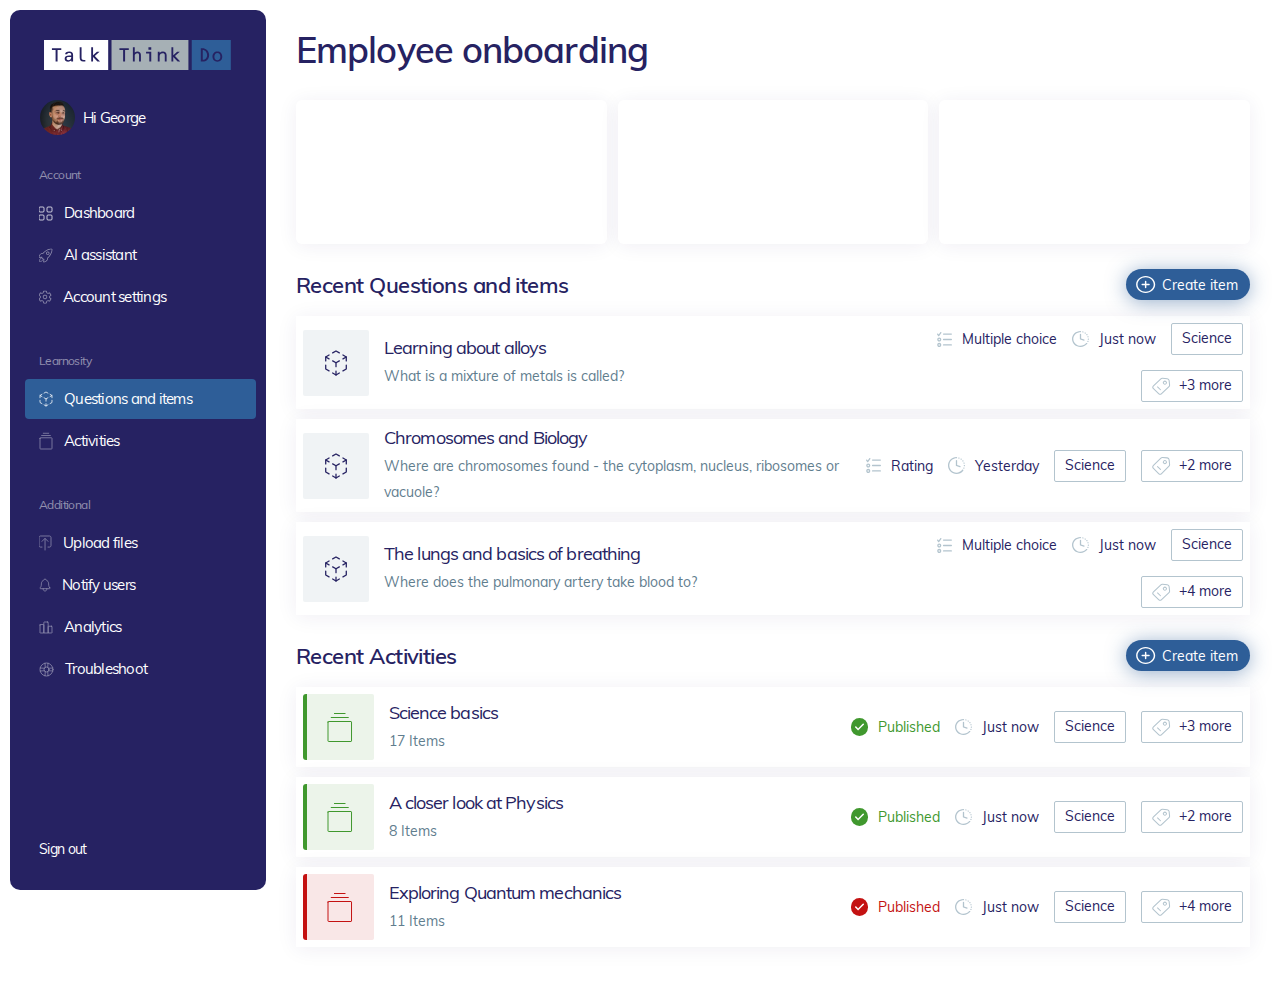
<file: index.html>
<!DOCTYPE html>
<html lang="en">

<head>
  <meta charset="UTF-8">
  <meta name="viewport" content="width=device-width, initial-scale=1.0">
  <title>Talk Think Do</title>

  <link rel="apple-touch-icon" sizes="180x180" href="./img/logo-ttd-line.svg">
  <link rel="icon" type="image/png" sizes="192x192" href="./img/logo-ttd-line.svg">
  <link rel="icon" type="image/png" sizes="32x32" href="./img/logo-ttd-line.svg">
  <link rel="icon" type="image/png" sizes="96x96" href="./img/logo-ttd-line.svg">
  <link rel="icon" type="image/png" sizes="16x16" href="./img/logo-ttd-line.svg">

  <link rel="stylesheet" href="https://cdn.jsdelivr.net/npm/bootstrap-icons@1.11.1/font/bootstrap-icons.css">
  <link rel="stylesheet" href="./fonts/style.css">
  <link rel="stylesheet" href="./css/style.min.css">
</head>

<body>
  <header class=" xlg:hidden bg-Primary text-White  py-3 fixed top-0 left-0 w-full z-20">
    <div class="px-4 flex flex-wrap justify-between gap-3">
      <button class="leftMenu"><svg xmlns="http://www.w3.org/2000/svg" width="30" height="30" fill="currentColor"
          class="bi bi-list" viewBox="0 0 16 16">
          <path fill-rule="evenodd"
            d="M2.5 12a.5.5 0 0 1 .5-.5h10a.5.5 0 0 1 0 1H3a.5.5 0 0 1-.5-.5zm0-4a.5.5 0 0 1 .5-.5h10a.5.5 0 0 1 0 1H3a.5.5 0 0 1-.5-.5zm0-4a.5.5 0 0 1 .5-.5h10a.5.5 0 0 1 0 1H3a.5.5 0 0 1-.5-.5z" />
        </svg></button>
      <a href="index.html"><img src="img/logo-ttd-line.svg" alt="img"></a>

    </div>
  </header>

  <!-- wrapper start  -->
  <div class="wrapper xlg:p-10px xlg:pt-0 pt-16">
    <!-- flex body wrapper start  -->
    <div>
      <!-- main left items start  -->
      <div
        class="leftMenuBody w-0 -left-96 xlg:w-64  z-50 bg-White  fixed  xlg:left-10px xlg:top-10px xlg:rounded-10px">
        <!-- Chnages some class for mobile -->
        <div class=" navWrapp bg-Primary text-White py-30px  xlg:px-15px xlg:rounded-10px z-50">
          <!-- Chnages some class for mobile -->
          <!-- cross button for mobile  -->
          <div class="xlg:hidden block text-right mb-3 -mt-3 pr-4">
            <button class="cross "><svg xmlns="http://www.w3.org/2000/svg" width="22" height="22" fill="currentColor"
                class="bi bi-x-lg" viewBox="0 0 16 16">
                <path
                  d="M2.146 2.854a.5.5 0 1 1 .708-.708L8 7.293l5.146-5.147a.5.5 0 0 1 .708.708L8.707 8l5.147 5.146a.5.5 0 0 1-.708.708L8 8.707l-5.146 5.147a.5.5 0 0 1-.708-.708L7.293 8 2.146 2.854Z" />
              </svg></button>
          </div>
          <!-- logo start  -->
          <div class="logo mb-30px px-15px h-30px">
            <a href="index.html"><img src="./img/logo-ttd-line.svg" alt="logo" class="m-auto text-center w-188px"></a>
          </div>
          <!-- logo  end -->
          <!-- userPro start  -->
          <div class="userPro pb-30px px-15px">
            <a href="" class="flex items-start">
              <img src="./img/img-profile.png" alt="user" class="w-35px h-35px rounded-full self-center">
              <span class="flex-1 self-center ml-2 text-White text-xsm leading-5 tracking-tighter">
                <span>Hi George</span>
              </span>
            </a>
          </div>
          <!-- userPro end  -->
          <!-- common nav start  -->
          <div class="commonNav pb-14  overflow-y-auto -mr-[5px]" id="commonNav">
            <!-- nav single item start  -->
            <div class="pb-8 last:pb-0">
              <h4 class="commonNavTitle">Account</h4>
              <ul>
                <!-- single item start  -->
                <li>
                  <a href="index.html" class="commonNavItem  ">
                    <svg xmlns="http://www.w3.org/2000/svg" class="self-center" width="14" height="15"
                      viewBox="0 0 14 15" fill="none">
                      <g opacity="1">
                        <rect y="1" width="5" height="5" rx="1" stroke="white" stroke-width="0.75" />
                        <rect y="9" width="5" height="5" rx="1" stroke="white" stroke-width="0.75" />
                        <rect x="8" y="1" width="5" height="5" rx="1" stroke="white" stroke-width="0.75" />
                        <rect x="8" y="9" width="5" height="5" rx="1" stroke="white" stroke-width="0.75" />
                      </g>
                    </svg>
                    <span class="commonNavItemText">
                      Dashboard
                    </span>
                  </a>
                </li>
                <!-- single item start  -->
                <!-- single item start  -->
                <li>
                  <a href="" class="commonNavItem">
                    <svg xmlns="http://www.w3.org/2000/svg" width="14" height="15" viewBox="0 0 14 15" fill="none">
                      <g opacity="0.5">
                        <path
                          d="M12.9315 1.17614L12.5642 1.25219L12.566 1.25994L12.9315 1.17614ZM12.8284 1.07011L12.7392 1.43437L12.7424 1.43511L12.8284 1.07011ZM5.07411 4.26564L5.33829 4.53179L5.33929 4.53079L5.07411 4.26564ZM4.04002 5.48792L4.0062 5.8614C4.13945 5.87346 4.26903 5.81362 4.34625 5.70437L4.04002 5.48792ZM2.16872 5.7225L2.01867 5.37882L2.01768 5.37926L2.16872 5.7225ZM0.00366107 9.00872L-0.366361 8.94782L-0.366469 8.94849L0.00366107 9.00872ZM0.30992 9.334L0.348162 9.70705L0.350875 9.70676L0.30992 9.334ZM2.84343 9.05564L3.21841 9.0522C3.21744 8.94622 3.17167 8.8456 3.09241 8.77522C3.01316 8.70485 2.90783 8.67131 2.80247 8.68288L2.84343 9.05564ZM2.8778 9.628L3.25094 9.59045L3.2505 9.58653L2.8778 9.628ZM3.04343 9.97486L3.30871 9.70979L3.30715 9.70825L3.04343 9.97486ZM4.0244 10.9566L4.2912 10.6931L4.28967 10.6916L4.0244 10.9566ZM4.37128 11.1224L4.41288 10.7497L4.40866 10.7493L4.37128 11.1224ZM4.93974 11.1568L5.3125 11.1977C5.32405 11.0924 5.29052 10.9871 5.2202 10.9079C5.14987 10.8286 5.04932 10.7828 4.94339 10.7818L4.93974 11.1568ZM4.66191 13.6902L4.28914 13.6493L4.28881 13.6525L4.66191 13.6902ZM4.98661 13.9964L4.92709 13.6261L4.92675 13.6262L4.98661 13.9964ZM8.27014 11.833L8.61378 11.9831L8.61396 11.9827L8.27014 11.833ZM8.50765 9.9661L8.29153 9.65964C8.18256 9.73648 8.1226 9.86541 8.13403 9.99825L8.50765 9.9661ZM9.73237 8.93116L9.46783 8.66536L9.46625 8.66694L9.73237 8.93116ZM9.71987 6.17601L9.45462 5.91092L9.45431 5.91123L9.71987 6.17601ZM13.2987 1.1001C13.2583 0.905032 13.1085 0.750859 12.9144 0.70511L12.7424 1.43511C12.6523 1.4139 12.583 1.34244 12.5643 1.25218L13.2987 1.1001ZM12.9175 0.705865C12.4202 0.584122 11.7972 0.607402 11.1337 0.725267C10.4634 0.844325 9.72188 1.06534 8.97297 1.36527C7.47924 1.96349 5.91832 2.891 4.80894 4.00048L5.33929 4.53079C6.35903 3.51096 7.82553 2.63272 9.25181 2.06151C9.9629 1.77673 10.6545 1.57211 11.2648 1.46371C11.8818 1.35412 12.3869 1.34811 12.7392 1.43436L12.9175 0.705865ZM4.80993 3.99949C4.41504 4.39146 4.05497 4.81706 3.73379 5.27148L4.34625 5.70437C4.64234 5.28545 4.97427 4.89311 5.33829 4.53178L4.80993 3.99949ZM4.07384 5.11445C3.38206 5.05181 2.65603 5.10056 2.01867 5.37882L2.31877 6.06617C2.79895 5.85652 3.38545 5.80519 4.0062 5.8614L4.07384 5.11445ZM2.01768 5.37926C1.1259 5.77169 0.562373 6.47594 0.209099 7.16248C-0.143483 7.84767 -0.298857 8.53769 -0.366361 8.94782L0.373683 9.06962C0.434307 8.70129 0.572535 8.09536 0.875987 7.50564C1.17875 6.91727 1.63368 6.36765 2.31976 6.06573L2.01768 5.37926ZM-0.366469 8.94849C-0.399266 9.15001 -0.336469 9.35538 -0.196462 9.50408L0.349591 8.98996C0.369547 9.01115 0.378447 9.04036 0.373791 9.06896L-0.366469 8.94849ZM-0.196462 9.50408C-0.0564367 9.6528 0.144877 9.72788 0.348161 9.70704L0.271678 8.96095C0.300822 8.95797 0.329616 8.96874 0.349591 8.98996L-0.196462 9.50408ZM0.350875 9.70676L2.88438 9.4284L2.80247 8.68288L0.268964 8.96124L0.350875 9.70676ZM2.46844 9.05907C2.47031 9.26303 2.48255 9.46676 2.5051 9.66947L3.2505 9.58653C3.23076 9.40908 3.22005 9.23074 3.21841 9.0522L2.46844 9.05907ZM2.50469 9.66555C2.52664 9.88364 2.62387 10.0873 2.77972 10.2415L3.30715 9.70825C3.27532 9.67677 3.25541 9.63512 3.25092 9.59045L2.50469 9.66555ZM2.77816 10.2399L3.75912 11.2217L4.28967 10.6916L3.30871 9.7098L2.77816 10.2399ZM3.7576 11.2201C3.91177 11.3762 4.11558 11.4737 4.3339 11.4955L4.40866 10.7493C4.36422 10.7448 4.32267 10.725 4.2912 10.6931L3.7576 11.2201ZM4.32968 11.4951C4.53107 11.5176 4.73346 11.5298 4.93608 11.5318L4.94339 10.7818C4.76612 10.7801 4.58906 10.7694 4.41288 10.7497L4.32968 11.4951ZM4.56697 11.1159L4.28915 13.6493L5.03468 13.7311L5.3125 11.1977L4.56697 11.1159ZM4.28881 13.6525C4.26832 13.8553 4.3432 14.0563 4.49159 14.1962L5.00614 13.6506C5.02731 13.6705 5.03792 13.6991 5.03502 13.7279L4.28881 13.6525ZM4.49159 14.1962C4.63999 14.3361 4.84504 14.3992 5.04648 14.3666L4.92675 13.6262C4.95562 13.6215 4.98496 13.6306 5.00614 13.6506L4.49159 14.1962ZM5.04614 14.3666C5.45698 14.3006 6.14775 14.1458 6.83307 13.7933C7.51975 13.4401 8.22375 12.876 8.61378 11.9831L7.9265 11.6829C7.62682 12.3689 7.07813 12.8239 6.49001 13.1264C5.90053 13.4296 5.29439 13.5671 4.92709 13.6261L5.04614 14.3666ZM8.61396 11.9827C8.8917 11.3448 8.9405 10.6223 8.88127 9.93395L8.13403 9.99825C8.1873 10.6173 8.13609 11.2015 7.92632 11.6833L8.61396 11.9827ZM8.72377 10.2726C9.17923 9.95135 9.60576 9.59092 9.99848 9.19537L9.46625 8.66694C9.10433 9.03148 8.71125 9.36364 8.29153 9.65964L8.72377 10.2726ZM9.9969 9.19695C11.1096 8.08957 12.0367 6.55054 12.6347 5.06578C12.9344 4.32152 13.155 3.58207 13.2742 2.90726C13.3923 2.23777 13.4151 1.60714 13.297 1.09234L12.566 1.25994C12.6527 1.63792 12.645 2.15722 12.5356 2.77688C12.4271 3.39122 12.2231 4.08015 11.939 4.7856C11.3692 6.20025 10.4921 7.64594 9.46783 8.66536L9.9969 9.19695ZM8.09818 5.91092C7.82368 5.63625 7.74146 5.223 7.89004 4.86393L7.19703 4.57716C6.93257 5.21626 7.0788 5.9519 7.5677 6.44109L8.09818 5.91092ZM7.89004 4.86393C8.03861 4.50491 8.38852 4.27104 8.7764 4.27104V3.52104C8.0848 3.52104 7.46152 3.93802 7.19703 4.57716L7.89004 4.86393ZM8.7764 4.27104C9.16429 4.27104 9.5142 4.50491 9.66276 4.86393L10.3558 4.57716C10.0913 3.93802 9.46801 3.52104 8.7764 3.52104V4.27104ZM9.66276 4.86393C9.81135 5.223 9.72913 5.63625 9.45462 5.91092L9.98511 6.44109C10.474 5.9519 10.6202 5.21626 10.3558 4.57716L9.66276 4.86393ZM9.45431 5.91123C9.2746 6.09147 9.03069 6.19271 8.7764 6.19271V6.94271C9.23008 6.94271 9.66506 6.76209 9.98542 6.44078L9.45431 5.91123ZM8.7764 6.19271C8.52212 6.19271 8.27821 6.09147 8.09849 5.91123L7.56739 6.44078C7.88775 6.76209 8.32273 6.94271 8.7764 6.94271V6.19271Z"
                          fill="white" />
                        <path
                          d="M1.92629 10.5024C1.61475 10.5407 1.32493 10.6821 1.10283 10.904C0.552189 11.457 0.5 13.505 0.5 13.505C0.5 13.505 2.54756 13.4528 3.09851 12.901C3.3212 12.6791 3.46267 12.3886 3.50008 12.0763"
                          stroke="white" stroke-width="0.75" stroke-linecap="round" stroke-linejoin="round" />
                      </g>
                    </svg>
                    <span class="commonNavItemText">
                      AI assistant
                    </span>
                  </a>
                </li>
                <!-- single item start  -->
                <!-- single item start  -->
                <li>
                  <a href="" class="commonNavItem">
                    <svg xmlns="http://www.w3.org/2000/svg" width="13" height="14" viewBox="0 0 13 14" fill="none">
                      <g opacity="0.5">
                        <path
                          d="M7.83708 6.82364L8.21016 6.78574L8.21009 6.7851L7.83708 6.82364ZM10.6263 7L11.0013 7.00227V7H10.6263ZM10.5822 7.5829L10.2111 7.52869C10.1914 7.66355 10.2464 7.79848 10.3548 7.88111L10.5822 7.5829ZM11.8862 8.5771L12.1216 8.28499L12.1136 8.27889L11.8862 8.5771ZM11.9569 8.96262L11.6349 8.77033L11.6346 8.77096L11.9569 8.96262ZM10.7232 11.0374L11.0434 11.2327L11.0455 11.229L10.7232 11.0374ZM10.3442 11.1661L10.2075 11.5153L10.2142 11.5178L10.3442 11.1661ZM9.04911 10.6592L9.18579 10.31L9.18446 10.3094L9.04911 10.6592ZM8.61155 10.7082L8.82014 11.0199L8.82185 11.0187L8.61155 10.7082ZM7.99024 11.0598L7.8304 10.7206L7.83006 10.7207L7.99024 11.0598ZM7.73584 11.4002L8.10698 11.4538L8.10706 11.4533L7.73584 11.4002ZM7.54172 12.7429L7.91102 12.8093L7.91286 12.7966L7.54172 12.7429ZM7.23366 13L7.23366 13.3751L7.24138 13.3749L7.23366 13ZM4.76634 13L4.76003 13.375H4.76634V13ZM4.45799 12.7513L4.08685 12.805C4.08801 12.813 4.08944 12.821 4.09112 12.8289L4.45799 12.7513ZM4.26416 11.4106L4.63531 11.3569L4.63511 11.3556L4.26416 11.4106ZM4.00456 11.0679L3.84527 11.4074L3.84712 11.4083L4.00456 11.0679ZM3.38557 10.7155L3.59631 10.4053L3.59565 10.4049L3.38557 10.7155ZM2.94974 10.6676L2.81316 10.3183L2.81309 10.3184L2.94974 10.6676ZM1.65492 11.1742L1.78512 11.5259L1.79157 11.5234L1.65492 11.1742ZM1.27591 11.0458L0.953563 11.2375L0.955965 11.2414L1.27591 11.0458ZM0.0422502 8.97103L0.364576 8.77937L0.364045 8.77848L0.0422502 8.97103ZM0.112918 8.58551L-0.114662 8.28731L-0.122135 8.29332L0.112918 8.58551ZM1.21505 7.74439L1.44256 8.0425L1.44414 8.04128L1.21505 7.74439ZM1.38812 7.34963L1.01457 7.3828L1.01487 7.38589L1.38812 7.34963ZM1.38812 6.6529L1.7615 6.68773L1.7617 6.68543L1.38812 6.6529ZM1.21303 6.26206L0.985451 6.5601L0.985706 6.5603L1.21303 6.26206ZM0.111476 5.42093L-0.126791 5.71082L-0.116105 5.71898L0.111476 5.42093ZM0.0431155 5.03738L0.365106 5.2296L0.36544 5.22904L0.0431155 5.03738ZM1.27678 2.96262L0.956635 2.76729L0.954453 2.77096L1.27678 2.96262ZM1.65579 2.83393L1.7925 2.48466L1.7858 2.48218L1.65579 2.83393ZM2.95089 3.34084L2.81421 3.69005L2.81554 3.69056L2.95089 3.34084ZM3.38845 3.29178L3.17986 2.98014L3.17815 2.9813L3.38845 3.29178ZM4.00976 2.94019L4.1696 3.27942L4.16994 3.27925L4.00976 2.94019ZM4.26416 2.59981L3.89302 2.54616L3.89294 2.54668L4.26416 2.59981ZM4.45828 1.2571L4.08898 1.1907L4.08714 1.20345L4.45828 1.2571ZM4.76634 1L4.76634 0.624921L4.75862 0.625079L4.76634 1ZM7.23366 1L7.23997 0.625H7.23366V1ZM7.54201 1.24869L7.91315 1.19504C7.91199 1.187 7.91056 1.179 7.90888 1.17106L7.54201 1.24869ZM7.73584 2.58944L7.36469 2.6431L7.36489 2.64439L7.73584 2.58944ZM7.99544 2.93206L8.15473 2.59256L8.15288 2.59171L7.99544 2.93206ZM8.61443 3.28449L8.40369 3.59467L8.40435 3.59511L8.61443 3.28449ZM9.05026 3.33243L9.18684 3.68167L9.18691 3.68165L9.05026 3.33243ZM10.3451 2.82579L10.2149 2.47405L10.2084 2.47658L10.3451 2.82579ZM10.7241 2.95421L11.0464 2.76254L11.044 2.75861L10.7241 2.95421ZM11.9577 5.02897L11.6354 5.22063L11.636 5.22152L11.9577 5.02897ZM11.8871 5.41449L12.1147 5.71269L12.1221 5.70668L11.8871 5.41449ZM10.7849 6.25561L10.5574 5.9575L10.557 5.95788L10.7849 6.25561ZM10.6104 6.65037L10.9842 6.61972L10.9838 6.61499L10.6104 6.65037ZM6.21726 4.84102C5.29021 4.75202 4.39826 5.23821 3.99414 6.06847L4.6685 6.3967C4.93142 5.85653 5.52051 5.52758 6.14559 5.58758L6.21726 4.84102ZM3.99414 6.06847C3.58888 6.90107 3.76721 7.89029 4.43328 8.53773L4.95604 7.99993C4.51924 7.57535 4.40671 6.93453 4.6685 6.3967L3.99414 6.06847ZM4.43328 8.53773C5.09717 9.18305 6.10214 9.35088 6.94618 8.96271L6.63281 8.28132C6.067 8.54153 5.39502 8.42663 4.95604 7.99993L4.43328 8.53773ZM6.94618 8.96271C7.79213 8.57366 8.30352 7.70458 8.21016 6.78574L7.464 6.86155C7.52394 7.45144 7.19672 8.02198 6.63281 8.28132L6.94618 8.96271ZM8.21009 6.7851C8.10309 5.74954 7.26341 4.94315 6.21787 4.84107L6.14499 5.58752C6.85023 5.65638 7.39522 6.19593 7.46407 6.86219L8.21009 6.7851ZM10.2513 6.99773C10.2502 7.17539 10.2368 7.35277 10.2111 7.52869L10.9532 7.6371C10.984 7.4268 11 7.2147 11.0013 7.00227L10.2513 6.99773ZM10.3548 7.88111L11.6589 8.87532L12.1136 8.27889L10.8095 7.28468L10.3548 7.88111ZM11.6509 8.86911C11.6248 8.84807 11.6141 8.80516 11.6349 8.77033L12.2788 9.15491C12.4526 8.86401 12.3821 8.49509 12.1215 8.2851L11.6509 8.86911ZM11.6346 8.77096L10.4009 10.8457L11.0455 11.229L12.2792 9.15427L11.6346 8.77096ZM10.4031 10.8421C10.4215 10.8119 10.4521 10.8062 10.4742 10.8143L10.2142 11.5178C10.5197 11.6307 10.8702 11.5164 11.0433 11.2327L10.4031 10.8421ZM10.4809 10.8169L9.18579 10.31L8.91243 11.0084L10.2075 11.5153L10.4809 10.8169ZM9.18446 10.3094C8.92544 10.2092 8.63181 10.2416 8.40124 10.3977L8.82185 11.0187C8.8475 11.0013 8.88264 10.9968 8.91376 11.0089L9.18446 10.3094ZM8.40295 10.3966C8.2209 10.5185 8.0295 10.6268 7.8304 10.7206L8.15008 11.399C8.38289 11.2893 8.60689 11.1626 8.82014 11.0199L8.40295 10.3966ZM7.83006 10.7207C7.5814 10.8382 7.40408 11.0714 7.36462 11.3471L8.10706 11.4533C8.10985 11.4338 8.12334 11.4117 8.15043 11.3989L7.83006 10.7207ZM7.3647 11.3465L7.17058 12.6892L7.91286 12.7966L8.10698 11.4538L7.3647 11.3465ZM7.17264 12.6765C7.17923 12.6399 7.2074 12.6255 7.22595 12.6251L7.24138 13.3749C7.56532 13.3683 7.85162 13.1384 7.9108 12.8093L7.17264 12.6765ZM7.23366 12.625H4.76634V13.375H7.23366V12.625ZM4.77264 12.6251C4.79048 12.6254 4.81748 12.6387 4.82487 12.6737L4.09112 12.8289C4.15896 13.1495 4.4422 13.3696 4.76003 13.3749L4.77264 12.6251ZM4.82914 12.6977L4.6353 11.3569L3.89302 11.4642L4.08685 12.805L4.82914 12.6977ZM4.63511 11.3556C4.59398 11.0779 4.41361 10.844 4.16201 10.7276L3.84712 11.4083C3.87563 11.4215 3.89013 11.4447 3.89321 11.4655L4.63511 11.3556ZM4.16385 10.7285C3.96599 10.6356 3.7762 10.5276 3.59631 10.4053L3.17483 11.0257C3.38755 11.1702 3.61176 11.2979 3.84528 11.4074L4.16385 10.7285ZM3.59565 10.4049C3.36516 10.249 3.07162 10.2173 2.81316 10.3183L3.08631 11.0168C3.11647 11.005 3.15062 11.0093 3.17549 11.0261L3.59565 10.4049ZM2.81309 10.3184L1.51828 10.825L1.79157 11.5234L3.08638 11.0168L2.81309 10.3184ZM1.52475 10.8225C1.54682 10.8144 1.57743 10.82 1.59586 10.8502L0.955965 11.2414C1.12926 11.5249 1.47972 11.6389 1.7851 11.5259L1.52475 10.8225ZM1.59824 10.8541L0.364575 8.77937L-0.280075 9.16268L0.953588 11.2374L1.59824 10.8541ZM0.364045 8.77848C0.38497 8.81346 0.374228 8.85658 0.347972 8.8777L-0.122135 8.29332C-0.383131 8.50328 -0.453661 8.87257 -0.279544 9.16357L0.364045 8.77848ZM0.340424 8.88362L1.44256 8.0425L0.987546 7.44629L-0.114588 8.28741L0.340424 8.88362ZM1.44414 8.04128C1.66682 7.86946 1.78883 7.59611 1.76136 7.31336L1.01487 7.38589C1.01686 7.40629 1.00864 7.43001 0.985966 7.4475L1.44414 8.04128ZM1.76165 7.31645C1.752 7.20789 1.74639 7.10261 1.74639 6.99916H0.996387C0.996387 7.12954 1.00346 7.25753 1.01459 7.3828L1.76165 7.31645ZM1.74639 6.99916C1.74639 6.89526 1.75177 6.79201 1.76149 6.68773L1.01474 6.61806C1.00312 6.74257 0.996387 6.86923 0.996387 6.99916H1.74639ZM1.7617 6.68543C1.78621 6.40402 1.66275 6.13333 1.44036 5.96381L0.985706 6.5603C1.00808 6.57735 1.01626 6.6005 1.01453 6.62037L1.7617 6.68543ZM1.44061 5.96401L0.339057 5.12289L-0.116105 5.71898L0.985451 6.5601L1.44061 5.96401ZM0.349591 5.13123C0.375418 5.15246 0.385706 5.19509 0.365105 5.2296L-0.278874 4.84517C-0.451175 5.13379 -0.383269 5.4997 -0.126638 5.71064L0.349591 5.13123ZM0.36544 5.22904L1.5991 3.15427L0.954453 2.77096L-0.279209 4.84573L0.36544 5.22904ZM1.5969 3.15793C1.57848 3.18812 1.54785 3.19383 1.52578 3.18567L1.7858 2.48218C1.48028 2.36926 1.12976 2.48358 0.956656 2.7673L1.5969 3.15793ZM1.51911 3.18313L2.81421 3.69004L3.08757 2.99164L1.79247 2.48472L1.51911 3.18313ZM2.81554 3.69056C3.07456 3.79081 3.36819 3.75844 3.59876 3.60225L3.17815 2.9813C3.1525 2.99867 3.11736 3.00316 3.08624 2.99112L2.81554 3.69056ZM3.59705 3.60341C3.7791 3.48154 3.9705 3.37323 4.1696 3.27942L3.84992 2.60096C3.61711 2.71065 3.39311 2.8374 3.17986 2.98014L3.59705 3.60341ZM4.16994 3.27925C4.4186 3.16178 4.59592 2.92862 4.63538 2.65294L3.89294 2.54668C3.89015 2.56618 3.87666 2.58832 3.84957 2.60112L4.16994 3.27925ZM4.6353 2.65347L4.82942 1.31076L4.08714 1.20345L3.89302 2.54616L4.6353 2.65347ZM4.82736 1.32346C4.82077 1.36012 4.7926 1.37454 4.77405 1.37492L4.75862 0.625079C4.43468 0.631747 4.14838 0.861608 4.0892 1.19074L4.82736 1.32346ZM4.76634 1.375H7.23366V0.625H4.76634V1.375ZM7.22736 1.37495C7.20952 1.37465 7.18252 1.36125 7.17513 1.32632L7.90888 1.17106C7.84104 0.850463 7.5578 0.630398 7.23997 0.625053L7.22736 1.37495ZM7.17086 1.30235L7.3647 2.6431L8.10698 2.53578L7.91315 1.19504L7.17086 1.30235ZM7.36489 2.64439C7.40602 2.92208 7.58639 3.15601 7.83799 3.2724L8.15288 2.59171C8.12437 2.57852 8.10987 2.55527 8.10679 2.53449L7.36489 2.64439ZM7.83615 3.27154C8.03401 3.36438 8.2238 3.47245 8.40369 3.59467L8.82517 2.9743C8.61245 2.82978 8.38824 2.70213 8.15472 2.59257L7.83615 3.27154ZM8.40435 3.59511C8.63484 3.751 8.92839 3.78275 9.18684 3.68167L8.91369 2.98319C8.88353 2.99498 8.84938 2.99068 8.82451 2.97386L8.40435 3.59511ZM9.18691 3.68165L10.4817 3.17501L10.2084 2.47658L8.91362 2.98321L9.18691 3.68165ZM10.4753 3.17748C10.4532 3.18564 10.4226 3.17995 10.4041 3.1498L11.044 2.75861C10.8707 2.47514 10.5203 2.36108 10.2149 2.47411L10.4753 3.17748ZM10.4018 3.14586L11.6354 5.22063L12.2801 4.83732L11.0464 2.76255L10.4018 3.14586ZM11.636 5.22152C11.615 5.18655 11.6258 5.14342 11.652 5.1223L12.1221 5.70668C12.3831 5.49672 12.4537 5.12742 12.2795 4.83643L11.636 5.22152ZM11.6596 5.11638L10.5574 5.9575L11.0125 6.55371L12.1146 5.71259L11.6596 5.11638ZM10.557 5.95788C10.3333 6.12912 10.2103 6.40253 10.2371 6.68576L10.9838 6.61499C10.9818 6.59456 10.9901 6.5708 11.0129 6.55334L10.557 5.95788ZM10.2367 6.68102C10.2457 6.79051 10.2513 6.89639 10.2513 7H11.0013C11.0013 6.86978 10.9942 6.74239 10.9842 6.61973L10.2367 6.68102Z"
                          fill="white" />
                      </g>
                    </svg>
                    <span class="commonNavItemText">
                      Account settings
                    </span>
                  </a>
                </li>
                <!-- single item start  -->

              </ul>
            </div>
            <!-- nav single item end -->
            <!-- nav single item start  -->
            <div class="pb-8 last:pb-0">
              <h4 class="commonNavTitle">Learnosity</h4>
              <ul>
                <!-- single item start  -->
                <li>
                  <a href="QuestionsAndItems.html" class="commonNavItem active">
                    <svg xmlns="http://www.w3.org/2000/svg" width="14" height="16" viewBox="0 0 14 16" fill="none">
                      <g opacity="0.5">
                        <path d="M2.95 3.32495L1 4.48741V6.76177" stroke="white" stroke-width="0.75"
                          stroke-linecap="round" stroke-linejoin="round" />
                        <path d="M1 9.23828V11.5126L2.95 12.6246" stroke="white" stroke-width="0.75"
                          stroke-linecap="round" stroke-linejoin="round" />
                        <path d="M5.0498 13.8376L6.9998 15.0001L8.9498 13.8376" stroke="white" stroke-width="0.75"
                          stroke-linecap="round" stroke-linejoin="round" />
                        <path d="M11.0498 12.6246L12.9998 11.5126V9.23828" stroke="white" stroke-width="0.75"
                          stroke-linecap="round" stroke-linejoin="round" />
                        <path d="M12.9998 6.76177V4.48741L11.0498 3.32495" stroke="white" stroke-width="0.75"
                          stroke-linecap="round" stroke-linejoin="round" />
                        <path d="M8.9498 2.11191L6.9998 1L5.0498 2.11191" stroke="white" stroke-width="0.75"
                          stroke-linecap="round" stroke-linejoin="round" />
                        <path d="M7 15V12.7256" stroke="white" stroke-width="0.75" stroke-linecap="round"
                          stroke-linejoin="round" />
                        <path d="M7 10.148V7.87363L8.95 6.76172" stroke="white" stroke-width="0.75"
                          stroke-linecap="round" stroke-linejoin="round" />
                        <path d="M11.0498 5.59922L12.9998 4.4873" stroke="white" stroke-width="0.75"
                          stroke-linecap="round" stroke-linejoin="round" />
                        <path d="M6.9998 7.87363L5.0498 6.76172" stroke="white" stroke-width="0.75"
                          stroke-linecap="round" stroke-linejoin="round" />
                        <path d="M2.95 5.59922L1 4.4873" stroke="white" stroke-width="0.75" stroke-linecap="round"
                          stroke-linejoin="round" />
                      </g>
                    </svg>
                    <span class="commonNavItemText">
                      Questions and items
                    </span>
                  </a>
                </li>
                <!-- single item start  -->
                <!-- single item start  -->
                <li>
                  <a href="" class="commonNavItem">
                    <svg xmlns="http://www.w3.org/2000/svg" width="14" height="18" viewBox="0 0 14 18" fill="none">
                      <g opacity="0.5">
                        <path d="M4.27246 1.2807H9.72701" stroke="white" stroke-width="0.75" stroke-linecap="round" />
                        <path d="M2.63672 3.52631H11.364" stroke="white" stroke-width="0.75" stroke-linecap="round" />
                        <path fill-rule="evenodd" clip-rule="evenodd"
                          d="M1 6.31743C1 6.01618 1.24421 5.77197 1.54545 5.77197H12.4545C12.7558 5.77197 13 6.01618 13 6.31743V16.4546C13 16.7558 12.7558 17 12.4545 17H1.54545C1.24421 17 1 16.7558 1 16.4546L1 6.31743Z"
                          stroke="white" stroke-width="0.75" stroke-linecap="round" />
                      </g>
                    </svg>
                    <span class="commonNavItemText">
                      Activities
                    </span>
                  </a>
                </li>
                <!-- single item start  -->


              </ul>
            </div>
            <!-- nav single item end -->
            <!-- nav single item start  -->
            <div class="pb-8 last:pb-0">
              <h4 class="commonNavTitle">Additional</h4>
              <ul>
                <!-- single item start  -->
                <li>
                  <a href="" class="commonNavItem">
                    <svg xmlns="http://www.w3.org/2000/svg" width="13" height="16" viewBox="0 0 13 16" fill="none">
                      <g opacity="0.5">
                        <path
                          d="M3 12.0769H1.5C0.671573 12.0769 0 11.3881 0 10.5384L0 2.53844C0 1.68877 0.671573 0.999981 1.5 0.999981H10.5C11.3284 0.999981 12 1.68877 12 2.53844V10.5384C12 11.3881 11.3284 12.0769 10.5 12.0769H9"
                          stroke="white" stroke-width="0.75" stroke-linecap="round" stroke-linejoin="round" />
                        <path d="M9 6.38452L6 3.3076L3 6.38452" stroke="white" stroke-width="0.75"
                          stroke-linecap="round" stroke-linejoin="round" />
                        <path d="M6.03145 15L6.03145 3.92308" stroke="white" stroke-width="0.75" stroke-linecap="round"
                          stroke-linejoin="round" />
                      </g>
                    </svg>
                    <span class="commonNavItemText">
                      Upload files
                    </span>
                  </a>
                </li>
                <!-- single item start  -->
                <!-- single item start  -->
                <li>
                  <a href="" class="commonNavItem">
                    <svg xmlns="http://www.w3.org/2000/svg" width="12" height="14" viewBox="0 0 12 14" fill="none">
                      <g opacity="0.5">
                        <path fill-rule="evenodd" clip-rule="evenodd"
                          d="M10.8735 9.75279C10.1446 8.84615 9.62993 8.38462 9.62993 5.8851C9.62993 3.59615 8.47977 2.78067 7.53313 2.38462C7.40738 2.33212 7.28902 2.21154 7.2507 2.08029C7.08465 1.50596 6.61913 1 6.00034 1C5.38155 1 4.91575 1.50625 4.7514 2.08087C4.71308 2.21356 4.59471 2.33212 4.46897 2.38462C3.52119 2.78125 2.37217 3.59385 2.37217 5.8851C2.37075 8.38462 1.85613 8.84615 1.1272 9.75279C0.825182 10.1284 1.08973 10.6923 1.61798 10.6923H10.3855C10.9109 10.6923 11.1738 10.1266 10.8735 9.75279Z"
                          stroke="white" stroke-width="0.75" stroke-linecap="round" stroke-linejoin="round" />
                        <path
                          d="M7.81688 10.6924V11.1539C7.81688 12.1735 7.00354 13.0001 6.00024 13.0001C4.99693 13.0001 4.18359 12.1735 4.18359 11.1539V10.6924"
                          stroke="white" stroke-width="0.75" stroke-linecap="round" stroke-linejoin="round" />
                      </g>
                    </svg>
                    <span class="commonNavItemText">
                      Notify users
                    </span>
                  </a>
                </li>
                <!-- single item start  -->
                <!-- single item start  -->
                <li>
                  <a href="" class="commonNavItem">
                    <svg xmlns="http://www.w3.org/2000/svg" width="14" height="13" viewBox="0 0 14 13" fill="none">
                      <g opacity="0.5">
                        <path fill-rule="evenodd" clip-rule="evenodd"
                          d="M1 3.96165V11.7886C1 11.9054 1.09594 12.0001 1.21429 12.0001H4.85714V3.96165C4.85714 3.72799 4.66526 3.53857 4.42857 3.53857H1.42857C1.19188 3.53857 1 3.72799 1 3.96165Z"
                          stroke="white" stroke-width="0.75" stroke-linecap="round" stroke-linejoin="round" />
                        <path fill-rule="evenodd" clip-rule="evenodd"
                          d="M8.71456 1H5.28599C5.0493 1 4.85742 1.18942 4.85742 1.42308V12H9.14314V1.42308C9.14314 1.18942 8.95126 1 8.71456 1Z"
                          stroke="white" stroke-width="0.75" stroke-linecap="round" stroke-linejoin="round" />
                        <path fill-rule="evenodd" clip-rule="evenodd"
                          d="M12.5711 5.23071H9.57115C9.33446 5.23071 9.14258 5.42013 9.14258 5.65379V11.9999H12.7854C12.9038 11.9999 12.9997 11.9052 12.9997 11.7884V5.65379C12.9997 5.42013 12.8078 5.23071 12.5711 5.23071Z"
                          stroke="white" stroke-width="0.75" stroke-linecap="round" stroke-linejoin="round" />
                      </g>
                    </svg>
                    <span class="commonNavItemText">
                      Analytics
                    </span>
                  </a>
                </li>
                <!-- single item start  -->


                <!-- single item start  -->
                <li>
                  <a href="" class="commonNavItem">
                    <svg xmlns="http://www.w3.org/2000/svg" width="15" height="15" viewBox="0 0 15 15" fill="none">
                      <g opacity="0.5">
                        <circle cx="7.5" cy="7.5" r="6.5" stroke="white" stroke-width="0.75" stroke-linecap="round"
                          stroke-linejoin="round" />
                        <circle cx="7.5" cy="7.5" r="2.5" stroke="white" stroke-width="0.75" stroke-linecap="round"
                          stroke-linejoin="round" />
                        <path d="M6 1.1875L6.25 5.3125" stroke="white" stroke-width="0.75" stroke-linecap="round"
                          stroke-linejoin="round" />
                        <path d="M8.75 5.3125L9 1.1875" stroke="white" stroke-width="0.75" stroke-linecap="round"
                          stroke-linejoin="round" />
                        <path d="M6 13.8125L6.25 9.6875" stroke="white" stroke-width="0.75" stroke-linecap="round"
                          stroke-linejoin="round" />
                        <path d="M8.75 9.6875L9 13.8125" stroke="white" stroke-width="0.75" stroke-linecap="round"
                          stroke-linejoin="round" />
                        <path d="M13.8125 6L9.6875 6.25" stroke="white" stroke-width="0.75" stroke-linecap="round"
                          stroke-linejoin="round" />
                        <path d="M9.6875 8.75L13.8125 9" stroke="white" stroke-width="0.75" stroke-linecap="round"
                          stroke-linejoin="round" />
                        <path d="M1.1875 6L5.3125 6.25" stroke="white" stroke-width="0.75" stroke-linecap="round"
                          stroke-linejoin="round" />
                        <path d="M5.3125 8.75L1.1875 9" stroke="white" stroke-width="0.75" stroke-linecap="round"
                          stroke-linejoin="round" />
                      </g>
                    </svg>
                    <span class="commonNavItemText">
                      Troubleshoot
                    </span>
                  </a>
                </li>
                <!-- single item start  -->


              </ul>
            </div>
            <!-- nav single item end -->


          </div>
          <!-- common nav end -->
          <!-- Sign out start  -->
          <div class="signOut pt-4 pl-14px">
            <button type="button" class="bg-none p-0 m-0 text-sm tracking-tighter">Sign out</button>
          </div>
          <!-- Sign out end -->
        </div>
      </div>
      <!-- main left items end -->
      <!-- main right items start  -->
      <div class=" w-full xlg:pl-64">
        <div class="commonPadding">

          <!-- Employee onboarding start  -->
          <div class="Employee ">
            <h2 class="lg:text-4xl text-2xl leading-[45px] text-Primary tracking-tight font-semibold pb-30px">Employee
              onboarding
            </h2>
            <div class="grid lg:grid-cols-3 grid-cols-1 gap-11px">
              <!-- single item start  -->
              <div>
                <div class="bg-White w-full h-36 shadow-4xl rounded-md"></div>
              </div>
              <!-- single item end -->
              <!-- single item start  -->
              <div>
                <div class="bg-White w-full h-36 shadow-4xl rounded-md"></div>
              </div>
              <!-- single item end -->
              <!-- single item start  -->
              <div>
                <div class="bg-White w-full h-36 shadow-4xl rounded-md"></div>
              </div>
              <!-- single item end -->
            </div>
          </div>
          <!-- Employee onboarding end -->
          <!-- Recent Questions and items start  -->
          <div class="pt-25px">
            <!-- top item start  -->
            <div class="commonItem11">
              <h4 class="commonItem12">Recent Questions
                and items</h4>
              <button type="button" class="commonItem1">
                <svg xmlns="http://www.w3.org/2000/svg" width="20" class="self-center" height="17" viewBox="0 0 20 17"
                  fill="none">
                  <path fill-rule="evenodd" clip-rule="evenodd"
                    d="M0.103516 8.5C0.103516 13.1944 4.37582 17 9.64597 17C14.9136 16.9946 19.1824 13.1922 19.1884 8.5C19.1884 3.80558 14.9161 0 9.64597 0C4.37582 0 0.103516 3.80558 0.103516 8.5ZM1.57159 8.5C1.57159 4.5278 5.18661 1.30769 9.64597 1.30769C14.1033 1.31202 17.7155 4.52959 17.7204 8.5C17.7204 12.4722 14.1053 15.6923 9.64597 15.6923C5.18661 15.6923 1.57159 12.4722 1.57159 8.5ZM9.63643 12.204C9.23103 12.204 8.90239 11.9113 8.90239 11.5502V9.15385H6.21289C5.80749 9.15385 5.47885 8.86111 5.47885 8.5C5.47885 8.13889 5.80749 7.84615 6.21289 7.84615H8.90239V5.44981C8.90239 5.0887 9.23103 4.79596 9.63643 4.79596C10.0418 4.79596 10.3705 5.0887 10.3705 5.44981V7.84615H13.06C13.4654 7.84615 13.794 8.13889 13.794 8.5C13.794 8.86111 13.4654 9.15385 13.06 9.15385H10.3705V11.5502C10.3705 11.9113 10.0418 12.204 9.63643 12.204Z"
                    fill="white" />
                </svg>
                <span class="self-center">Create item</span></button>
            </div>
            <!-- top item end  -->
            <!-- single item wrapp start  -->
            <div class="">

              <!-- single item start  -->
              <a href="" class="commonItem2">
                <!-- left item start  -->
                <span class="col-span-7 self-center">
                  <span class="flex items-start ">
                    <span class="commonItem7">
                      <svg xmlns="http://www.w3.org/2000/svg" width="24" height="28" viewBox="0 0 14 16" fill="none">
                        <path d="M2.95 3.32495L1 4.48741V6.76177" stroke="#262262" stroke-width="0.75"
                          stroke-linecap="round" stroke-linejoin="round" />
                        <path d="M1 9.23828V11.5126L2.95 12.6246" stroke="#262262" stroke-width="0.75"
                          stroke-linecap="round" stroke-linejoin="round" />
                        <path d="M5.0498 13.8376L6.9998 15.0001L8.9498 13.8376" stroke="#262262" stroke-width="0.75"
                          stroke-linecap="round" stroke-linejoin="round" />
                        <path d="M11.0498 12.6246L12.9998 11.5126V9.23828" stroke="#262262" stroke-width="0.75"
                          stroke-linecap="round" stroke-linejoin="round" />
                        <path d="M12.9998 6.76177V4.48741L11.0498 3.32495" stroke="#262262" stroke-width="0.75"
                          stroke-linecap="round" stroke-linejoin="round" />
                        <path d="M8.9498 2.11191L6.9998 1L5.0498 2.11191" stroke="#262262" stroke-width="0.75"
                          stroke-linecap="round" stroke-linejoin="round" />
                        <path d="M7 15V12.7256" stroke="#262262" stroke-width="0.75" stroke-linecap="round"
                          stroke-linejoin="round" />
                        <path d="M7 10.148V7.87363L8.95 6.76172" stroke="#262262" stroke-width="0.75"
                          stroke-linecap="round" stroke-linejoin="round" />
                        <path d="M11.0498 5.59922L12.9998 4.4873" stroke="#262262" stroke-width="0.75"
                          stroke-linecap="round" stroke-linejoin="round" />
                        <path d="M6.9998 7.87363L5.0498 6.76172" stroke="#262262" stroke-width="0.75"
                          stroke-linecap="round" stroke-linejoin="round" />
                        <path d="M2.95 5.59922L1 4.4873" stroke="#262262" stroke-width="0.75" stroke-linecap="round"
                          stroke-linejoin="round" />
                      </svg>
                    </span>
                    <span class="flex-1 ml-15px self-center">
                      <span class="commonItem6">Learning about
                        alloys</span>
                      <span class="block text-colorP text-sm leading-[26px]">What is a mixture of metals is
                        called?</span>
                    </span>
                  </span>
                </span>
                <!-- left item end -->
                <!-- right item start  -->
                <span class="col-span-5 self-center">
                  <!-- single tiem start  -->
                  <span class="commonButton2Inner">
                    <!-- inner single item start  -->
                    <span class="commonItem5">
                      <img src="img/ico-type.svg" alt="img" class="self-center">
                      <span class="self-center">Multiple
                        choice</span></span>
                    <!-- inner single item end -->
                    <!-- inner single item start  -->
                    <span class="commonItem5"><img src="img/ico-clock.svg" alt="img" class="self-center"> <span
                        class="self-center">Just
                        now</span></span>
                    <!-- inner single item end -->
                    <!-- inner single item start  -->
                    <span class="commonItem3">
                      <span class="self-center">Science</span></span>
                    <!-- inner single item end -->
                    <!-- inner single item start  -->
                    <span class="commonItem4">
                      <img src="img/ico-tag.svg" alt="img" class="self-center">
                      <span class="self-center">+3 more</span></span>
                    <!-- inner single item end -->
                  </span>
                  <!-- single tiem end  -->
                </span>
                <!-- single tiem end  -->
              </a>
              <!-- single item end -->

              <!-- single item start  -->
              <a href="" class="commonItem2">
                <!-- left item start  -->
                <span class="col-span-7 self-center">
                  <span class="flex items-start ">
                    <span class="commonItem7">
                      <svg xmlns="http://www.w3.org/2000/svg" width="24" height="28" viewBox="0 0 14 16" fill="none">
                        <path d="M2.95 3.32495L1 4.48741V6.76177" stroke="#262262" stroke-width="0.75"
                          stroke-linecap="round" stroke-linejoin="round" />
                        <path d="M1 9.23828V11.5126L2.95 12.6246" stroke="#262262" stroke-width="0.75"
                          stroke-linecap="round" stroke-linejoin="round" />
                        <path d="M5.0498 13.8376L6.9998 15.0001L8.9498 13.8376" stroke="#262262" stroke-width="0.75"
                          stroke-linecap="round" stroke-linejoin="round" />
                        <path d="M11.0498 12.6246L12.9998 11.5126V9.23828" stroke="#262262" stroke-width="0.75"
                          stroke-linecap="round" stroke-linejoin="round" />
                        <path d="M12.9998 6.76177V4.48741L11.0498 3.32495" stroke="#262262" stroke-width="0.75"
                          stroke-linecap="round" stroke-linejoin="round" />
                        <path d="M8.9498 2.11191L6.9998 1L5.0498 2.11191" stroke="#262262" stroke-width="0.75"
                          stroke-linecap="round" stroke-linejoin="round" />
                        <path d="M7 15V12.7256" stroke="#262262" stroke-width="0.75" stroke-linecap="round"
                          stroke-linejoin="round" />
                        <path d="M7 10.148V7.87363L8.95 6.76172" stroke="#262262" stroke-width="0.75"
                          stroke-linecap="round" stroke-linejoin="round" />
                        <path d="M11.0498 5.59922L12.9998 4.4873" stroke="#262262" stroke-width="0.75"
                          stroke-linecap="round" stroke-linejoin="round" />
                        <path d="M6.9998 7.87363L5.0498 6.76172" stroke="#262262" stroke-width="0.75"
                          stroke-linecap="round" stroke-linejoin="round" />
                        <path d="M2.95 5.59922L1 4.4873" stroke="#262262" stroke-width="0.75" stroke-linecap="round"
                          stroke-linejoin="round" />
                      </svg>
                    </span>
                    <span class="flex-1 ml-15px self-center">
                      <span class="commonItem6">Chromosomes and
                        Biology</span>
                      <span class="block text-colorP text-sm leading-[26px]">Where are chromosomes found - the
                        cytoplasm, nucleus, ribosomes or vacuole?</span>
                    </span>
                  </span>
                </span>
                <!-- left item end -->
                <!-- right item start  -->
                <span class="col-span-5 self-center">
                  <!-- single tiem start  -->
                  <span class="commonButton2Inner">
                    <!-- inner single item start  -->
                    <span class="commonItem5">
                      <img src="img/ico-type.svg" alt="img" class="self-center">
                      <span class="self-center">Rating</span></span>
                    <!-- inner single item end -->
                    <!-- inner single item start  -->
                    <span class="commonItem5"><img src="img/ico-clock.svg" alt="img" class="self-center"> <span
                        class="self-center">Yesterday</span></span>
                    <!-- inner single item end -->
                    <!-- inner single item start  -->
                    <span class="commonItem3">
                      <span class="self-center">Science</span></span>
                    <!-- inner single item end -->
                    <!-- inner single item start  -->
                    <span class="commonItem4">
                      <img src="img/ico-tag.svg" alt="img" class="self-center">
                      <span class="self-center">+2 more</span></span>
                    <!-- inner single item end -->
                  </span>
                  <!-- single tiem end  -->
                </span>
                <!-- single tiem end  -->
              </a>
              <!-- single item end -->
              <!-- single item start  -->
              <a href="" class="commonItem2">
                <!-- left item start  -->
                <span class="col-span-7 self-center">
                  <span class="flex items-start ">
                    <span class="commonItem7">
                      <svg xmlns="http://www.w3.org/2000/svg" width="24" height="28" viewBox="0 0 14 16" fill="none">
                        <path d="M2.95 3.32495L1 4.48741V6.76177" stroke="#262262" stroke-width="0.75"
                          stroke-linecap="round" stroke-linejoin="round" />
                        <path d="M1 9.23828V11.5126L2.95 12.6246" stroke="#262262" stroke-width="0.75"
                          stroke-linecap="round" stroke-linejoin="round" />
                        <path d="M5.0498 13.8376L6.9998 15.0001L8.9498 13.8376" stroke="#262262" stroke-width="0.75"
                          stroke-linecap="round" stroke-linejoin="round" />
                        <path d="M11.0498 12.6246L12.9998 11.5126V9.23828" stroke="#262262" stroke-width="0.75"
                          stroke-linecap="round" stroke-linejoin="round" />
                        <path d="M12.9998 6.76177V4.48741L11.0498 3.32495" stroke="#262262" stroke-width="0.75"
                          stroke-linecap="round" stroke-linejoin="round" />
                        <path d="M8.9498 2.11191L6.9998 1L5.0498 2.11191" stroke="#262262" stroke-width="0.75"
                          stroke-linecap="round" stroke-linejoin="round" />
                        <path d="M7 15V12.7256" stroke="#262262" stroke-width="0.75" stroke-linecap="round"
                          stroke-linejoin="round" />
                        <path d="M7 10.148V7.87363L8.95 6.76172" stroke="#262262" stroke-width="0.75"
                          stroke-linecap="round" stroke-linejoin="round" />
                        <path d="M11.0498 5.59922L12.9998 4.4873" stroke="#262262" stroke-width="0.75"
                          stroke-linecap="round" stroke-linejoin="round" />
                        <path d="M6.9998 7.87363L5.0498 6.76172" stroke="#262262" stroke-width="0.75"
                          stroke-linecap="round" stroke-linejoin="round" />
                        <path d="M2.95 5.59922L1 4.4873" stroke="#262262" stroke-width="0.75" stroke-linecap="round"
                          stroke-linejoin="round" />
                      </svg>
                    </span>
                    <span class="flex-1 ml-15px self-center">
                      <span class="commonItem6">The lungs and basics
                        of breathing</span>
                      <span class="block text-colorP text-sm leading-[26px]">Where does the pulmonary artery take blood
                        to?</span>
                    </span>
                  </span>
                </span>
                <!-- left item end -->
                <!-- right item start  -->
                <span class="col-span-5 self-center">
                  <!-- single tiem start  -->
                  <span class="commonButton2Inner">
                    <!-- inner single item start  -->
                    <span class="commonItem5">
                      <img src="img/ico-type.svg" alt="img" class="self-center">
                      <span class="self-center">Multiple
                        choice</span></span>
                    <!-- inner single item end -->
                    <!-- inner single item start  -->
                    <span class="commonItem5"><img src="img/ico-clock.svg" alt="img" class="self-center"> <span
                        class="self-center">Just
                        now</span></span>
                    <!-- inner single item end -->
                    <!-- inner single item start  -->
                    <span class="commonItem3">
                      <span class="self-center">Science</span></span>
                    <!-- inner single item end -->
                    <!-- inner single item start  -->
                    <span class="commonItem4">
                      <img src="img/ico-tag.svg" alt="img" class="self-center">
                      <span class="self-center">+4 more</span></span>
                    <!-- inner single item end -->
                  </span>
                  <!-- single tiem end  -->
                </span>
                <!-- single tiem end  -->
              </a>
              <!-- single item end -->

            </div>
            <!-- single item wrapp end  -->
          </div>
          <!-- Recent Questions and items end -->
          <!-- Recent Questions and items start  -->
          <div class="pt-25px">
            <!-- top item start  -->
            <div class="commonItem11">
              <h4 class="commonItem12">Recent Activities
              </h4>
              <button type="button" class="commonItem1">
                <svg xmlns="http://www.w3.org/2000/svg" width="20" class="self-center" height="17" viewBox="0 0 20 17"
                  fill="none">
                  <path fill-rule="evenodd" clip-rule="evenodd"
                    d="M0.103516 8.5C0.103516 13.1944 4.37582 17 9.64597 17C14.9136 16.9946 19.1824 13.1922 19.1884 8.5C19.1884 3.80558 14.9161 0 9.64597 0C4.37582 0 0.103516 3.80558 0.103516 8.5ZM1.57159 8.5C1.57159 4.5278 5.18661 1.30769 9.64597 1.30769C14.1033 1.31202 17.7155 4.52959 17.7204 8.5C17.7204 12.4722 14.1053 15.6923 9.64597 15.6923C5.18661 15.6923 1.57159 12.4722 1.57159 8.5ZM9.63643 12.204C9.23103 12.204 8.90239 11.9113 8.90239 11.5502V9.15385H6.21289C5.80749 9.15385 5.47885 8.86111 5.47885 8.5C5.47885 8.13889 5.80749 7.84615 6.21289 7.84615H8.90239V5.44981C8.90239 5.0887 9.23103 4.79596 9.63643 4.79596C10.0418 4.79596 10.3705 5.0887 10.3705 5.44981V7.84615H13.06C13.4654 7.84615 13.794 8.13889 13.794 8.5C13.794 8.86111 13.4654 9.15385 13.06 9.15385H10.3705V11.5502C10.3705 11.9113 10.0418 12.204 9.63643 12.204Z"
                    fill="white" />
                </svg>
                <span class="self-center">Create item</span></button>
            </div>
            <!-- top item end  -->
            <!-- single item wrapp start  -->
            <div class="">

              <!-- single item start  -->
              <a href="" class="commonItem2">
                <!-- left item start  -->
                <span class="col-span-7 self-center">
                  <span class="flex items-start ">
                    <span class="commonItem10 ">
                      <svg xmlns="http://www.w3.org/2000/svg" width="26" height="29" viewBox="0 0 26 29" fill="none">
                        <g opacity="1">
                          <path d="M7.41406 0.5H18.105" stroke="#40982E" stroke-linecap="round" />
                          <path d="M4.20801 4.5H21.3135" stroke="#40982E" stroke-linecap="round" />
                          <path fill-rule="evenodd" clip-rule="evenodd"
                            d="M1 9.04545C1 8.74421 1.24421 8.5 1.54545 8.5H23.9745C24.2758 8.5 24.52 8.74421 24.52 9.04545V27.9545C24.52 28.2558 24.2758 28.5 23.9745 28.5H1.54545C1.24421 28.5 1 28.2558 1 27.9545L1 9.04545Z"
                            stroke="#40982E" stroke-linecap="round" />
                        </g>
                      </svg>
                    </span>
                    <span class="flex-1 ml-15px self-center">
                      <span class="commonItem6">Science basics</span>
                      <span class="block text-colorP text-sm leading-[26px]">17 Items</span>
                    </span>
                  </span>
                </span>
                <!-- left item end -->
                <!-- right item start  -->
                <span class="col-span-5 self-center">
                  <!-- single tiem start  -->
                  <span class="commonButton2Inner">
                    <!-- inner single item start  -->
                    <span class="commonItem5">
                      <span
                        class="bg-Published w-[17px] h-[18.18px] flex justify-center items-center rounded-full p-1 self-center">
                        <svg xmlns="http://www.w3.org/2000/svg" width="12" height="10" viewBox="0 0 12 10" fill="none">
                          <path d="M1 5.00012L4.1219 8.3454L11 1.4165" stroke="#fff" stroke-width="2"
                            stroke-linecap="round" />
                        </svg>
                      </span>
                      <span class="self-center text-Published">Published</span></span>
                    <!-- inner single item end -->
                    <!-- inner single item start  -->
                    <span class="commonItem5"><img src="img/ico-clock.svg" alt="img" class="self-center"> <span
                        class="self-center">Just
                        now</span></span>
                    <!-- inner single item end -->
                    <!-- inner single item start  -->
                    <span class="commonItem3">
                      <span class="self-center">Science</span></span>
                    <!-- inner single item end -->
                    <!-- inner single item start  -->
                    <span class="commonItem4">
                      <img src="img/ico-tag.svg" alt="img" class="self-center">
                      <span class="self-center">+3 more</span></span>
                    <!-- inner single item end -->
                  </span>
                  <!-- single tiem end  -->
                </span>
                <!-- single tiem end  -->
              </a>
              <!-- single item end -->





              <!-- single item start  -->
              <a href="" class="commonItem2">
                <!-- left item start  -->
                <span class="col-span-7 self-center">
                  <span class="flex items-start ">
                    <span class="commonItem10 ">
                      <svg xmlns="http://www.w3.org/2000/svg" width="26" height="29" viewBox="0 0 26 29" fill="none">
                        <g opacity="1">
                          <path d="M7.41406 0.5H18.105" stroke="#40982E" stroke-linecap="round" />
                          <path d="M4.20801 4.5H21.3135" stroke="#40982E" stroke-linecap="round" />
                          <path fill-rule="evenodd" clip-rule="evenodd"
                            d="M1 9.04545C1 8.74421 1.24421 8.5 1.54545 8.5H23.9745C24.2758 8.5 24.52 8.74421 24.52 9.04545V27.9545C24.52 28.2558 24.2758 28.5 23.9745 28.5H1.54545C1.24421 28.5 1 28.2558 1 27.9545L1 9.04545Z"
                            stroke="#40982E" stroke-linecap="round" />
                        </g>
                      </svg>
                    </span>
                    <span class="flex-1 ml-15px self-center">
                      <span class="commonItem6">A closer look at
                        Physics</span>
                      <span class="block text-colorP text-sm leading-[26px]">8 Items</span>
                    </span>
                  </span>
                </span>
                <!-- left item end -->
                <!-- right item start  -->
                <span class="col-span-5 self-center">
                  <!-- single tiem start  -->
                  <span class="commonButton2Inner">
                    <!-- inner single item start  -->
                    <span class="commonItem5">
                      <span
                        class="bg-Published w-[17px] h-[18.18px] flex justify-center items-center rounded-full p-1 self-center">
                        <svg xmlns="http://www.w3.org/2000/svg" width="12" height="10" viewBox="0 0 12 10" fill="none">
                          <path d="M1 5.00012L4.1219 8.3454L11 1.4165" stroke="#fff" stroke-width="2"
                            stroke-linecap="round" />
                        </svg>
                      </span>
                      <span class="self-center text-Published">Published</span></span>
                    <!-- inner single item end -->
                    <!-- inner single item start  -->
                    <span class="commonItem5"><img src="img/ico-clock.svg" alt="img" class="self-center"> <span
                        class="self-center">Just
                        now</span></span>
                    <!-- inner single item end -->
                    <!-- inner single item start  -->
                    <span class="commonItem3">
                      <span class="self-center">Science</span></span>
                    <!-- inner single item end -->
                    <!-- inner single item start  -->
                    <span class="commonItem4">
                      <img src="img/ico-tag.svg" alt="img" class="self-center">
                      <span class="self-center">+2 more</span></span>
                    <!-- inner single item end -->
                  </span>
                  <!-- single tiem end  -->
                </span>
                <!-- single tiem end  -->
              </a>
              <!-- single item end -->





              <!-- single item start  -->
              <a href="" class="commonItem2">
                <!-- left item start  -->
                <span class="col-span-7 self-center">
                  <span class="flex items-start ">
                    <span
                      class="bg-DraftOp5 w-[70.55px] h-66px rounded-sm text-White flex justify-center items-center text-2xl self-center border-l-[4.28px] border-Draft border-solid rounded-s-[3px] ">
                      <svg xmlns="http://www.w3.org/2000/svg" width="26" height="29" viewBox="0 0 26 29" fill="none">
                        <g opacity="1">
                          <path d="M7.41406 0.5H18.105" stroke="#C41212" stroke-linecap="round" />
                          <path d="M4.20801 4.5H21.3135" stroke="#C41212" stroke-linecap="round" />
                          <path fill-rule="evenodd" clip-rule="evenodd"
                            d="M1 9.04545C1 8.74421 1.24421 8.5 1.54545 8.5H23.9745C24.2758 8.5 24.52 8.74421 24.52 9.04545V27.9545C24.52 28.2558 24.2758 28.5 23.9745 28.5H1.54545C1.24421 28.5 1 28.2558 1 27.9545L1 9.04545Z"
                            stroke="#C41212" stroke-linecap="round" />
                        </g>
                      </svg>
                    </span>
                    <span class="flex-1 ml-15px self-center">
                      <span class="commonItem6">Exploring Quantum
                        mechanics</span>
                      <span class="block text-colorP text-sm leading-[26px]">11 Items</span>
                    </span>
                  </span>
                </span>
                <!-- left item end -->
                <!-- right item start  -->
                <span class="col-span-5 self-center">
                  <!-- single tiem start  -->
                  <span class="commonButton2Inner">
                    <!-- inner single item start  -->
                    <span class="commonItem5">
                      <span
                        class="bg-Draft w-[17px] h-[18.18px] flex justify-center items-center rounded-full p-1 self-center">
                        <svg xmlns="http://www.w3.org/2000/svg" width="12" height="10" viewBox="0 0 12 10" fill="none">
                          <path d="M1 5.00012L4.1219 8.3454L11 1.4165" stroke="#fff" stroke-width="2"
                            stroke-linecap="round" />
                        </svg>
                      </span>
                      <span class="self-center text-Draft">Published</span></span>
                    <!-- inner single item end -->
                    <!-- inner single item start  -->
                    <span class="commonItem5"><img src="img/ico-clock.svg" alt="img" class="self-center"> <span
                        class="self-center">Just
                        now</span></span>
                    <!-- inner single item end -->
                    <!-- inner single item start  -->
                    <span class="commonItem3">
                      <span class="self-center">Science</span></span>
                    <!-- inner single item end -->
                    <!-- inner single item start  -->
                    <span class="commonItem4">
                      <img src="img/ico-tag.svg" alt="img" class="self-center">
                      <span class="self-center">+4 more</span></span>
                    <!-- inner single item end -->
                  </span>
                  <!-- single tiem end  -->
                </span>
                <!-- single tiem end  -->
              </a>
              <!-- single item end -->





            </div>
            <!-- single item wrapp end  -->
          </div>
          <!-- Recent Questions and items end -->


        </div>
      </div>
      <!-- main right items end -->
    </div>
    <!-- flex body wrapper end -->
  </div>
  <!-- wrapper end -->


  <script src="./index.js" type="module"></script>
  <script>

    // menu humburger
    const leftMenu = document.querySelector('.leftMenu');
    const leftMenuBody = document.querySelector('.leftMenuBody');
    const crossBtn = document.querySelector('.cross');

    function openLeftMenuBody() {
      leftMenuBody.classList.toggle('ShowLeftMenu');
    }
    function hideItem() {
      leftMenuBody.classList.toggle('ShowLeftMenu');
    }
    crossBtn.addEventListener('click', hideItem);
    leftMenu.addEventListener('click', openLeftMenuBody);
  </script>
</body>

</html>
</file>
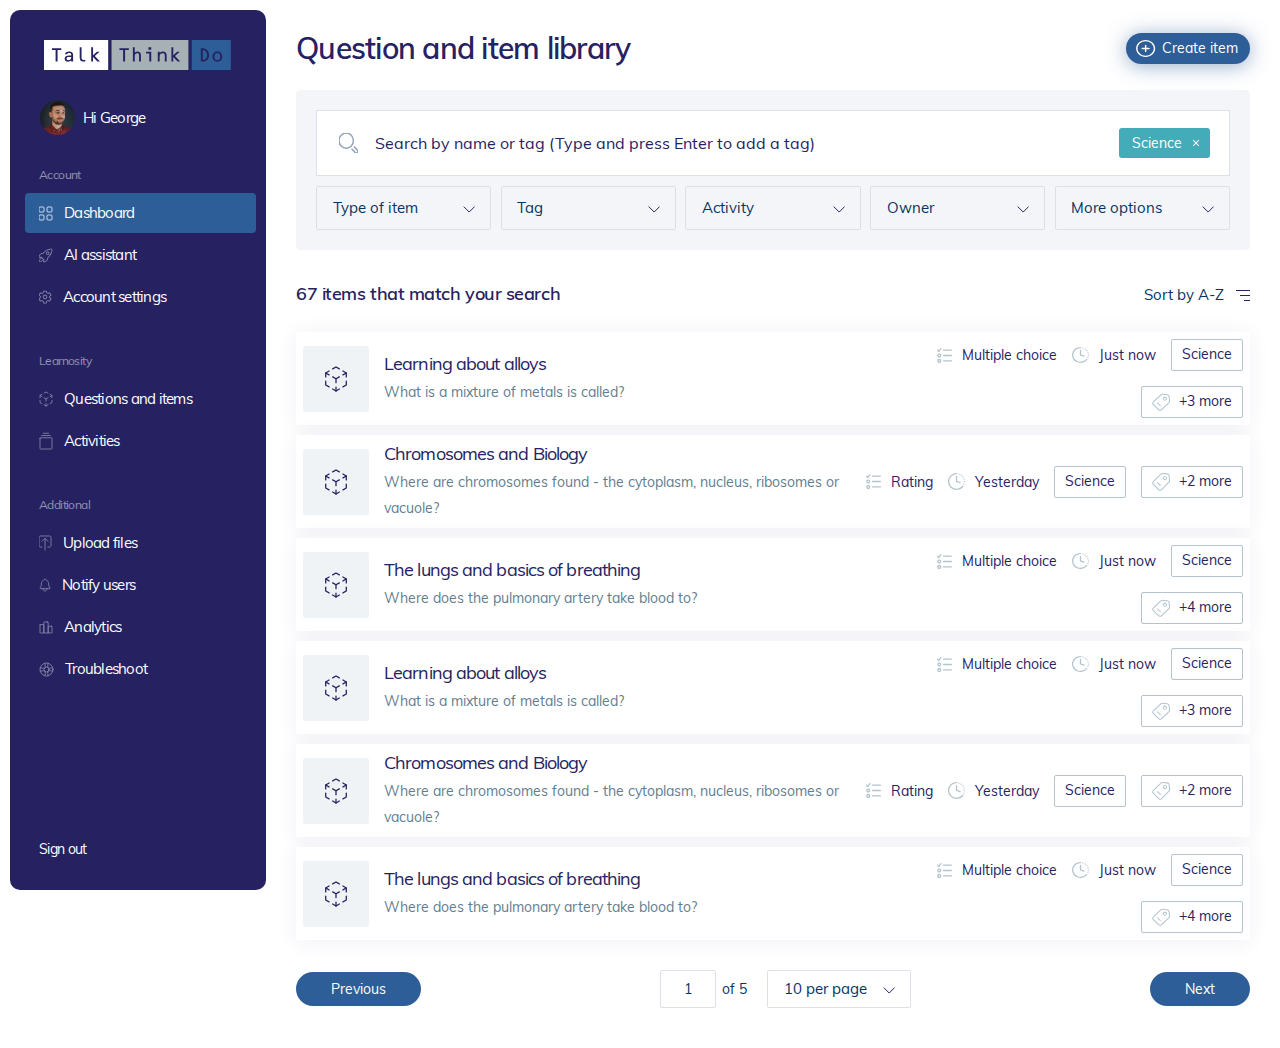
<file: QuestionsAndItems.html>
<!DOCTYPE html>
<html lang="en">

<head>
  <meta charset="UTF-8">
  <meta name="viewport" content="width=device-width, initial-scale=1.0">
  <title>Talk Think Do</title>

  <link rel="apple-touch-icon" sizes="180x180" href="./img/logo-ttd-line.svg">
  <link rel="icon" type="image/png" sizes="192x192" href="./img/logo-ttd-line.svg">
  <link rel="icon" type="image/png" sizes="32x32" href="./img/logo-ttd-line.svg">
  <link rel="icon" type="image/png" sizes="96x96" href="./img/logo-ttd-line.svg">
  <link rel="icon" type="image/png" sizes="16x16" href="./img/logo-ttd-line.svg">

  <link rel="stylesheet" href="https://cdn.jsdelivr.net/npm/bootstrap-icons@1.11.1/font/bootstrap-icons.css">
  <link rel="stylesheet" href="./fonts/style.css">
  <link rel="stylesheet" href="./css/style.min.css">
</head>

<body>

  <header class=" xlg:hidden bg-Primary text-White  py-3 fixed top-0 left-0 w-full z-20">
    <div class="px-4 flex flex-wrap justify-between gap-3">
      <button class="leftMenu"><svg xmlns="http://www.w3.org/2000/svg" width="30" height="30" fill="currentColor"
          class="bi bi-list" viewBox="0 0 16 16">
          <path fill-rule="evenodd"
            d="M2.5 12a.5.5 0 0 1 .5-.5h10a.5.5 0 0 1 0 1H3a.5.5 0 0 1-.5-.5zm0-4a.5.5 0 0 1 .5-.5h10a.5.5 0 0 1 0 1H3a.5.5 0 0 1-.5-.5zm0-4a.5.5 0 0 1 .5-.5h10a.5.5 0 0 1 0 1H3a.5.5 0 0 1-.5-.5z" />
        </svg></button>
      <a href="index.html"><img src="img/logo-ttd-line.svg" alt="img"></a>

    </div>
  </header>
  <!-- wrapper start  -->
  <div class="wrapper xlg:p-10px xlg:pt-0 pt-16">
    <!-- flex body wrapper start  -->
    <div>
      <!-- main left items start  -->
      <div
        class="leftMenuBody w-0 -left-96 xlg:w-64  z-50 bg-White  fixed  xlg:left-10px xlg:top-10px xlg:rounded-10px">
        <!-- Chnages some class for mobile -->
        <div class=" navWrapp bg-Primary text-White py-30px  xlg:px-15px xlg:rounded-10px z-50">
          <!-- Chnages some class for mobile -->
          <!-- cross button for mobile  -->
          <div class="xlg:hidden block text-right mb-3 -mt-3 pr-4">
            <button class="cross "><svg xmlns="http://www.w3.org/2000/svg" width="22" height="22" fill="currentColor"
                class="bi bi-x-lg" viewBox="0 0 16 16">
                <path
                  d="M2.146 2.854a.5.5 0 1 1 .708-.708L8 7.293l5.146-5.147a.5.5 0 0 1 .708.708L8.707 8l5.147 5.146a.5.5 0 0 1-.708.708L8 8.707l-5.146 5.147a.5.5 0 0 1-.708-.708L7.293 8 2.146 2.854Z" />
              </svg></button>
          </div>
          <!-- logo start  -->
          <div class="logo mb-30px px-15px h-30px">
            <a href="index.html"><img src="./img/logo-ttd-line.svg" alt="logo" class="m-auto text-center w-188px"></a>
          </div>
          <!-- logo  end -->
          <!-- userPro start  -->
          <div class="userPro pb-30px px-15px">
            <a href="" class="flex items-start">
              <img src="./img/img-profile.png" alt="user" class="w-35px h-35px rounded-full self-center">
              <span class="flex-1 self-center ml-2 text-White text-xsm leading-5 tracking-tighter">
                <span>Hi George</span>
              </span>
            </a>
          </div>
          <!-- userPro end  -->
          <!-- common nav start  -->
          <div class="commonNav pb-14  overflow-y-auto -mr-[5px]" id="commonNav">
            <!-- nav single item start  -->
            <div class="pb-8 last:pb-0">
              <h4 class="commonNavTitle">Account</h4>
              <ul>
                <!-- single item start  -->
                <li>
                  <a href="index.html" class="commonNavItem  active">
                    <svg xmlns="http://www.w3.org/2000/svg" class="self-center" width="14" height="15"
                      viewBox="0 0 14 15" fill="none">
                      <g opacity="1">
                        <rect y="1" width="5" height="5" rx="1" stroke="white" stroke-width="0.75" />
                        <rect y="9" width="5" height="5" rx="1" stroke="white" stroke-width="0.75" />
                        <rect x="8" y="1" width="5" height="5" rx="1" stroke="white" stroke-width="0.75" />
                        <rect x="8" y="9" width="5" height="5" rx="1" stroke="white" stroke-width="0.75" />
                      </g>
                    </svg>
                    <span class="commonNavItemText">
                      Dashboard
                    </span>
                  </a>
                </li>
                <!-- single item start  -->
                <!-- single item start  -->
                <li>
                  <a href="" class="commonNavItem">
                    <svg xmlns="http://www.w3.org/2000/svg" width="14" height="15" viewBox="0 0 14 15" fill="none">
                      <g opacity="0.5">
                        <path
                          d="M12.9315 1.17614L12.5642 1.25219L12.566 1.25994L12.9315 1.17614ZM12.8284 1.07011L12.7392 1.43437L12.7424 1.43511L12.8284 1.07011ZM5.07411 4.26564L5.33829 4.53179L5.33929 4.53079L5.07411 4.26564ZM4.04002 5.48792L4.0062 5.8614C4.13945 5.87346 4.26903 5.81362 4.34625 5.70437L4.04002 5.48792ZM2.16872 5.7225L2.01867 5.37882L2.01768 5.37926L2.16872 5.7225ZM0.00366107 9.00872L-0.366361 8.94782L-0.366469 8.94849L0.00366107 9.00872ZM0.30992 9.334L0.348162 9.70705L0.350875 9.70676L0.30992 9.334ZM2.84343 9.05564L3.21841 9.0522C3.21744 8.94622 3.17167 8.8456 3.09241 8.77522C3.01316 8.70485 2.90783 8.67131 2.80247 8.68288L2.84343 9.05564ZM2.8778 9.628L3.25094 9.59045L3.2505 9.58653L2.8778 9.628ZM3.04343 9.97486L3.30871 9.70979L3.30715 9.70825L3.04343 9.97486ZM4.0244 10.9566L4.2912 10.6931L4.28967 10.6916L4.0244 10.9566ZM4.37128 11.1224L4.41288 10.7497L4.40866 10.7493L4.37128 11.1224ZM4.93974 11.1568L5.3125 11.1977C5.32405 11.0924 5.29052 10.9871 5.2202 10.9079C5.14987 10.8286 5.04932 10.7828 4.94339 10.7818L4.93974 11.1568ZM4.66191 13.6902L4.28914 13.6493L4.28881 13.6525L4.66191 13.6902ZM4.98661 13.9964L4.92709 13.6261L4.92675 13.6262L4.98661 13.9964ZM8.27014 11.833L8.61378 11.9831L8.61396 11.9827L8.27014 11.833ZM8.50765 9.9661L8.29153 9.65964C8.18256 9.73648 8.1226 9.86541 8.13403 9.99825L8.50765 9.9661ZM9.73237 8.93116L9.46783 8.66536L9.46625 8.66694L9.73237 8.93116ZM9.71987 6.17601L9.45462 5.91092L9.45431 5.91123L9.71987 6.17601ZM13.2987 1.1001C13.2583 0.905032 13.1085 0.750859 12.9144 0.70511L12.7424 1.43511C12.6523 1.4139 12.583 1.34244 12.5643 1.25218L13.2987 1.1001ZM12.9175 0.705865C12.4202 0.584122 11.7972 0.607402 11.1337 0.725267C10.4634 0.844325 9.72188 1.06534 8.97297 1.36527C7.47924 1.96349 5.91832 2.891 4.80894 4.00048L5.33929 4.53079C6.35903 3.51096 7.82553 2.63272 9.25181 2.06151C9.9629 1.77673 10.6545 1.57211 11.2648 1.46371C11.8818 1.35412 12.3869 1.34811 12.7392 1.43436L12.9175 0.705865ZM4.80993 3.99949C4.41504 4.39146 4.05497 4.81706 3.73379 5.27148L4.34625 5.70437C4.64234 5.28545 4.97427 4.89311 5.33829 4.53178L4.80993 3.99949ZM4.07384 5.11445C3.38206 5.05181 2.65603 5.10056 2.01867 5.37882L2.31877 6.06617C2.79895 5.85652 3.38545 5.80519 4.0062 5.8614L4.07384 5.11445ZM2.01768 5.37926C1.1259 5.77169 0.562373 6.47594 0.209099 7.16248C-0.143483 7.84767 -0.298857 8.53769 -0.366361 8.94782L0.373683 9.06962C0.434307 8.70129 0.572535 8.09536 0.875987 7.50564C1.17875 6.91727 1.63368 6.36765 2.31976 6.06573L2.01768 5.37926ZM-0.366469 8.94849C-0.399266 9.15001 -0.336469 9.35538 -0.196462 9.50408L0.349591 8.98996C0.369547 9.01115 0.378447 9.04036 0.373791 9.06896L-0.366469 8.94849ZM-0.196462 9.50408C-0.0564367 9.6528 0.144877 9.72788 0.348161 9.70704L0.271678 8.96095C0.300822 8.95797 0.329616 8.96874 0.349591 8.98996L-0.196462 9.50408ZM0.350875 9.70676L2.88438 9.4284L2.80247 8.68288L0.268964 8.96124L0.350875 9.70676ZM2.46844 9.05907C2.47031 9.26303 2.48255 9.46676 2.5051 9.66947L3.2505 9.58653C3.23076 9.40908 3.22005 9.23074 3.21841 9.0522L2.46844 9.05907ZM2.50469 9.66555C2.52664 9.88364 2.62387 10.0873 2.77972 10.2415L3.30715 9.70825C3.27532 9.67677 3.25541 9.63512 3.25092 9.59045L2.50469 9.66555ZM2.77816 10.2399L3.75912 11.2217L4.28967 10.6916L3.30871 9.7098L2.77816 10.2399ZM3.7576 11.2201C3.91177 11.3762 4.11558 11.4737 4.3339 11.4955L4.40866 10.7493C4.36422 10.7448 4.32267 10.725 4.2912 10.6931L3.7576 11.2201ZM4.32968 11.4951C4.53107 11.5176 4.73346 11.5298 4.93608 11.5318L4.94339 10.7818C4.76612 10.7801 4.58906 10.7694 4.41288 10.7497L4.32968 11.4951ZM4.56697 11.1159L4.28915 13.6493L5.03468 13.7311L5.3125 11.1977L4.56697 11.1159ZM4.28881 13.6525C4.26832 13.8553 4.3432 14.0563 4.49159 14.1962L5.00614 13.6506C5.02731 13.6705 5.03792 13.6991 5.03502 13.7279L4.28881 13.6525ZM4.49159 14.1962C4.63999 14.3361 4.84504 14.3992 5.04648 14.3666L4.92675 13.6262C4.95562 13.6215 4.98496 13.6306 5.00614 13.6506L4.49159 14.1962ZM5.04614 14.3666C5.45698 14.3006 6.14775 14.1458 6.83307 13.7933C7.51975 13.4401 8.22375 12.876 8.61378 11.9831L7.9265 11.6829C7.62682 12.3689 7.07813 12.8239 6.49001 13.1264C5.90053 13.4296 5.29439 13.5671 4.92709 13.6261L5.04614 14.3666ZM8.61396 11.9827C8.8917 11.3448 8.9405 10.6223 8.88127 9.93395L8.13403 9.99825C8.1873 10.6173 8.13609 11.2015 7.92632 11.6833L8.61396 11.9827ZM8.72377 10.2726C9.17923 9.95135 9.60576 9.59092 9.99848 9.19537L9.46625 8.66694C9.10433 9.03148 8.71125 9.36364 8.29153 9.65964L8.72377 10.2726ZM9.9969 9.19695C11.1096 8.08957 12.0367 6.55054 12.6347 5.06578C12.9344 4.32152 13.155 3.58207 13.2742 2.90726C13.3923 2.23777 13.4151 1.60714 13.297 1.09234L12.566 1.25994C12.6527 1.63792 12.645 2.15722 12.5356 2.77688C12.4271 3.39122 12.2231 4.08015 11.939 4.7856C11.3692 6.20025 10.4921 7.64594 9.46783 8.66536L9.9969 9.19695ZM8.09818 5.91092C7.82368 5.63625 7.74146 5.223 7.89004 4.86393L7.19703 4.57716C6.93257 5.21626 7.0788 5.9519 7.5677 6.44109L8.09818 5.91092ZM7.89004 4.86393C8.03861 4.50491 8.38852 4.27104 8.7764 4.27104V3.52104C8.0848 3.52104 7.46152 3.93802 7.19703 4.57716L7.89004 4.86393ZM8.7764 4.27104C9.16429 4.27104 9.5142 4.50491 9.66276 4.86393L10.3558 4.57716C10.0913 3.93802 9.46801 3.52104 8.7764 3.52104V4.27104ZM9.66276 4.86393C9.81135 5.223 9.72913 5.63625 9.45462 5.91092L9.98511 6.44109C10.474 5.9519 10.6202 5.21626 10.3558 4.57716L9.66276 4.86393ZM9.45431 5.91123C9.2746 6.09147 9.03069 6.19271 8.7764 6.19271V6.94271C9.23008 6.94271 9.66506 6.76209 9.98542 6.44078L9.45431 5.91123ZM8.7764 6.19271C8.52212 6.19271 8.27821 6.09147 8.09849 5.91123L7.56739 6.44078C7.88775 6.76209 8.32273 6.94271 8.7764 6.94271V6.19271Z"
                          fill="white" />
                        <path
                          d="M1.92629 10.5024C1.61475 10.5407 1.32493 10.6821 1.10283 10.904C0.552189 11.457 0.5 13.505 0.5 13.505C0.5 13.505 2.54756 13.4528 3.09851 12.901C3.3212 12.6791 3.46267 12.3886 3.50008 12.0763"
                          stroke="white" stroke-width="0.75" stroke-linecap="round" stroke-linejoin="round" />
                      </g>
                    </svg>
                    <span class="commonNavItemText">
                      AI assistant
                    </span>
                  </a>
                </li>
                <!-- single item start  -->
                <!-- single item start  -->
                <li>
                  <a href="" class="commonNavItem">
                    <svg xmlns="http://www.w3.org/2000/svg" width="13" height="14" viewBox="0 0 13 14" fill="none">
                      <g opacity="0.5">
                        <path
                          d="M7.83708 6.82364L8.21016 6.78574L8.21009 6.7851L7.83708 6.82364ZM10.6263 7L11.0013 7.00227V7H10.6263ZM10.5822 7.5829L10.2111 7.52869C10.1914 7.66355 10.2464 7.79848 10.3548 7.88111L10.5822 7.5829ZM11.8862 8.5771L12.1216 8.28499L12.1136 8.27889L11.8862 8.5771ZM11.9569 8.96262L11.6349 8.77033L11.6346 8.77096L11.9569 8.96262ZM10.7232 11.0374L11.0434 11.2327L11.0455 11.229L10.7232 11.0374ZM10.3442 11.1661L10.2075 11.5153L10.2142 11.5178L10.3442 11.1661ZM9.04911 10.6592L9.18579 10.31L9.18446 10.3094L9.04911 10.6592ZM8.61155 10.7082L8.82014 11.0199L8.82185 11.0187L8.61155 10.7082ZM7.99024 11.0598L7.8304 10.7206L7.83006 10.7207L7.99024 11.0598ZM7.73584 11.4002L8.10698 11.4538L8.10706 11.4533L7.73584 11.4002ZM7.54172 12.7429L7.91102 12.8093L7.91286 12.7966L7.54172 12.7429ZM7.23366 13L7.23366 13.3751L7.24138 13.3749L7.23366 13ZM4.76634 13L4.76003 13.375H4.76634V13ZM4.45799 12.7513L4.08685 12.805C4.08801 12.813 4.08944 12.821 4.09112 12.8289L4.45799 12.7513ZM4.26416 11.4106L4.63531 11.3569L4.63511 11.3556L4.26416 11.4106ZM4.00456 11.0679L3.84527 11.4074L3.84712 11.4083L4.00456 11.0679ZM3.38557 10.7155L3.59631 10.4053L3.59565 10.4049L3.38557 10.7155ZM2.94974 10.6676L2.81316 10.3183L2.81309 10.3184L2.94974 10.6676ZM1.65492 11.1742L1.78512 11.5259L1.79157 11.5234L1.65492 11.1742ZM1.27591 11.0458L0.953563 11.2375L0.955965 11.2414L1.27591 11.0458ZM0.0422502 8.97103L0.364576 8.77937L0.364045 8.77848L0.0422502 8.97103ZM0.112918 8.58551L-0.114662 8.28731L-0.122135 8.29332L0.112918 8.58551ZM1.21505 7.74439L1.44256 8.0425L1.44414 8.04128L1.21505 7.74439ZM1.38812 7.34963L1.01457 7.3828L1.01487 7.38589L1.38812 7.34963ZM1.38812 6.6529L1.7615 6.68773L1.7617 6.68543L1.38812 6.6529ZM1.21303 6.26206L0.985451 6.5601L0.985706 6.5603L1.21303 6.26206ZM0.111476 5.42093L-0.126791 5.71082L-0.116105 5.71898L0.111476 5.42093ZM0.0431155 5.03738L0.365106 5.2296L0.36544 5.22904L0.0431155 5.03738ZM1.27678 2.96262L0.956635 2.76729L0.954453 2.77096L1.27678 2.96262ZM1.65579 2.83393L1.7925 2.48466L1.7858 2.48218L1.65579 2.83393ZM2.95089 3.34084L2.81421 3.69005L2.81554 3.69056L2.95089 3.34084ZM3.38845 3.29178L3.17986 2.98014L3.17815 2.9813L3.38845 3.29178ZM4.00976 2.94019L4.1696 3.27942L4.16994 3.27925L4.00976 2.94019ZM4.26416 2.59981L3.89302 2.54616L3.89294 2.54668L4.26416 2.59981ZM4.45828 1.2571L4.08898 1.1907L4.08714 1.20345L4.45828 1.2571ZM4.76634 1L4.76634 0.624921L4.75862 0.625079L4.76634 1ZM7.23366 1L7.23997 0.625H7.23366V1ZM7.54201 1.24869L7.91315 1.19504C7.91199 1.187 7.91056 1.179 7.90888 1.17106L7.54201 1.24869ZM7.73584 2.58944L7.36469 2.6431L7.36489 2.64439L7.73584 2.58944ZM7.99544 2.93206L8.15473 2.59256L8.15288 2.59171L7.99544 2.93206ZM8.61443 3.28449L8.40369 3.59467L8.40435 3.59511L8.61443 3.28449ZM9.05026 3.33243L9.18684 3.68167L9.18691 3.68165L9.05026 3.33243ZM10.3451 2.82579L10.2149 2.47405L10.2084 2.47658L10.3451 2.82579ZM10.7241 2.95421L11.0464 2.76254L11.044 2.75861L10.7241 2.95421ZM11.9577 5.02897L11.6354 5.22063L11.636 5.22152L11.9577 5.02897ZM11.8871 5.41449L12.1147 5.71269L12.1221 5.70668L11.8871 5.41449ZM10.7849 6.25561L10.5574 5.9575L10.557 5.95788L10.7849 6.25561ZM10.6104 6.65037L10.9842 6.61972L10.9838 6.61499L10.6104 6.65037ZM6.21726 4.84102C5.29021 4.75202 4.39826 5.23821 3.99414 6.06847L4.6685 6.3967C4.93142 5.85653 5.52051 5.52758 6.14559 5.58758L6.21726 4.84102ZM3.99414 6.06847C3.58888 6.90107 3.76721 7.89029 4.43328 8.53773L4.95604 7.99993C4.51924 7.57535 4.40671 6.93453 4.6685 6.3967L3.99414 6.06847ZM4.43328 8.53773C5.09717 9.18305 6.10214 9.35088 6.94618 8.96271L6.63281 8.28132C6.067 8.54153 5.39502 8.42663 4.95604 7.99993L4.43328 8.53773ZM6.94618 8.96271C7.79213 8.57366 8.30352 7.70458 8.21016 6.78574L7.464 6.86155C7.52394 7.45144 7.19672 8.02198 6.63281 8.28132L6.94618 8.96271ZM8.21009 6.7851C8.10309 5.74954 7.26341 4.94315 6.21787 4.84107L6.14499 5.58752C6.85023 5.65638 7.39522 6.19593 7.46407 6.86219L8.21009 6.7851ZM10.2513 6.99773C10.2502 7.17539 10.2368 7.35277 10.2111 7.52869L10.9532 7.6371C10.984 7.4268 11 7.2147 11.0013 7.00227L10.2513 6.99773ZM10.3548 7.88111L11.6589 8.87532L12.1136 8.27889L10.8095 7.28468L10.3548 7.88111ZM11.6509 8.86911C11.6248 8.84807 11.6141 8.80516 11.6349 8.77033L12.2788 9.15491C12.4526 8.86401 12.3821 8.49509 12.1215 8.2851L11.6509 8.86911ZM11.6346 8.77096L10.4009 10.8457L11.0455 11.229L12.2792 9.15427L11.6346 8.77096ZM10.4031 10.8421C10.4215 10.8119 10.4521 10.8062 10.4742 10.8143L10.2142 11.5178C10.5197 11.6307 10.8702 11.5164 11.0433 11.2327L10.4031 10.8421ZM10.4809 10.8169L9.18579 10.31L8.91243 11.0084L10.2075 11.5153L10.4809 10.8169ZM9.18446 10.3094C8.92544 10.2092 8.63181 10.2416 8.40124 10.3977L8.82185 11.0187C8.8475 11.0013 8.88264 10.9968 8.91376 11.0089L9.18446 10.3094ZM8.40295 10.3966C8.2209 10.5185 8.0295 10.6268 7.8304 10.7206L8.15008 11.399C8.38289 11.2893 8.60689 11.1626 8.82014 11.0199L8.40295 10.3966ZM7.83006 10.7207C7.5814 10.8382 7.40408 11.0714 7.36462 11.3471L8.10706 11.4533C8.10985 11.4338 8.12334 11.4117 8.15043 11.3989L7.83006 10.7207ZM7.3647 11.3465L7.17058 12.6892L7.91286 12.7966L8.10698 11.4538L7.3647 11.3465ZM7.17264 12.6765C7.17923 12.6399 7.2074 12.6255 7.22595 12.6251L7.24138 13.3749C7.56532 13.3683 7.85162 13.1384 7.9108 12.8093L7.17264 12.6765ZM7.23366 12.625H4.76634V13.375H7.23366V12.625ZM4.77264 12.6251C4.79048 12.6254 4.81748 12.6387 4.82487 12.6737L4.09112 12.8289C4.15896 13.1495 4.4422 13.3696 4.76003 13.3749L4.77264 12.6251ZM4.82914 12.6977L4.6353 11.3569L3.89302 11.4642L4.08685 12.805L4.82914 12.6977ZM4.63511 11.3556C4.59398 11.0779 4.41361 10.844 4.16201 10.7276L3.84712 11.4083C3.87563 11.4215 3.89013 11.4447 3.89321 11.4655L4.63511 11.3556ZM4.16385 10.7285C3.96599 10.6356 3.7762 10.5276 3.59631 10.4053L3.17483 11.0257C3.38755 11.1702 3.61176 11.2979 3.84528 11.4074L4.16385 10.7285ZM3.59565 10.4049C3.36516 10.249 3.07162 10.2173 2.81316 10.3183L3.08631 11.0168C3.11647 11.005 3.15062 11.0093 3.17549 11.0261L3.59565 10.4049ZM2.81309 10.3184L1.51828 10.825L1.79157 11.5234L3.08638 11.0168L2.81309 10.3184ZM1.52475 10.8225C1.54682 10.8144 1.57743 10.82 1.59586 10.8502L0.955965 11.2414C1.12926 11.5249 1.47972 11.6389 1.7851 11.5259L1.52475 10.8225ZM1.59824 10.8541L0.364575 8.77937L-0.280075 9.16268L0.953588 11.2374L1.59824 10.8541ZM0.364045 8.77848C0.38497 8.81346 0.374228 8.85658 0.347972 8.8777L-0.122135 8.29332C-0.383131 8.50328 -0.453661 8.87257 -0.279544 9.16357L0.364045 8.77848ZM0.340424 8.88362L1.44256 8.0425L0.987546 7.44629L-0.114588 8.28741L0.340424 8.88362ZM1.44414 8.04128C1.66682 7.86946 1.78883 7.59611 1.76136 7.31336L1.01487 7.38589C1.01686 7.40629 1.00864 7.43001 0.985966 7.4475L1.44414 8.04128ZM1.76165 7.31645C1.752 7.20789 1.74639 7.10261 1.74639 6.99916H0.996387C0.996387 7.12954 1.00346 7.25753 1.01459 7.3828L1.76165 7.31645ZM1.74639 6.99916C1.74639 6.89526 1.75177 6.79201 1.76149 6.68773L1.01474 6.61806C1.00312 6.74257 0.996387 6.86923 0.996387 6.99916H1.74639ZM1.7617 6.68543C1.78621 6.40402 1.66275 6.13333 1.44036 5.96381L0.985706 6.5603C1.00808 6.57735 1.01626 6.6005 1.01453 6.62037L1.7617 6.68543ZM1.44061 5.96401L0.339057 5.12289L-0.116105 5.71898L0.985451 6.5601L1.44061 5.96401ZM0.349591 5.13123C0.375418 5.15246 0.385706 5.19509 0.365105 5.2296L-0.278874 4.84517C-0.451175 5.13379 -0.383269 5.4997 -0.126638 5.71064L0.349591 5.13123ZM0.36544 5.22904L1.5991 3.15427L0.954453 2.77096L-0.279209 4.84573L0.36544 5.22904ZM1.5969 3.15793C1.57848 3.18812 1.54785 3.19383 1.52578 3.18567L1.7858 2.48218C1.48028 2.36926 1.12976 2.48358 0.956656 2.7673L1.5969 3.15793ZM1.51911 3.18313L2.81421 3.69004L3.08757 2.99164L1.79247 2.48472L1.51911 3.18313ZM2.81554 3.69056C3.07456 3.79081 3.36819 3.75844 3.59876 3.60225L3.17815 2.9813C3.1525 2.99867 3.11736 3.00316 3.08624 2.99112L2.81554 3.69056ZM3.59705 3.60341C3.7791 3.48154 3.9705 3.37323 4.1696 3.27942L3.84992 2.60096C3.61711 2.71065 3.39311 2.8374 3.17986 2.98014L3.59705 3.60341ZM4.16994 3.27925C4.4186 3.16178 4.59592 2.92862 4.63538 2.65294L3.89294 2.54668C3.89015 2.56618 3.87666 2.58832 3.84957 2.60112L4.16994 3.27925ZM4.6353 2.65347L4.82942 1.31076L4.08714 1.20345L3.89302 2.54616L4.6353 2.65347ZM4.82736 1.32346C4.82077 1.36012 4.7926 1.37454 4.77405 1.37492L4.75862 0.625079C4.43468 0.631747 4.14838 0.861608 4.0892 1.19074L4.82736 1.32346ZM4.76634 1.375H7.23366V0.625H4.76634V1.375ZM7.22736 1.37495C7.20952 1.37465 7.18252 1.36125 7.17513 1.32632L7.90888 1.17106C7.84104 0.850463 7.5578 0.630398 7.23997 0.625053L7.22736 1.37495ZM7.17086 1.30235L7.3647 2.6431L8.10698 2.53578L7.91315 1.19504L7.17086 1.30235ZM7.36489 2.64439C7.40602 2.92208 7.58639 3.15601 7.83799 3.2724L8.15288 2.59171C8.12437 2.57852 8.10987 2.55527 8.10679 2.53449L7.36489 2.64439ZM7.83615 3.27154C8.03401 3.36438 8.2238 3.47245 8.40369 3.59467L8.82517 2.9743C8.61245 2.82978 8.38824 2.70213 8.15472 2.59257L7.83615 3.27154ZM8.40435 3.59511C8.63484 3.751 8.92839 3.78275 9.18684 3.68167L8.91369 2.98319C8.88353 2.99498 8.84938 2.99068 8.82451 2.97386L8.40435 3.59511ZM9.18691 3.68165L10.4817 3.17501L10.2084 2.47658L8.91362 2.98321L9.18691 3.68165ZM10.4753 3.17748C10.4532 3.18564 10.4226 3.17995 10.4041 3.1498L11.044 2.75861C10.8707 2.47514 10.5203 2.36108 10.2149 2.47411L10.4753 3.17748ZM10.4018 3.14586L11.6354 5.22063L12.2801 4.83732L11.0464 2.76255L10.4018 3.14586ZM11.636 5.22152C11.615 5.18655 11.6258 5.14342 11.652 5.1223L12.1221 5.70668C12.3831 5.49672 12.4537 5.12742 12.2795 4.83643L11.636 5.22152ZM11.6596 5.11638L10.5574 5.9575L11.0125 6.55371L12.1146 5.71259L11.6596 5.11638ZM10.557 5.95788C10.3333 6.12912 10.2103 6.40253 10.2371 6.68576L10.9838 6.61499C10.9818 6.59456 10.9901 6.5708 11.0129 6.55334L10.557 5.95788ZM10.2367 6.68102C10.2457 6.79051 10.2513 6.89639 10.2513 7H11.0013C11.0013 6.86978 10.9942 6.74239 10.9842 6.61973L10.2367 6.68102Z"
                          fill="white" />
                      </g>
                    </svg>
                    <span class="commonNavItemText">
                      Account settings
                    </span>
                  </a>
                </li>
                <!-- single item start  -->

              </ul>
            </div>
            <!-- nav single item end -->
            <!-- nav single item start  -->
            <div class="pb-8 last:pb-0">
              <h4 class="commonNavTitle">Learnosity</h4>
              <ul>
                <!-- single item start  -->
                <li>
                  <a href="QuestionsAndItems.html" class="commonNavItem">
                    <svg xmlns="http://www.w3.org/2000/svg" width="14" height="16" viewBox="0 0 14 16" fill="none">
                      <g opacity="0.5">
                        <path d="M2.95 3.32495L1 4.48741V6.76177" stroke="white" stroke-width="0.75"
                          stroke-linecap="round" stroke-linejoin="round" />
                        <path d="M1 9.23828V11.5126L2.95 12.6246" stroke="white" stroke-width="0.75"
                          stroke-linecap="round" stroke-linejoin="round" />
                        <path d="M5.0498 13.8376L6.9998 15.0001L8.9498 13.8376" stroke="white" stroke-width="0.75"
                          stroke-linecap="round" stroke-linejoin="round" />
                        <path d="M11.0498 12.6246L12.9998 11.5126V9.23828" stroke="white" stroke-width="0.75"
                          stroke-linecap="round" stroke-linejoin="round" />
                        <path d="M12.9998 6.76177V4.48741L11.0498 3.32495" stroke="white" stroke-width="0.75"
                          stroke-linecap="round" stroke-linejoin="round" />
                        <path d="M8.9498 2.11191L6.9998 1L5.0498 2.11191" stroke="white" stroke-width="0.75"
                          stroke-linecap="round" stroke-linejoin="round" />
                        <path d="M7 15V12.7256" stroke="white" stroke-width="0.75" stroke-linecap="round"
                          stroke-linejoin="round" />
                        <path d="M7 10.148V7.87363L8.95 6.76172" stroke="white" stroke-width="0.75"
                          stroke-linecap="round" stroke-linejoin="round" />
                        <path d="M11.0498 5.59922L12.9998 4.4873" stroke="white" stroke-width="0.75"
                          stroke-linecap="round" stroke-linejoin="round" />
                        <path d="M6.9998 7.87363L5.0498 6.76172" stroke="white" stroke-width="0.75"
                          stroke-linecap="round" stroke-linejoin="round" />
                        <path d="M2.95 5.59922L1 4.4873" stroke="white" stroke-width="0.75" stroke-linecap="round"
                          stroke-linejoin="round" />
                      </g>
                    </svg>
                    <span class="commonNavItemText">
                      Questions and items
                    </span>
                  </a>
                </li>
                <!-- single item start  -->
                <!-- single item start  -->
                <li>
                  <a href="" class="commonNavItem">
                    <svg xmlns="http://www.w3.org/2000/svg" width="14" height="18" viewBox="0 0 14 18" fill="none">
                      <g opacity="0.5">
                        <path d="M4.27246 1.2807H9.72701" stroke="white" stroke-width="0.75" stroke-linecap="round" />
                        <path d="M2.63672 3.52631H11.364" stroke="white" stroke-width="0.75" stroke-linecap="round" />
                        <path fill-rule="evenodd" clip-rule="evenodd"
                          d="M1 6.31743C1 6.01618 1.24421 5.77197 1.54545 5.77197H12.4545C12.7558 5.77197 13 6.01618 13 6.31743V16.4546C13 16.7558 12.7558 17 12.4545 17H1.54545C1.24421 17 1 16.7558 1 16.4546L1 6.31743Z"
                          stroke="white" stroke-width="0.75" stroke-linecap="round" />
                      </g>
                    </svg>
                    <span class="commonNavItemText">
                      Activities
                    </span>
                  </a>
                </li>
                <!-- single item start  -->


              </ul>
            </div>
            <!-- nav single item end -->
            <!-- nav single item start  -->
            <div class="pb-8 last:pb-0">
              <h4 class="commonNavTitle">Additional</h4>
              <ul>
                <!-- single item start  -->
                <li>
                  <a href="" class="commonNavItem">
                    <svg xmlns="http://www.w3.org/2000/svg" width="13" height="16" viewBox="0 0 13 16" fill="none">
                      <g opacity="0.5">
                        <path
                          d="M3 12.0769H1.5C0.671573 12.0769 0 11.3881 0 10.5384L0 2.53844C0 1.68877 0.671573 0.999981 1.5 0.999981H10.5C11.3284 0.999981 12 1.68877 12 2.53844V10.5384C12 11.3881 11.3284 12.0769 10.5 12.0769H9"
                          stroke="white" stroke-width="0.75" stroke-linecap="round" stroke-linejoin="round" />
                        <path d="M9 6.38452L6 3.3076L3 6.38452" stroke="white" stroke-width="0.75"
                          stroke-linecap="round" stroke-linejoin="round" />
                        <path d="M6.03145 15L6.03145 3.92308" stroke="white" stroke-width="0.75" stroke-linecap="round"
                          stroke-linejoin="round" />
                      </g>
                    </svg>
                    <span class="commonNavItemText">
                      Upload files
                    </span>
                  </a>
                </li>
                <!-- single item start  -->
                <!-- single item start  -->
                <li>
                  <a href="" class="commonNavItem">
                    <svg xmlns="http://www.w3.org/2000/svg" width="12" height="14" viewBox="0 0 12 14" fill="none">
                      <g opacity="0.5">
                        <path fill-rule="evenodd" clip-rule="evenodd"
                          d="M10.8735 9.75279C10.1446 8.84615 9.62993 8.38462 9.62993 5.8851C9.62993 3.59615 8.47977 2.78067 7.53313 2.38462C7.40738 2.33212 7.28902 2.21154 7.2507 2.08029C7.08465 1.50596 6.61913 1 6.00034 1C5.38155 1 4.91575 1.50625 4.7514 2.08087C4.71308 2.21356 4.59471 2.33212 4.46897 2.38462C3.52119 2.78125 2.37217 3.59385 2.37217 5.8851C2.37075 8.38462 1.85613 8.84615 1.1272 9.75279C0.825182 10.1284 1.08973 10.6923 1.61798 10.6923H10.3855C10.9109 10.6923 11.1738 10.1266 10.8735 9.75279Z"
                          stroke="white" stroke-width="0.75" stroke-linecap="round" stroke-linejoin="round" />
                        <path
                          d="M7.81688 10.6924V11.1539C7.81688 12.1735 7.00354 13.0001 6.00024 13.0001C4.99693 13.0001 4.18359 12.1735 4.18359 11.1539V10.6924"
                          stroke="white" stroke-width="0.75" stroke-linecap="round" stroke-linejoin="round" />
                      </g>
                    </svg>
                    <span class="commonNavItemText">
                      Notify users
                    </span>
                  </a>
                </li>
                <!-- single item start  -->
                <!-- single item start  -->
                <li>
                  <a href="" class="commonNavItem">
                    <svg xmlns="http://www.w3.org/2000/svg" width="14" height="13" viewBox="0 0 14 13" fill="none">
                      <g opacity="0.5">
                        <path fill-rule="evenodd" clip-rule="evenodd"
                          d="M1 3.96165V11.7886C1 11.9054 1.09594 12.0001 1.21429 12.0001H4.85714V3.96165C4.85714 3.72799 4.66526 3.53857 4.42857 3.53857H1.42857C1.19188 3.53857 1 3.72799 1 3.96165Z"
                          stroke="white" stroke-width="0.75" stroke-linecap="round" stroke-linejoin="round" />
                        <path fill-rule="evenodd" clip-rule="evenodd"
                          d="M8.71456 1H5.28599C5.0493 1 4.85742 1.18942 4.85742 1.42308V12H9.14314V1.42308C9.14314 1.18942 8.95126 1 8.71456 1Z"
                          stroke="white" stroke-width="0.75" stroke-linecap="round" stroke-linejoin="round" />
                        <path fill-rule="evenodd" clip-rule="evenodd"
                          d="M12.5711 5.23071H9.57115C9.33446 5.23071 9.14258 5.42013 9.14258 5.65379V11.9999H12.7854C12.9038 11.9999 12.9997 11.9052 12.9997 11.7884V5.65379C12.9997 5.42013 12.8078 5.23071 12.5711 5.23071Z"
                          stroke="white" stroke-width="0.75" stroke-linecap="round" stroke-linejoin="round" />
                      </g>
                    </svg>
                    <span class="commonNavItemText">
                      Analytics
                    </span>
                  </a>
                </li>
                <!-- single item start  -->


                <!-- single item start  -->
                <li>
                  <a href="" class="commonNavItem">
                    <svg xmlns="http://www.w3.org/2000/svg" width="15" height="15" viewBox="0 0 15 15" fill="none">
                      <g opacity="0.5">
                        <circle cx="7.5" cy="7.5" r="6.5" stroke="white" stroke-width="0.75" stroke-linecap="round"
                          stroke-linejoin="round" />
                        <circle cx="7.5" cy="7.5" r="2.5" stroke="white" stroke-width="0.75" stroke-linecap="round"
                          stroke-linejoin="round" />
                        <path d="M6 1.1875L6.25 5.3125" stroke="white" stroke-width="0.75" stroke-linecap="round"
                          stroke-linejoin="round" />
                        <path d="M8.75 5.3125L9 1.1875" stroke="white" stroke-width="0.75" stroke-linecap="round"
                          stroke-linejoin="round" />
                        <path d="M6 13.8125L6.25 9.6875" stroke="white" stroke-width="0.75" stroke-linecap="round"
                          stroke-linejoin="round" />
                        <path d="M8.75 9.6875L9 13.8125" stroke="white" stroke-width="0.75" stroke-linecap="round"
                          stroke-linejoin="round" />
                        <path d="M13.8125 6L9.6875 6.25" stroke="white" stroke-width="0.75" stroke-linecap="round"
                          stroke-linejoin="round" />
                        <path d="M9.6875 8.75L13.8125 9" stroke="white" stroke-width="0.75" stroke-linecap="round"
                          stroke-linejoin="round" />
                        <path d="M1.1875 6L5.3125 6.25" stroke="white" stroke-width="0.75" stroke-linecap="round"
                          stroke-linejoin="round" />
                        <path d="M5.3125 8.75L1.1875 9" stroke="white" stroke-width="0.75" stroke-linecap="round"
                          stroke-linejoin="round" />
                      </g>
                    </svg>
                    <span class="commonNavItemText">
                      Troubleshoot
                    </span>
                  </a>
                </li>
                <!-- single item start  -->


              </ul>
            </div>
            <!-- nav single item end -->


          </div>
          <!-- common nav end -->
          <!-- Sign out start  -->
          <div class="signOut pt-4 pl-14px">
            <button type="button" class="bg-none p-0 m-0 text-sm tracking-tighter">Sign out</button>
          </div>
          <!-- Sign out end -->
        </div>
      </div>
      <!-- main left items end -->
      <!-- main right items start  -->
      <div class=" w-full xlg:pl-64">
        <div class="commonPadding">

          <!-- Recent Questions and items start  -->
          <div>
            <!-- top item start  -->
            <div class="flex justify-between items-center flex-wrap pb-6">
              <h4
                class="sm:text-3xl  text-2xl mb-3 sm:mb-0 self-center text-Primary font-semibold leading-7 tracking-tight">
                Question
                and
                item
                library</h4>
              <button type="button"
                class="self-center  bg-Secondary shadow-[0_2px_20px_0_rgba(46,94,152,0.5)] rounded-[18px] pl-10px pr-3 py-[2.5px] text-sm leading-[26px] text-White flex gap-[6px]">
                <svg xmlns="http://www.w3.org/2000/svg" width="20" class="self-center" height="17" viewBox="0 0 20 17"
                  fill="none">
                  <path fill-rule="evenodd" clip-rule="evenodd"
                    d="M0.103516 8.5C0.103516 13.1944 4.37582 17 9.64597 17C14.9136 16.9946 19.1824 13.1922 19.1884 8.5C19.1884 3.80558 14.9161 0 9.64597 0C4.37582 0 0.103516 3.80558 0.103516 8.5ZM1.57159 8.5C1.57159 4.5278 5.18661 1.30769 9.64597 1.30769C14.1033 1.31202 17.7155 4.52959 17.7204 8.5C17.7204 12.4722 14.1053 15.6923 9.64597 15.6923C5.18661 15.6923 1.57159 12.4722 1.57159 8.5ZM9.63643 12.204C9.23103 12.204 8.90239 11.9113 8.90239 11.5502V9.15385H6.21289C5.80749 9.15385 5.47885 8.86111 5.47885 8.5C5.47885 8.13889 5.80749 7.84615 6.21289 7.84615H8.90239V5.44981C8.90239 5.0887 9.23103 4.79596 9.63643 4.79596C10.0418 4.79596 10.3705 5.0887 10.3705 5.44981V7.84615H13.06C13.4654 7.84615 13.794 8.13889 13.794 8.5C13.794 8.86111 13.4654 9.15385 13.06 9.15385H10.3705V11.5502C10.3705 11.9113 10.0418 12.204 9.63643 12.204Z"
                    fill="white" />
                </svg>
                <span class="self-center">Create item</span></button>
            </div>
            <!-- top item end  -->
            <!-- search by name or tag start -->
            <div class="bg-color1 p-5 rounded ">
              <div class="relative">
                <input id="tagInput"
                  class=" border border-[#DCE1E9] border-solid w-full sm:py-5 py-4 sm:px-[57.5px] pr-6 pl-14 text-Primary bg-White sm:text-base text-lg leading-6 placeholder:text-Primary focus:outline-none focus:border-Primary focus:ring-Primary focus:ring-1"
                  type="text" placeholder="Search by name or tag (Type and press Enter to add a tag)">
                <div id="tagContainer"
                  class="sm:absolute sm:right-5 sm:top-[18px] flex justify-end flex-wrap gap-1 mt-3 sm:mt-0">
                  <div class="tag">Science</div>
                </div>
                <button id="submitButton"
                  class=" absolute sm:left-[22.5px] left-4 top-8 sm:top-1/2 -translate-y-1/2"><img
                    src="./img/ico-search.svg" alt="img"></button>
              </div>
              <!-- more select item start  -->
              <div class="grid lg:grid-cols-5 sm:grid-cols-3 grid-cols-2 gap-[9.5px] mt-10px">
                <!-- single item start  -->
                <div class="relative slectArrow">
                  <select class="commonItem13">
                    <option selected>Type of item</option>
                    <option value="1">One</option>
                    <option value="2">Two</option>
                    <option value="3">Three</option>
                    <option value="4">Four</option>
                    <option value="5">Five</option>
                    <option value="6">Six</option>
                    <option value="7">Seven</option>
                    <option value="8">Eight</option>
                  </select>
                </div>
                <!-- single item end -->

                <!-- single item start  -->
                <div class="relative slectArrow">
                  <select class="commonItem13">
                    <option selected>Tag</option>
                    <option value="1">One</option>
                    <option value="2">Two</option>
                    <option value="3">Three</option>
                    <option value="4">Four</option>
                    <option value="5">Five</option>
                    <option value="6">Six</option>
                    <option value="7">Seven</option>
                    <option value="8">Eight</option>
                  </select>
                </div>
                <!-- single item end -->
                <!-- single item start  -->
                <div class="relative slectArrow">
                  <select class="commonItem13">
                    <option selected>Activity</option>
                    <option value="1">One</option>
                    <option value="2">Two</option>
                    <option value="3">Three</option>
                    <option value="4">Four</option>
                    <option value="5">Five</option>
                    <option value="6">Six</option>
                    <option value="7">Seven</option>
                    <option value="8">Eight</option>
                  </select>
                </div>
                <!-- single item end -->
                <!-- single item start  -->
                <div class="relative slectArrow">
                  <select class="commonItem13">
                    <option selected>Owner</option>
                    <option value="1">One</option>
                    <option value="2">Two</option>
                    <option value="3">Three</option>
                    <option value="4">Four</option>
                    <option value="5">Five</option>
                    <option value="6">Six</option>
                    <option value="7">Seven</option>
                    <option value="8">Eight</option>
                  </select>
                </div>
                <!-- single item end -->
                <!-- single item start  -->
                <div class="relative slectArrow">
                  <select class="commonItem13">
                    <option selected>More options</option>
                    <option value="1">One</option>
                    <option value="2">Two</option>
                    <option value="3">Three</option>
                    <option value="4">Four</option>
                    <option value="5">Five</option>
                    <option value="6">Six</option>
                    <option value="7">Seven</option>
                    <option value="8">Eight</option>
                  </select>
                </div>
                <!-- single item end -->

              </div>
              <!-- more select item end  -->
            </div>
            <!-- search by name or tag  end-->


            <!-- 67 items that match your search start  -->
            <div class="flex justify-between flex-wrap pt-30px">
              <h4
                class="text-22px text-lg mb-3 sm:mb-0 leading-7 tracking-tight text-Primary self-center font-semibold">
                67 items that match
                your search
              </h4>
              <div class="relative inline-block text-left self-center">
                <div>
                  <button type="button" class="inline-flex w-full justify-center text-[15px] text-[#063361] leading-5"
                    id="menu-button" aria-expanded="true" aria-haspopup="true">
                    <span class="self-center">Sort by A-Z</span>
                    <svg xmlns="http://www.w3.org/2000/svg" class="self-center ml-3" width="14" height="11"
                      viewBox="0 0 14 11" fill="none">
                      <path fill-rule="evenodd" clip-rule="evenodd" d="M14 0H0V1H14V0ZM14 5H4V6H14V5ZM8 10H14V11H8V10Z"
                        fill="#262262" />
                    </svg>
                  </button>
                </div>


                <div
                  class="absolute right-0 z-10 mt-2 w-36 origin-top-right rounded-md bg-white shadow-lg ring-1 ring-Primary ring-opacity-5 focus:outline-none hidden bg-White"
                  role="menu" aria-orientation="vertical" aria-labelledby="menu-button" tabindex="-1" id="menu-1">
                  <div class="py-1" role="none">

                    <!-- Active: "bg-gray-100 text-gray-900", Not Active: "text-gray-700" -->
                    <a href="#" class="text-gray-700 block px-4 py-2 text-sm" role="menuitem" tabindex="-1"
                      id="menu-item-0">High to Low</a>
                    <a href="#" class="text-gray-700 block px-4 py-2 text-sm" role="menuitem" tabindex="-1"
                      id="menu-item-1">Low to High</a>

                  </div>
                </div>
              </div>

            </div>
            <!-- 67 items that match your search end  -->
            <!-- single item wrapp start  -->
            <div class="pt-6">

              <!-- single item start  -->
              <a href="" class="commonItem14">
                <!-- left item start  -->
                <span class="col-span-7 self-center">
                  <span class="flex items-start ">
                    <span class="commonItem7">
                      <svg xmlns="http://www.w3.org/2000/svg" width="24" height="28" viewBox="0 0 14 16" fill="none">
                        <path d="M2.95 3.32495L1 4.48741V6.76177" stroke="#262262" stroke-width="0.75"
                          stroke-linecap="round" stroke-linejoin="round" />
                        <path d="M1 9.23828V11.5126L2.95 12.6246" stroke="#262262" stroke-width="0.75"
                          stroke-linecap="round" stroke-linejoin="round" />
                        <path d="M5.0498 13.8376L6.9998 15.0001L8.9498 13.8376" stroke="#262262" stroke-width="0.75"
                          stroke-linecap="round" stroke-linejoin="round" />
                        <path d="M11.0498 12.6246L12.9998 11.5126V9.23828" stroke="#262262" stroke-width="0.75"
                          stroke-linecap="round" stroke-linejoin="round" />
                        <path d="M12.9998 6.76177V4.48741L11.0498 3.32495" stroke="#262262" stroke-width="0.75"
                          stroke-linecap="round" stroke-linejoin="round" />
                        <path d="M8.9498 2.11191L6.9998 1L5.0498 2.11191" stroke="#262262" stroke-width="0.75"
                          stroke-linecap="round" stroke-linejoin="round" />
                        <path d="M7 15V12.7256" stroke="#262262" stroke-width="0.75" stroke-linecap="round"
                          stroke-linejoin="round" />
                        <path d="M7 10.148V7.87363L8.95 6.76172" stroke="#262262" stroke-width="0.75"
                          stroke-linecap="round" stroke-linejoin="round" />
                        <path d="M11.0498 5.59922L12.9998 4.4873" stroke="#262262" stroke-width="0.75"
                          stroke-linecap="round" stroke-linejoin="round" />
                        <path d="M6.9998 7.87363L5.0498 6.76172" stroke="#262262" stroke-width="0.75"
                          stroke-linecap="round" stroke-linejoin="round" />
                        <path d="M2.95 5.59922L1 4.4873" stroke="#262262" stroke-width="0.75" stroke-linecap="round"
                          stroke-linejoin="round" />
                      </svg>
                    </span>
                    <span class="flex-1 ml-15px self-center">
                      <span class="commonItem6">Learning about
                        alloys</span>
                      <span class="block text-colorP text-sm leading-[26px]">What is a mixture of metals is
                        called?</span>
                    </span>
                  </span>
                </span>
                <!-- left item end -->
                <!-- right item start  -->
                <span class="col-span-5 self-center">
                  <!-- single tiem start  -->
                  <span class="commonButton2Inner">
                    <!-- inner single item start  -->
                    <span class="flex flex-wrap gap-10px  text-Primary text-sm leading-[26px]">
                      <img src="img/ico-type.svg" alt="img" class="self-center">
                      <span class="self-center">Multiple
                        choice</span></span>
                    <!-- inner single item end -->
                    <!-- inner single item start  -->
                    <span class="flex flex-wrap gap-10px  text-Primary text-sm leading-[26px]"><img
                        src="img/ico-clock.svg" alt="img" class="self-center"> <span class="self-center">Just
                        now</span></span>
                    <!-- inner single item end -->
                    <!-- inner single item start  -->
                    <span class="commonItem3">
                      <span class="self-center">Science</span></span>
                    <!-- inner single item end -->
                    <!-- inner single item start  -->
                    <span class="commonItem4">
                      <img src="img/ico-tag.svg" alt="img" class="self-center">
                      <span class="self-center">+3 more</span></span>
                    <!-- inner single item end -->
                  </span>
                  <!-- single tiem end  -->
                </span>
                <!-- single tiem end  -->
              </a>
              <!-- single item end -->

              <!-- single item start  -->
              <a href="" class="commonItem14">
                <!-- left item start  -->
                <span class="col-span-7 self-center">
                  <span class="flex items-start ">
                    <span class="commonItem7">
                      <svg xmlns="http://www.w3.org/2000/svg" width="24" height="28" viewBox="0 0 14 16" fill="none">
                        <path d="M2.95 3.32495L1 4.48741V6.76177" stroke="#262262" stroke-width="0.75"
                          stroke-linecap="round" stroke-linejoin="round" />
                        <path d="M1 9.23828V11.5126L2.95 12.6246" stroke="#262262" stroke-width="0.75"
                          stroke-linecap="round" stroke-linejoin="round" />
                        <path d="M5.0498 13.8376L6.9998 15.0001L8.9498 13.8376" stroke="#262262" stroke-width="0.75"
                          stroke-linecap="round" stroke-linejoin="round" />
                        <path d="M11.0498 12.6246L12.9998 11.5126V9.23828" stroke="#262262" stroke-width="0.75"
                          stroke-linecap="round" stroke-linejoin="round" />
                        <path d="M12.9998 6.76177V4.48741L11.0498 3.32495" stroke="#262262" stroke-width="0.75"
                          stroke-linecap="round" stroke-linejoin="round" />
                        <path d="M8.9498 2.11191L6.9998 1L5.0498 2.11191" stroke="#262262" stroke-width="0.75"
                          stroke-linecap="round" stroke-linejoin="round" />
                        <path d="M7 15V12.7256" stroke="#262262" stroke-width="0.75" stroke-linecap="round"
                          stroke-linejoin="round" />
                        <path d="M7 10.148V7.87363L8.95 6.76172" stroke="#262262" stroke-width="0.75"
                          stroke-linecap="round" stroke-linejoin="round" />
                        <path d="M11.0498 5.59922L12.9998 4.4873" stroke="#262262" stroke-width="0.75"
                          stroke-linecap="round" stroke-linejoin="round" />
                        <path d="M6.9998 7.87363L5.0498 6.76172" stroke="#262262" stroke-width="0.75"
                          stroke-linecap="round" stroke-linejoin="round" />
                        <path d="M2.95 5.59922L1 4.4873" stroke="#262262" stroke-width="0.75" stroke-linecap="round"
                          stroke-linejoin="round" />
                      </svg>
                    </span>
                    <span class="flex-1 ml-15px self-center">
                      <span class="commonItem6">Chromosomes and
                        Biology</span>
                      <span class="block text-colorP text-sm leading-[26px]">Where are chromosomes found - the
                        cytoplasm, nucleus, ribosomes or vacuole?</span>
                    </span>
                  </span>
                </span>
                <!-- left item end -->
                <!-- right item start  -->
                <span class="col-span-5 self-center">
                  <!-- single tiem start  -->
                  <span class="commonButton2Inner">
                    <!-- inner single item start  -->
                    <span class="flex flex-wrap gap-10px  text-Primary text-sm leading-[26px]">
                      <img src="img/ico-type.svg" alt="img" class="self-center">
                      <span class="self-center">Rating</span></span>
                    <!-- inner single item end -->
                    <!-- inner single item start  -->
                    <span class="flex flex-wrap gap-10px  text-Primary text-sm leading-[26px]"><img
                        src="img/ico-clock.svg" alt="img" class="self-center"> <span
                        class="self-center">Yesterday</span></span>
                    <!-- inner single item end -->
                    <!-- inner single item start  -->
                    <span class="commonItem3">
                      <span class="self-center">Science</span></span>
                    <!-- inner single item end -->
                    <!-- inner single item start  -->
                    <span class="commonItem4">
                      <img src="img/ico-tag.svg" alt="img" class="self-center">
                      <span class="self-center">+2 more</span></span>
                    <!-- inner single item end -->
                  </span>
                  <!-- single tiem end  -->
                </span>
                <!-- single tiem end  -->
              </a>
              <!-- single item end -->
              <!-- single item start  -->
              <a href="" class="commonItem14">
                <!-- left item start  -->
                <span class="col-span-7 self-center">
                  <span class="flex items-start ">
                    <span class="commonItem7">
                      <svg xmlns="http://www.w3.org/2000/svg" width="24" height="28" viewBox="0 0 14 16" fill="none">
                        <path d="M2.95 3.32495L1 4.48741V6.76177" stroke="#262262" stroke-width="0.75"
                          stroke-linecap="round" stroke-linejoin="round" />
                        <path d="M1 9.23828V11.5126L2.95 12.6246" stroke="#262262" stroke-width="0.75"
                          stroke-linecap="round" stroke-linejoin="round" />
                        <path d="M5.0498 13.8376L6.9998 15.0001L8.9498 13.8376" stroke="#262262" stroke-width="0.75"
                          stroke-linecap="round" stroke-linejoin="round" />
                        <path d="M11.0498 12.6246L12.9998 11.5126V9.23828" stroke="#262262" stroke-width="0.75"
                          stroke-linecap="round" stroke-linejoin="round" />
                        <path d="M12.9998 6.76177V4.48741L11.0498 3.32495" stroke="#262262" stroke-width="0.75"
                          stroke-linecap="round" stroke-linejoin="round" />
                        <path d="M8.9498 2.11191L6.9998 1L5.0498 2.11191" stroke="#262262" stroke-width="0.75"
                          stroke-linecap="round" stroke-linejoin="round" />
                        <path d="M7 15V12.7256" stroke="#262262" stroke-width="0.75" stroke-linecap="round"
                          stroke-linejoin="round" />
                        <path d="M7 10.148V7.87363L8.95 6.76172" stroke="#262262" stroke-width="0.75"
                          stroke-linecap="round" stroke-linejoin="round" />
                        <path d="M11.0498 5.59922L12.9998 4.4873" stroke="#262262" stroke-width="0.75"
                          stroke-linecap="round" stroke-linejoin="round" />
                        <path d="M6.9998 7.87363L5.0498 6.76172" stroke="#262262" stroke-width="0.75"
                          stroke-linecap="round" stroke-linejoin="round" />
                        <path d="M2.95 5.59922L1 4.4873" stroke="#262262" stroke-width="0.75" stroke-linecap="round"
                          stroke-linejoin="round" />
                      </svg>
                    </span>
                    <span class="flex-1 ml-15px self-center">
                      <span class="commonItem6">The lungs and basics
                        of breathing</span>
                      <span class="block text-colorP text-sm leading-[26px]">Where does the pulmonary artery take blood
                        to?</span>
                    </span>
                  </span>
                </span>
                <!-- left item end -->
                <!-- right item start  -->
                <span class="col-span-5 self-center">
                  <!-- single tiem start  -->
                  <span class="commonButton2Inner">
                    <!-- inner single item start  -->
                    <span class="flex flex-wrap gap-10px  text-Primary text-sm leading-[26px]">
                      <img src="img/ico-type.svg" alt="img" class="self-center">
                      <span class="self-center">Multiple
                        choice</span></span>
                    <!-- inner single item end -->
                    <!-- inner single item start  -->
                    <span class="flex flex-wrap gap-10px  text-Primary text-sm leading-[26px]"><img
                        src="img/ico-clock.svg" alt="img" class="self-center"> <span class="self-center">Just
                        now</span></span>
                    <!-- inner single item end -->
                    <!-- inner single item start  -->
                    <span class="commonItem3">
                      <span class="self-center">Science</span></span>
                    <!-- inner single item end -->
                    <!-- inner single item start  -->
                    <span class="commonItem4">
                      <img src="img/ico-tag.svg" alt="img" class="self-center">
                      <span class="self-center">+4 more</span></span>
                    <!-- inner single item end -->
                  </span>
                  <!-- single tiem end  -->
                </span>
                <!-- single tiem end  -->
              </a>
              <!-- single item end -->
              <!-- single item start  -->
              <a href="" class="commonItem14">
                <!-- left item start  -->
                <span class="col-span-7 self-center">
                  <span class="flex items-start ">
                    <span class="commonItem7">
                      <svg xmlns="http://www.w3.org/2000/svg" width="24" height="28" viewBox="0 0 14 16" fill="none">
                        <path d="M2.95 3.32495L1 4.48741V6.76177" stroke="#262262" stroke-width="0.75"
                          stroke-linecap="round" stroke-linejoin="round" />
                        <path d="M1 9.23828V11.5126L2.95 12.6246" stroke="#262262" stroke-width="0.75"
                          stroke-linecap="round" stroke-linejoin="round" />
                        <path d="M5.0498 13.8376L6.9998 15.0001L8.9498 13.8376" stroke="#262262" stroke-width="0.75"
                          stroke-linecap="round" stroke-linejoin="round" />
                        <path d="M11.0498 12.6246L12.9998 11.5126V9.23828" stroke="#262262" stroke-width="0.75"
                          stroke-linecap="round" stroke-linejoin="round" />
                        <path d="M12.9998 6.76177V4.48741L11.0498 3.32495" stroke="#262262" stroke-width="0.75"
                          stroke-linecap="round" stroke-linejoin="round" />
                        <path d="M8.9498 2.11191L6.9998 1L5.0498 2.11191" stroke="#262262" stroke-width="0.75"
                          stroke-linecap="round" stroke-linejoin="round" />
                        <path d="M7 15V12.7256" stroke="#262262" stroke-width="0.75" stroke-linecap="round"
                          stroke-linejoin="round" />
                        <path d="M7 10.148V7.87363L8.95 6.76172" stroke="#262262" stroke-width="0.75"
                          stroke-linecap="round" stroke-linejoin="round" />
                        <path d="M11.0498 5.59922L12.9998 4.4873" stroke="#262262" stroke-width="0.75"
                          stroke-linecap="round" stroke-linejoin="round" />
                        <path d="M6.9998 7.87363L5.0498 6.76172" stroke="#262262" stroke-width="0.75"
                          stroke-linecap="round" stroke-linejoin="round" />
                        <path d="M2.95 5.59922L1 4.4873" stroke="#262262" stroke-width="0.75" stroke-linecap="round"
                          stroke-linejoin="round" />
                      </svg>
                    </span>
                    <span class="flex-1 ml-15px self-center">
                      <span class="commonItem6">Learning about
                        alloys</span>
                      <span class="block text-colorP text-sm leading-[26px]">What is a mixture of metals is
                        called?</span>
                    </span>
                  </span>
                </span>
                <!-- left item end -->
                <!-- right item start  -->
                <span class="col-span-5 self-center">
                  <!-- single tiem start  -->
                  <span class="commonButton2Inner">
                    <!-- inner single item start  -->
                    <span class="flex flex-wrap gap-10px  text-Primary text-sm leading-[26px]">
                      <img src="img/ico-type.svg" alt="img" class="self-center">
                      <span class="self-center">Multiple
                        choice</span></span>
                    <!-- inner single item end -->
                    <!-- inner single item start  -->
                    <span class="flex flex-wrap gap-10px  text-Primary text-sm leading-[26px]"><img
                        src="img/ico-clock.svg" alt="img" class="self-center"> <span class="self-center">Just
                        now</span></span>
                    <!-- inner single item end -->
                    <!-- inner single item start  -->
                    <span class="commonItem3">
                      <span class="self-center">Science</span></span>
                    <!-- inner single item end -->
                    <!-- inner single item start  -->
                    <span class="commonItem4">
                      <img src="img/ico-tag.svg" alt="img" class="self-center">
                      <span class="self-center">+3 more</span></span>
                    <!-- inner single item end -->
                  </span>
                  <!-- single tiem end  -->
                </span>
                <!-- single tiem end  -->
              </a>
              <!-- single item end -->

              <!-- single item start  -->
              <a href="" class="commonItem14">
                <!-- left item start  -->
                <span class="col-span-7 self-center">
                  <span class="flex items-start ">
                    <span class="commonItem7">
                      <svg xmlns="http://www.w3.org/2000/svg" width="24" height="28" viewBox="0 0 14 16" fill="none">
                        <path d="M2.95 3.32495L1 4.48741V6.76177" stroke="#262262" stroke-width="0.75"
                          stroke-linecap="round" stroke-linejoin="round" />
                        <path d="M1 9.23828V11.5126L2.95 12.6246" stroke="#262262" stroke-width="0.75"
                          stroke-linecap="round" stroke-linejoin="round" />
                        <path d="M5.0498 13.8376L6.9998 15.0001L8.9498 13.8376" stroke="#262262" stroke-width="0.75"
                          stroke-linecap="round" stroke-linejoin="round" />
                        <path d="M11.0498 12.6246L12.9998 11.5126V9.23828" stroke="#262262" stroke-width="0.75"
                          stroke-linecap="round" stroke-linejoin="round" />
                        <path d="M12.9998 6.76177V4.48741L11.0498 3.32495" stroke="#262262" stroke-width="0.75"
                          stroke-linecap="round" stroke-linejoin="round" />
                        <path d="M8.9498 2.11191L6.9998 1L5.0498 2.11191" stroke="#262262" stroke-width="0.75"
                          stroke-linecap="round" stroke-linejoin="round" />
                        <path d="M7 15V12.7256" stroke="#262262" stroke-width="0.75" stroke-linecap="round"
                          stroke-linejoin="round" />
                        <path d="M7 10.148V7.87363L8.95 6.76172" stroke="#262262" stroke-width="0.75"
                          stroke-linecap="round" stroke-linejoin="round" />
                        <path d="M11.0498 5.59922L12.9998 4.4873" stroke="#262262" stroke-width="0.75"
                          stroke-linecap="round" stroke-linejoin="round" />
                        <path d="M6.9998 7.87363L5.0498 6.76172" stroke="#262262" stroke-width="0.75"
                          stroke-linecap="round" stroke-linejoin="round" />
                        <path d="M2.95 5.59922L1 4.4873" stroke="#262262" stroke-width="0.75" stroke-linecap="round"
                          stroke-linejoin="round" />
                      </svg>
                    </span>
                    <span class="flex-1 ml-15px self-center">
                      <span class="commonItem6">Chromosomes and
                        Biology</span>
                      <span class="block text-colorP text-sm leading-[26px]">Where are chromosomes found - the
                        cytoplasm, nucleus, ribosomes or vacuole?</span>
                    </span>
                  </span>
                </span>
                <!-- left item end -->
                <!-- right item start  -->
                <span class="col-span-5 self-center">
                  <!-- single tiem start  -->
                  <span class="commonButton2Inner">
                    <!-- inner single item start  -->
                    <span class="flex flex-wrap gap-10px  text-Primary text-sm leading-[26px]">
                      <img src="img/ico-type.svg" alt="img" class="self-center">
                      <span class="self-center">Rating</span></span>
                    <!-- inner single item end -->
                    <!-- inner single item start  -->
                    <span class="flex flex-wrap gap-10px  text-Primary text-sm leading-[26px]"><img
                        src="img/ico-clock.svg" alt="img" class="self-center"> <span
                        class="self-center">Yesterday</span></span>
                    <!-- inner single item end -->
                    <!-- inner single item start  -->
                    <span class="commonItem3">
                      <span class="self-center">Science</span></span>
                    <!-- inner single item end -->
                    <!-- inner single item start  -->
                    <span class="commonItem4">
                      <img src="img/ico-tag.svg" alt="img" class="self-center">
                      <span class="self-center">+2 more</span></span>
                    <!-- inner single item end -->
                  </span>
                  <!-- single tiem end  -->
                </span>
                <!-- single tiem end  -->
              </a>
              <!-- single item end -->
              <!-- single item start  -->
              <a href="" class="commonItem14">
                <!-- left item start  -->
                <span class="col-span-7 self-center">
                  <span class="flex items-start ">
                    <span class="commonItem7">
                      <svg xmlns="http://www.w3.org/2000/svg" width="24" height="28" viewBox="0 0 14 16" fill="none">
                        <path d="M2.95 3.32495L1 4.48741V6.76177" stroke="#262262" stroke-width="0.75"
                          stroke-linecap="round" stroke-linejoin="round" />
                        <path d="M1 9.23828V11.5126L2.95 12.6246" stroke="#262262" stroke-width="0.75"
                          stroke-linecap="round" stroke-linejoin="round" />
                        <path d="M5.0498 13.8376L6.9998 15.0001L8.9498 13.8376" stroke="#262262" stroke-width="0.75"
                          stroke-linecap="round" stroke-linejoin="round" />
                        <path d="M11.0498 12.6246L12.9998 11.5126V9.23828" stroke="#262262" stroke-width="0.75"
                          stroke-linecap="round" stroke-linejoin="round" />
                        <path d="M12.9998 6.76177V4.48741L11.0498 3.32495" stroke="#262262" stroke-width="0.75"
                          stroke-linecap="round" stroke-linejoin="round" />
                        <path d="M8.9498 2.11191L6.9998 1L5.0498 2.11191" stroke="#262262" stroke-width="0.75"
                          stroke-linecap="round" stroke-linejoin="round" />
                        <path d="M7 15V12.7256" stroke="#262262" stroke-width="0.75" stroke-linecap="round"
                          stroke-linejoin="round" />
                        <path d="M7 10.148V7.87363L8.95 6.76172" stroke="#262262" stroke-width="0.75"
                          stroke-linecap="round" stroke-linejoin="round" />
                        <path d="M11.0498 5.59922L12.9998 4.4873" stroke="#262262" stroke-width="0.75"
                          stroke-linecap="round" stroke-linejoin="round" />
                        <path d="M6.9998 7.87363L5.0498 6.76172" stroke="#262262" stroke-width="0.75"
                          stroke-linecap="round" stroke-linejoin="round" />
                        <path d="M2.95 5.59922L1 4.4873" stroke="#262262" stroke-width="0.75" stroke-linecap="round"
                          stroke-linejoin="round" />
                      </svg>
                    </span>
                    <span class="flex-1 ml-15px self-center">
                      <span class="commonItem6">The lungs and basics
                        of breathing</span>
                      <span class="block text-colorP text-sm leading-[26px]">Where does the pulmonary artery take blood
                        to?</span>
                    </span>
                  </span>
                </span>
                <!-- left item end -->
                <!-- right item start  -->
                <span class="col-span-5 self-center">
                  <!-- single tiem start  -->
                  <span class="commonButton2Inner">
                    <!-- inner single item start  -->
                    <span class="flex flex-wrap gap-10px  text-Primary text-sm leading-[26px]">
                      <img src="img/ico-type.svg" alt="img" class="self-center">
                      <span class="self-center">Multiple
                        choice</span></span>
                    <!-- inner single item end -->
                    <!-- inner single item start  -->
                    <span class="flex flex-wrap gap-10px  text-Primary text-sm leading-[26px]"><img
                        src="img/ico-clock.svg" alt="img" class="self-center"> <span class="self-center">Just
                        now</span></span>
                    <!-- inner single item end -->
                    <!-- inner single item start  -->
                    <span class="commonItem3">
                      <span class="self-center">Science</span></span>
                    <!-- inner single item end -->
                    <!-- inner single item start  -->
                    <span class="commonItem4">
                      <img src="img/ico-tag.svg" alt="img" class="self-center">
                      <span class="self-center">+4 more</span></span>
                    <!-- inner single item end -->
                  </span>
                  <!-- single tiem end  -->
                </span>
                <!-- single tiem end  -->
              </a>
              <!-- single item end -->

            </div>
            <!-- single item wrapp end  -->
            <!-- pagination start  -->
            <div class="sm:flex sm:flex-wrap sm:justify-between pt-30px">
              <!-- left item start  -->
              <div class="self-center sm:text-left text-center mb-3 sm:mb-0">
                <button id="Previous" class="commonButton">Previous</button>
              </div>
              <!-- left item end -->
              <!-- mid item start -->
              <div class="flex flex-wrap justify-center self-center gap-5">
                <div class="inline-flex">
                  <input type="text" name="" id="" value="1"
                    class="border border-[#DCE1E9] border-solid py-[5px] text-center text-[#063361] text-[14px] leading-[26px] placeholder:text-[#063361] focus:outline-none focus:border-Primary focus:ring-Primary focus:ring-0 rounded-sm bg-transparent w-14">
                  <span class="ml-[6.5px] self-center text-[#063361] text-sm leading-[26px]">of 5</span>
                </div>
                <div class="relative slectArrow">
                  <select
                    class=" border border-[#DCE1E9] border-solid  py-[8.2px] px-[15.5px] text-[#063361] text-[15px] leading-5 placeholder:text-[#063361] focus:outline-none focus:border-Primary focus:ring-Primary focus:ring-0 rounded-sm bg-transparent w-36">
                    <option selected="0">10 per page</option>
                    <option value="1">20 per page</option>
                    <option value="2">50 per page</option>
                    <option value="3">100 per page</option>
                  </select>
                </div>

              </div>
              <!-- mid item end -->
              <!-- right item start -->
              <div class="self-center sm:text-left text-center mt-3 sm:mt-0">
                <button id="Next" class="commonButton">Next</button>
              </div>
              <!-- right item end -->
            </div>
            <!-- pagination end -->

          </div>
          <!-- Recent Questions and items end -->


        </div>
      </div>
      <!-- main right items end -->
    </div>
    <!-- flex body wrapper end -->
  </div>
  <!-- wrapper end -->


  <script src="./index.js" type="module"></script>
  <script>

    const submitButton = document.getElementById('submitButton');
    const tagInput = document.getElementById('tagInput');
    const tagContainer = document.getElementById('tagContainer');

    // Event listener for the input field
    tagInput.addEventListener('keydown', function (event) {
      if (event.key === 'Enter' && tagInput.value.trim() !== '') {
        const tag = document.createElement('span');
        tag.className = 'tag';
        tag.textContent = tagInput.value;
        tagContainer.appendChild(tag);
        tagInput.value = ''; // Clear the input field
      }
    });

    // Optionally, you can allow users to remove tags by clicking on them
    tagContainer.addEventListener('click', function (event) {
      if (event.target.classList.contains('tag')) {
        event.target.remove();
      }
    });

    // Event listener for the submit button
    submitButton.addEventListener('click', function () {
      // Redirect to another page (e.g., "anotherpage.html")
      window.location.href = './QuestionsAndItemsLibrarySearch.html';
    });
    // for menu dropdown

    function initializeDropdown(buttonId, menuId) {
      const menuButton = document.getElementById(buttonId);
      const dropdownMenu = document.getElementById(menuId);

      menuButton.addEventListener('click', () => {
        if (dropdownMenu.style.display === 'block') {
          dropdownMenu.style.display = 'none';
        } else {
          dropdownMenu.style.display = 'block';
        }
      });

      // Close the dropdown when clicking outside of it
      document.addEventListener('click', event => {
        if (
          !menuButton.contains(event.target) &&
          !dropdownMenu.contains(event.target)
        ) {
          dropdownMenu.style.display = 'none';
        }
      });
    }

    // Initialize the first dropdown
    initializeDropdown('menu-button', 'menu-1');

    // Initialize the second dropdown
    // initializeDropdown('menu-button-2', 'menu-2');

    // menu humburger
    const leftMenu = document.querySelector('.leftMenu');
    const leftMenuBody = document.querySelector('.leftMenuBody');
    const crossBtn = document.querySelector('.cross');

    function openLeftMenuBody() {
      leftMenuBody.classList.toggle('ShowLeftMenu');
    }
    function hideItem() {
      leftMenuBody.classList.toggle('ShowLeftMenu');
    }
    crossBtn.addEventListener('click', hideItem);
    leftMenu.addEventListener('click', openLeftMenuBody);
  </script>
</body>

</html>
</file>
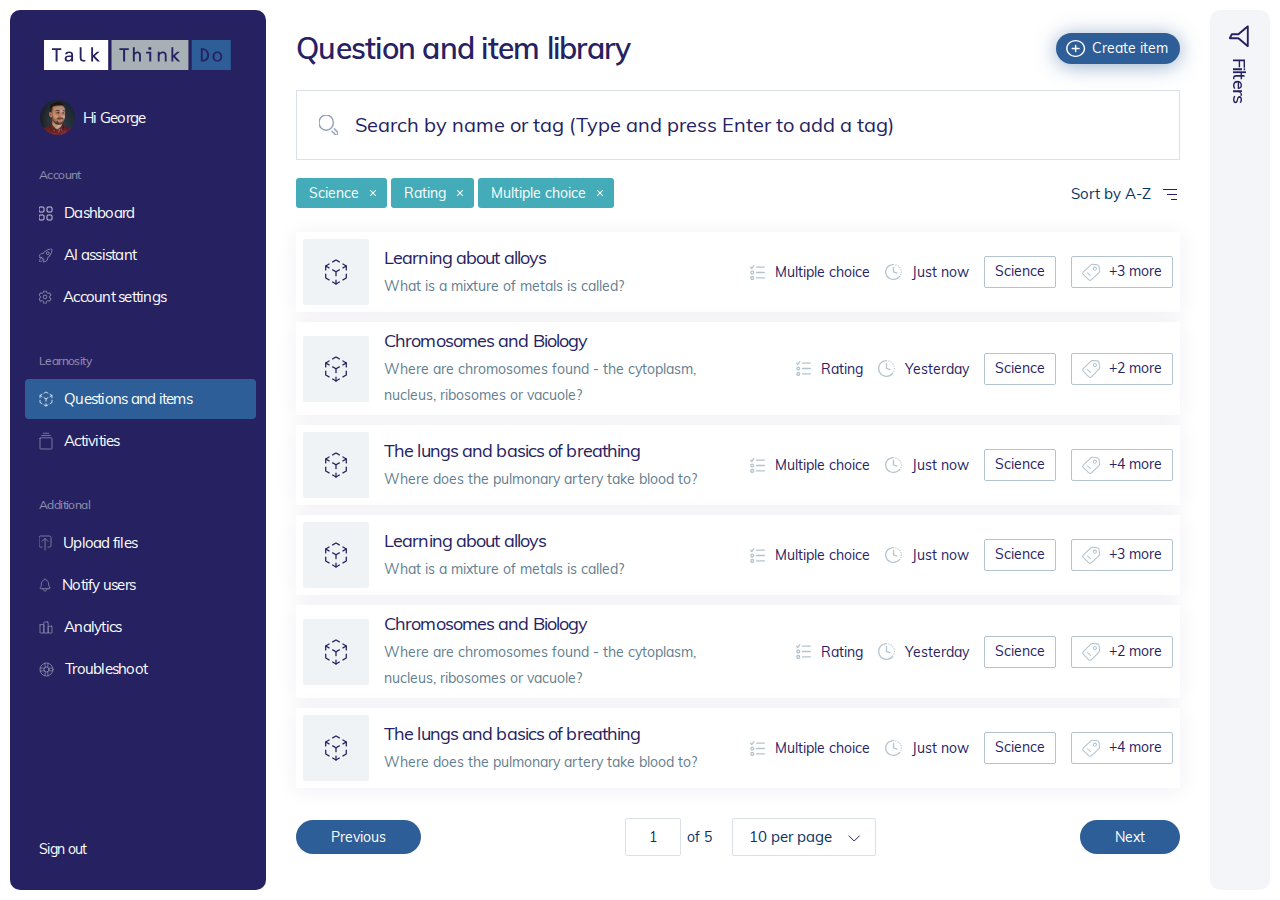
<file: QuestionsAndItemsLibrarySearch.html>
<!DOCTYPE html>
<html lang="en">

<head>
  <meta charset="UTF-8">
  <meta name="viewport" content="width=device-width, initial-scale=1.0">
  <title>Talk Think Do</title>

  <link rel="apple-touch-icon" sizes="180x180" href="./img/logo-ttd-line.svg">
  <link rel="icon" type="image/png" sizes="192x192" href="./img/logo-ttd-line.svg">
  <link rel="icon" type="image/png" sizes="32x32" href="./img/logo-ttd-line.svg">
  <link rel="icon" type="image/png" sizes="96x96" href="./img/logo-ttd-line.svg">
  <link rel="icon" type="image/png" sizes="16x16" href="./img/logo-ttd-line.svg">


  <link rel="stylesheet" href="https://cdn.jsdelivr.net/npm/bootstrap-icons@1.11.1/font/bootstrap-icons.css">
  <link rel="stylesheet" href="./fonts/style.css">
  <link rel="stylesheet" href="./css/style.min.css">
</head>

<body>
  <header class=" xlg:hidden bg-Primary text-White  py-3 fixed top-0 left-0 w-full z-20">
    <div class="px-4 flex flex-wrap justify-between gap-3">
      <button class="leftMenu"><svg xmlns="http://www.w3.org/2000/svg" width="30" height="30" fill="currentColor"
          class="bi bi-list" viewBox="0 0 16 16">
          <path fill-rule="evenodd"
            d="M2.5 12a.5.5 0 0 1 .5-.5h10a.5.5 0 0 1 0 1H3a.5.5 0 0 1-.5-.5zm0-4a.5.5 0 0 1 .5-.5h10a.5.5 0 0 1 0 1H3a.5.5 0 0 1-.5-.5zm0-4a.5.5 0 0 1 .5-.5h10a.5.5 0 0 1 0 1H3a.5.5 0 0 1-.5-.5z" />
        </svg></button>
      <a href="index.html"><img src="img/logo-ttd-line.svg" alt="img"></a>
      <button class="FilterMenu"><svg xmlns="http://www.w3.org/2000/svg" class="self-center" width="22" height="20"
          viewBox="0 0 22 20" fill="none">
          <path fill-rule="evenodd" clip-rule="evenodd" d="M21 1H1L9 10.46V17L13 19V10.46L21 1V1Z" stroke="#fff"
            stroke-width="2" stroke-linecap="round" stroke-linejoin="round"></path>
        </svg></button>
    </div>
  </header>

  <!-- wrapper start  -->
  <div class="wrapper xlg:p-10px xlg:pt-0 pt-16">
    <!-- flex body wrapper start  -->
    <div>
      <!-- main left items start  -->
      <div
        class="leftMenuBody w-0 -left-96 xlg:w-64  z-50 bg-White  fixed  xlg:left-10px xlg:top-10px xlg:rounded-10px">
        <!-- Chnages some class for mobile -->
        <div class=" navWrapp bg-Primary text-White py-30px  xlg:px-15px xlg:rounded-10px z-50">
          <!-- Chnages some class for mobile -->
          <!-- cross button for mobile  -->
          <div class="xlg:hidden block text-right mb-3 -mt-3 pr-4">
            <button class="cross "><svg xmlns="http://www.w3.org/2000/svg" width="22" height="22" fill="currentColor"
                class="bi bi-x-lg" viewBox="0 0 16 16">
                <path
                  d="M2.146 2.854a.5.5 0 1 1 .708-.708L8 7.293l5.146-5.147a.5.5 0 0 1 .708.708L8.707 8l5.147 5.146a.5.5 0 0 1-.708.708L8 8.707l-5.146 5.147a.5.5 0 0 1-.708-.708L7.293 8 2.146 2.854Z" />
              </svg></button>
          </div>
          <!-- logo start  -->
          <div class="logo mb-30px px-15px h-30px">
            <a href="index.html"><img src="./img/logo-ttd-line.svg" alt="logo" class="m-auto text-center w-188px"></a>
          </div>
          <!-- logo  end -->
          <!-- userPro start  -->
          <div class="userPro pb-30px px-15px">
            <a href="" class="flex items-start">
              <img src="./img/img-profile.png" alt="user" class="w-35px h-35px rounded-full self-center">
              <span class="flex-1 self-center ml-2 text-White text-xsm leading-5 tracking-tighter">
                <span>Hi George</span>
              </span>
            </a>
          </div>
          <!-- userPro end  -->
          <!-- common nav start  -->
          <div class="commonNav pb-14  overflow-y-auto -mr-[5px]" id="commonNav">
            <!-- nav single item start  -->
            <div class="pb-8 last:pb-0">
              <h4 class="commonNavTitle">Account</h4>
              <ul>
                <!-- single item start  -->
                <li>
                  <a href="index.html" class="commonNavItem  ">
                    <svg xmlns="http://www.w3.org/2000/svg" class="self-center" width="14" height="15"
                      viewBox="0 0 14 15" fill="none">
                      <g opacity="1">
                        <rect y="1" width="5" height="5" rx="1" stroke="white" stroke-width="0.75" />
                        <rect y="9" width="5" height="5" rx="1" stroke="white" stroke-width="0.75" />
                        <rect x="8" y="1" width="5" height="5" rx="1" stroke="white" stroke-width="0.75" />
                        <rect x="8" y="9" width="5" height="5" rx="1" stroke="white" stroke-width="0.75" />
                      </g>
                    </svg>
                    <span class="commonNavItemText">
                      Dashboard
                    </span>
                  </a>
                </li>
                <!-- single item start  -->
                <!-- single item start  -->
                <li>
                  <a href="" class="commonNavItem">
                    <svg xmlns="http://www.w3.org/2000/svg" width="14" height="15" viewBox="0 0 14 15" fill="none">
                      <g opacity="0.5">
                        <path
                          d="M12.9315 1.17614L12.5642 1.25219L12.566 1.25994L12.9315 1.17614ZM12.8284 1.07011L12.7392 1.43437L12.7424 1.43511L12.8284 1.07011ZM5.07411 4.26564L5.33829 4.53179L5.33929 4.53079L5.07411 4.26564ZM4.04002 5.48792L4.0062 5.8614C4.13945 5.87346 4.26903 5.81362 4.34625 5.70437L4.04002 5.48792ZM2.16872 5.7225L2.01867 5.37882L2.01768 5.37926L2.16872 5.7225ZM0.00366107 9.00872L-0.366361 8.94782L-0.366469 8.94849L0.00366107 9.00872ZM0.30992 9.334L0.348162 9.70705L0.350875 9.70676L0.30992 9.334ZM2.84343 9.05564L3.21841 9.0522C3.21744 8.94622 3.17167 8.8456 3.09241 8.77522C3.01316 8.70485 2.90783 8.67131 2.80247 8.68288L2.84343 9.05564ZM2.8778 9.628L3.25094 9.59045L3.2505 9.58653L2.8778 9.628ZM3.04343 9.97486L3.30871 9.70979L3.30715 9.70825L3.04343 9.97486ZM4.0244 10.9566L4.2912 10.6931L4.28967 10.6916L4.0244 10.9566ZM4.37128 11.1224L4.41288 10.7497L4.40866 10.7493L4.37128 11.1224ZM4.93974 11.1568L5.3125 11.1977C5.32405 11.0924 5.29052 10.9871 5.2202 10.9079C5.14987 10.8286 5.04932 10.7828 4.94339 10.7818L4.93974 11.1568ZM4.66191 13.6902L4.28914 13.6493L4.28881 13.6525L4.66191 13.6902ZM4.98661 13.9964L4.92709 13.6261L4.92675 13.6262L4.98661 13.9964ZM8.27014 11.833L8.61378 11.9831L8.61396 11.9827L8.27014 11.833ZM8.50765 9.9661L8.29153 9.65964C8.18256 9.73648 8.1226 9.86541 8.13403 9.99825L8.50765 9.9661ZM9.73237 8.93116L9.46783 8.66536L9.46625 8.66694L9.73237 8.93116ZM9.71987 6.17601L9.45462 5.91092L9.45431 5.91123L9.71987 6.17601ZM13.2987 1.1001C13.2583 0.905032 13.1085 0.750859 12.9144 0.70511L12.7424 1.43511C12.6523 1.4139 12.583 1.34244 12.5643 1.25218L13.2987 1.1001ZM12.9175 0.705865C12.4202 0.584122 11.7972 0.607402 11.1337 0.725267C10.4634 0.844325 9.72188 1.06534 8.97297 1.36527C7.47924 1.96349 5.91832 2.891 4.80894 4.00048L5.33929 4.53079C6.35903 3.51096 7.82553 2.63272 9.25181 2.06151C9.9629 1.77673 10.6545 1.57211 11.2648 1.46371C11.8818 1.35412 12.3869 1.34811 12.7392 1.43436L12.9175 0.705865ZM4.80993 3.99949C4.41504 4.39146 4.05497 4.81706 3.73379 5.27148L4.34625 5.70437C4.64234 5.28545 4.97427 4.89311 5.33829 4.53178L4.80993 3.99949ZM4.07384 5.11445C3.38206 5.05181 2.65603 5.10056 2.01867 5.37882L2.31877 6.06617C2.79895 5.85652 3.38545 5.80519 4.0062 5.8614L4.07384 5.11445ZM2.01768 5.37926C1.1259 5.77169 0.562373 6.47594 0.209099 7.16248C-0.143483 7.84767 -0.298857 8.53769 -0.366361 8.94782L0.373683 9.06962C0.434307 8.70129 0.572535 8.09536 0.875987 7.50564C1.17875 6.91727 1.63368 6.36765 2.31976 6.06573L2.01768 5.37926ZM-0.366469 8.94849C-0.399266 9.15001 -0.336469 9.35538 -0.196462 9.50408L0.349591 8.98996C0.369547 9.01115 0.378447 9.04036 0.373791 9.06896L-0.366469 8.94849ZM-0.196462 9.50408C-0.0564367 9.6528 0.144877 9.72788 0.348161 9.70704L0.271678 8.96095C0.300822 8.95797 0.329616 8.96874 0.349591 8.98996L-0.196462 9.50408ZM0.350875 9.70676L2.88438 9.4284L2.80247 8.68288L0.268964 8.96124L0.350875 9.70676ZM2.46844 9.05907C2.47031 9.26303 2.48255 9.46676 2.5051 9.66947L3.2505 9.58653C3.23076 9.40908 3.22005 9.23074 3.21841 9.0522L2.46844 9.05907ZM2.50469 9.66555C2.52664 9.88364 2.62387 10.0873 2.77972 10.2415L3.30715 9.70825C3.27532 9.67677 3.25541 9.63512 3.25092 9.59045L2.50469 9.66555ZM2.77816 10.2399L3.75912 11.2217L4.28967 10.6916L3.30871 9.7098L2.77816 10.2399ZM3.7576 11.2201C3.91177 11.3762 4.11558 11.4737 4.3339 11.4955L4.40866 10.7493C4.36422 10.7448 4.32267 10.725 4.2912 10.6931L3.7576 11.2201ZM4.32968 11.4951C4.53107 11.5176 4.73346 11.5298 4.93608 11.5318L4.94339 10.7818C4.76612 10.7801 4.58906 10.7694 4.41288 10.7497L4.32968 11.4951ZM4.56697 11.1159L4.28915 13.6493L5.03468 13.7311L5.3125 11.1977L4.56697 11.1159ZM4.28881 13.6525C4.26832 13.8553 4.3432 14.0563 4.49159 14.1962L5.00614 13.6506C5.02731 13.6705 5.03792 13.6991 5.03502 13.7279L4.28881 13.6525ZM4.49159 14.1962C4.63999 14.3361 4.84504 14.3992 5.04648 14.3666L4.92675 13.6262C4.95562 13.6215 4.98496 13.6306 5.00614 13.6506L4.49159 14.1962ZM5.04614 14.3666C5.45698 14.3006 6.14775 14.1458 6.83307 13.7933C7.51975 13.4401 8.22375 12.876 8.61378 11.9831L7.9265 11.6829C7.62682 12.3689 7.07813 12.8239 6.49001 13.1264C5.90053 13.4296 5.29439 13.5671 4.92709 13.6261L5.04614 14.3666ZM8.61396 11.9827C8.8917 11.3448 8.9405 10.6223 8.88127 9.93395L8.13403 9.99825C8.1873 10.6173 8.13609 11.2015 7.92632 11.6833L8.61396 11.9827ZM8.72377 10.2726C9.17923 9.95135 9.60576 9.59092 9.99848 9.19537L9.46625 8.66694C9.10433 9.03148 8.71125 9.36364 8.29153 9.65964L8.72377 10.2726ZM9.9969 9.19695C11.1096 8.08957 12.0367 6.55054 12.6347 5.06578C12.9344 4.32152 13.155 3.58207 13.2742 2.90726C13.3923 2.23777 13.4151 1.60714 13.297 1.09234L12.566 1.25994C12.6527 1.63792 12.645 2.15722 12.5356 2.77688C12.4271 3.39122 12.2231 4.08015 11.939 4.7856C11.3692 6.20025 10.4921 7.64594 9.46783 8.66536L9.9969 9.19695ZM8.09818 5.91092C7.82368 5.63625 7.74146 5.223 7.89004 4.86393L7.19703 4.57716C6.93257 5.21626 7.0788 5.9519 7.5677 6.44109L8.09818 5.91092ZM7.89004 4.86393C8.03861 4.50491 8.38852 4.27104 8.7764 4.27104V3.52104C8.0848 3.52104 7.46152 3.93802 7.19703 4.57716L7.89004 4.86393ZM8.7764 4.27104C9.16429 4.27104 9.5142 4.50491 9.66276 4.86393L10.3558 4.57716C10.0913 3.93802 9.46801 3.52104 8.7764 3.52104V4.27104ZM9.66276 4.86393C9.81135 5.223 9.72913 5.63625 9.45462 5.91092L9.98511 6.44109C10.474 5.9519 10.6202 5.21626 10.3558 4.57716L9.66276 4.86393ZM9.45431 5.91123C9.2746 6.09147 9.03069 6.19271 8.7764 6.19271V6.94271C9.23008 6.94271 9.66506 6.76209 9.98542 6.44078L9.45431 5.91123ZM8.7764 6.19271C8.52212 6.19271 8.27821 6.09147 8.09849 5.91123L7.56739 6.44078C7.88775 6.76209 8.32273 6.94271 8.7764 6.94271V6.19271Z"
                          fill="white" />
                        <path
                          d="M1.92629 10.5024C1.61475 10.5407 1.32493 10.6821 1.10283 10.904C0.552189 11.457 0.5 13.505 0.5 13.505C0.5 13.505 2.54756 13.4528 3.09851 12.901C3.3212 12.6791 3.46267 12.3886 3.50008 12.0763"
                          stroke="white" stroke-width="0.75" stroke-linecap="round" stroke-linejoin="round" />
                      </g>
                    </svg>
                    <span class="commonNavItemText">
                      AI assistant
                    </span>
                  </a>
                </li>
                <!-- single item start  -->
                <!-- single item start  -->
                <li>
                  <a href="" class="commonNavItem">
                    <svg xmlns="http://www.w3.org/2000/svg" width="13" height="14" viewBox="0 0 13 14" fill="none">
                      <g opacity="0.5">
                        <path
                          d="M7.83708 6.82364L8.21016 6.78574L8.21009 6.7851L7.83708 6.82364ZM10.6263 7L11.0013 7.00227V7H10.6263ZM10.5822 7.5829L10.2111 7.52869C10.1914 7.66355 10.2464 7.79848 10.3548 7.88111L10.5822 7.5829ZM11.8862 8.5771L12.1216 8.28499L12.1136 8.27889L11.8862 8.5771ZM11.9569 8.96262L11.6349 8.77033L11.6346 8.77096L11.9569 8.96262ZM10.7232 11.0374L11.0434 11.2327L11.0455 11.229L10.7232 11.0374ZM10.3442 11.1661L10.2075 11.5153L10.2142 11.5178L10.3442 11.1661ZM9.04911 10.6592L9.18579 10.31L9.18446 10.3094L9.04911 10.6592ZM8.61155 10.7082L8.82014 11.0199L8.82185 11.0187L8.61155 10.7082ZM7.99024 11.0598L7.8304 10.7206L7.83006 10.7207L7.99024 11.0598ZM7.73584 11.4002L8.10698 11.4538L8.10706 11.4533L7.73584 11.4002ZM7.54172 12.7429L7.91102 12.8093L7.91286 12.7966L7.54172 12.7429ZM7.23366 13L7.23366 13.3751L7.24138 13.3749L7.23366 13ZM4.76634 13L4.76003 13.375H4.76634V13ZM4.45799 12.7513L4.08685 12.805C4.08801 12.813 4.08944 12.821 4.09112 12.8289L4.45799 12.7513ZM4.26416 11.4106L4.63531 11.3569L4.63511 11.3556L4.26416 11.4106ZM4.00456 11.0679L3.84527 11.4074L3.84712 11.4083L4.00456 11.0679ZM3.38557 10.7155L3.59631 10.4053L3.59565 10.4049L3.38557 10.7155ZM2.94974 10.6676L2.81316 10.3183L2.81309 10.3184L2.94974 10.6676ZM1.65492 11.1742L1.78512 11.5259L1.79157 11.5234L1.65492 11.1742ZM1.27591 11.0458L0.953563 11.2375L0.955965 11.2414L1.27591 11.0458ZM0.0422502 8.97103L0.364576 8.77937L0.364045 8.77848L0.0422502 8.97103ZM0.112918 8.58551L-0.114662 8.28731L-0.122135 8.29332L0.112918 8.58551ZM1.21505 7.74439L1.44256 8.0425L1.44414 8.04128L1.21505 7.74439ZM1.38812 7.34963L1.01457 7.3828L1.01487 7.38589L1.38812 7.34963ZM1.38812 6.6529L1.7615 6.68773L1.7617 6.68543L1.38812 6.6529ZM1.21303 6.26206L0.985451 6.5601L0.985706 6.5603L1.21303 6.26206ZM0.111476 5.42093L-0.126791 5.71082L-0.116105 5.71898L0.111476 5.42093ZM0.0431155 5.03738L0.365106 5.2296L0.36544 5.22904L0.0431155 5.03738ZM1.27678 2.96262L0.956635 2.76729L0.954453 2.77096L1.27678 2.96262ZM1.65579 2.83393L1.7925 2.48466L1.7858 2.48218L1.65579 2.83393ZM2.95089 3.34084L2.81421 3.69005L2.81554 3.69056L2.95089 3.34084ZM3.38845 3.29178L3.17986 2.98014L3.17815 2.9813L3.38845 3.29178ZM4.00976 2.94019L4.1696 3.27942L4.16994 3.27925L4.00976 2.94019ZM4.26416 2.59981L3.89302 2.54616L3.89294 2.54668L4.26416 2.59981ZM4.45828 1.2571L4.08898 1.1907L4.08714 1.20345L4.45828 1.2571ZM4.76634 1L4.76634 0.624921L4.75862 0.625079L4.76634 1ZM7.23366 1L7.23997 0.625H7.23366V1ZM7.54201 1.24869L7.91315 1.19504C7.91199 1.187 7.91056 1.179 7.90888 1.17106L7.54201 1.24869ZM7.73584 2.58944L7.36469 2.6431L7.36489 2.64439L7.73584 2.58944ZM7.99544 2.93206L8.15473 2.59256L8.15288 2.59171L7.99544 2.93206ZM8.61443 3.28449L8.40369 3.59467L8.40435 3.59511L8.61443 3.28449ZM9.05026 3.33243L9.18684 3.68167L9.18691 3.68165L9.05026 3.33243ZM10.3451 2.82579L10.2149 2.47405L10.2084 2.47658L10.3451 2.82579ZM10.7241 2.95421L11.0464 2.76254L11.044 2.75861L10.7241 2.95421ZM11.9577 5.02897L11.6354 5.22063L11.636 5.22152L11.9577 5.02897ZM11.8871 5.41449L12.1147 5.71269L12.1221 5.70668L11.8871 5.41449ZM10.7849 6.25561L10.5574 5.9575L10.557 5.95788L10.7849 6.25561ZM10.6104 6.65037L10.9842 6.61972L10.9838 6.61499L10.6104 6.65037ZM6.21726 4.84102C5.29021 4.75202 4.39826 5.23821 3.99414 6.06847L4.6685 6.3967C4.93142 5.85653 5.52051 5.52758 6.14559 5.58758L6.21726 4.84102ZM3.99414 6.06847C3.58888 6.90107 3.76721 7.89029 4.43328 8.53773L4.95604 7.99993C4.51924 7.57535 4.40671 6.93453 4.6685 6.3967L3.99414 6.06847ZM4.43328 8.53773C5.09717 9.18305 6.10214 9.35088 6.94618 8.96271L6.63281 8.28132C6.067 8.54153 5.39502 8.42663 4.95604 7.99993L4.43328 8.53773ZM6.94618 8.96271C7.79213 8.57366 8.30352 7.70458 8.21016 6.78574L7.464 6.86155C7.52394 7.45144 7.19672 8.02198 6.63281 8.28132L6.94618 8.96271ZM8.21009 6.7851C8.10309 5.74954 7.26341 4.94315 6.21787 4.84107L6.14499 5.58752C6.85023 5.65638 7.39522 6.19593 7.46407 6.86219L8.21009 6.7851ZM10.2513 6.99773C10.2502 7.17539 10.2368 7.35277 10.2111 7.52869L10.9532 7.6371C10.984 7.4268 11 7.2147 11.0013 7.00227L10.2513 6.99773ZM10.3548 7.88111L11.6589 8.87532L12.1136 8.27889L10.8095 7.28468L10.3548 7.88111ZM11.6509 8.86911C11.6248 8.84807 11.6141 8.80516 11.6349 8.77033L12.2788 9.15491C12.4526 8.86401 12.3821 8.49509 12.1215 8.2851L11.6509 8.86911ZM11.6346 8.77096L10.4009 10.8457L11.0455 11.229L12.2792 9.15427L11.6346 8.77096ZM10.4031 10.8421C10.4215 10.8119 10.4521 10.8062 10.4742 10.8143L10.2142 11.5178C10.5197 11.6307 10.8702 11.5164 11.0433 11.2327L10.4031 10.8421ZM10.4809 10.8169L9.18579 10.31L8.91243 11.0084L10.2075 11.5153L10.4809 10.8169ZM9.18446 10.3094C8.92544 10.2092 8.63181 10.2416 8.40124 10.3977L8.82185 11.0187C8.8475 11.0013 8.88264 10.9968 8.91376 11.0089L9.18446 10.3094ZM8.40295 10.3966C8.2209 10.5185 8.0295 10.6268 7.8304 10.7206L8.15008 11.399C8.38289 11.2893 8.60689 11.1626 8.82014 11.0199L8.40295 10.3966ZM7.83006 10.7207C7.5814 10.8382 7.40408 11.0714 7.36462 11.3471L8.10706 11.4533C8.10985 11.4338 8.12334 11.4117 8.15043 11.3989L7.83006 10.7207ZM7.3647 11.3465L7.17058 12.6892L7.91286 12.7966L8.10698 11.4538L7.3647 11.3465ZM7.17264 12.6765C7.17923 12.6399 7.2074 12.6255 7.22595 12.6251L7.24138 13.3749C7.56532 13.3683 7.85162 13.1384 7.9108 12.8093L7.17264 12.6765ZM7.23366 12.625H4.76634V13.375H7.23366V12.625ZM4.77264 12.6251C4.79048 12.6254 4.81748 12.6387 4.82487 12.6737L4.09112 12.8289C4.15896 13.1495 4.4422 13.3696 4.76003 13.3749L4.77264 12.6251ZM4.82914 12.6977L4.6353 11.3569L3.89302 11.4642L4.08685 12.805L4.82914 12.6977ZM4.63511 11.3556C4.59398 11.0779 4.41361 10.844 4.16201 10.7276L3.84712 11.4083C3.87563 11.4215 3.89013 11.4447 3.89321 11.4655L4.63511 11.3556ZM4.16385 10.7285C3.96599 10.6356 3.7762 10.5276 3.59631 10.4053L3.17483 11.0257C3.38755 11.1702 3.61176 11.2979 3.84528 11.4074L4.16385 10.7285ZM3.59565 10.4049C3.36516 10.249 3.07162 10.2173 2.81316 10.3183L3.08631 11.0168C3.11647 11.005 3.15062 11.0093 3.17549 11.0261L3.59565 10.4049ZM2.81309 10.3184L1.51828 10.825L1.79157 11.5234L3.08638 11.0168L2.81309 10.3184ZM1.52475 10.8225C1.54682 10.8144 1.57743 10.82 1.59586 10.8502L0.955965 11.2414C1.12926 11.5249 1.47972 11.6389 1.7851 11.5259L1.52475 10.8225ZM1.59824 10.8541L0.364575 8.77937L-0.280075 9.16268L0.953588 11.2374L1.59824 10.8541ZM0.364045 8.77848C0.38497 8.81346 0.374228 8.85658 0.347972 8.8777L-0.122135 8.29332C-0.383131 8.50328 -0.453661 8.87257 -0.279544 9.16357L0.364045 8.77848ZM0.340424 8.88362L1.44256 8.0425L0.987546 7.44629L-0.114588 8.28741L0.340424 8.88362ZM1.44414 8.04128C1.66682 7.86946 1.78883 7.59611 1.76136 7.31336L1.01487 7.38589C1.01686 7.40629 1.00864 7.43001 0.985966 7.4475L1.44414 8.04128ZM1.76165 7.31645C1.752 7.20789 1.74639 7.10261 1.74639 6.99916H0.996387C0.996387 7.12954 1.00346 7.25753 1.01459 7.3828L1.76165 7.31645ZM1.74639 6.99916C1.74639 6.89526 1.75177 6.79201 1.76149 6.68773L1.01474 6.61806C1.00312 6.74257 0.996387 6.86923 0.996387 6.99916H1.74639ZM1.7617 6.68543C1.78621 6.40402 1.66275 6.13333 1.44036 5.96381L0.985706 6.5603C1.00808 6.57735 1.01626 6.6005 1.01453 6.62037L1.7617 6.68543ZM1.44061 5.96401L0.339057 5.12289L-0.116105 5.71898L0.985451 6.5601L1.44061 5.96401ZM0.349591 5.13123C0.375418 5.15246 0.385706 5.19509 0.365105 5.2296L-0.278874 4.84517C-0.451175 5.13379 -0.383269 5.4997 -0.126638 5.71064L0.349591 5.13123ZM0.36544 5.22904L1.5991 3.15427L0.954453 2.77096L-0.279209 4.84573L0.36544 5.22904ZM1.5969 3.15793C1.57848 3.18812 1.54785 3.19383 1.52578 3.18567L1.7858 2.48218C1.48028 2.36926 1.12976 2.48358 0.956656 2.7673L1.5969 3.15793ZM1.51911 3.18313L2.81421 3.69004L3.08757 2.99164L1.79247 2.48472L1.51911 3.18313ZM2.81554 3.69056C3.07456 3.79081 3.36819 3.75844 3.59876 3.60225L3.17815 2.9813C3.1525 2.99867 3.11736 3.00316 3.08624 2.99112L2.81554 3.69056ZM3.59705 3.60341C3.7791 3.48154 3.9705 3.37323 4.1696 3.27942L3.84992 2.60096C3.61711 2.71065 3.39311 2.8374 3.17986 2.98014L3.59705 3.60341ZM4.16994 3.27925C4.4186 3.16178 4.59592 2.92862 4.63538 2.65294L3.89294 2.54668C3.89015 2.56618 3.87666 2.58832 3.84957 2.60112L4.16994 3.27925ZM4.6353 2.65347L4.82942 1.31076L4.08714 1.20345L3.89302 2.54616L4.6353 2.65347ZM4.82736 1.32346C4.82077 1.36012 4.7926 1.37454 4.77405 1.37492L4.75862 0.625079C4.43468 0.631747 4.14838 0.861608 4.0892 1.19074L4.82736 1.32346ZM4.76634 1.375H7.23366V0.625H4.76634V1.375ZM7.22736 1.37495C7.20952 1.37465 7.18252 1.36125 7.17513 1.32632L7.90888 1.17106C7.84104 0.850463 7.5578 0.630398 7.23997 0.625053L7.22736 1.37495ZM7.17086 1.30235L7.3647 2.6431L8.10698 2.53578L7.91315 1.19504L7.17086 1.30235ZM7.36489 2.64439C7.40602 2.92208 7.58639 3.15601 7.83799 3.2724L8.15288 2.59171C8.12437 2.57852 8.10987 2.55527 8.10679 2.53449L7.36489 2.64439ZM7.83615 3.27154C8.03401 3.36438 8.2238 3.47245 8.40369 3.59467L8.82517 2.9743C8.61245 2.82978 8.38824 2.70213 8.15472 2.59257L7.83615 3.27154ZM8.40435 3.59511C8.63484 3.751 8.92839 3.78275 9.18684 3.68167L8.91369 2.98319C8.88353 2.99498 8.84938 2.99068 8.82451 2.97386L8.40435 3.59511ZM9.18691 3.68165L10.4817 3.17501L10.2084 2.47658L8.91362 2.98321L9.18691 3.68165ZM10.4753 3.17748C10.4532 3.18564 10.4226 3.17995 10.4041 3.1498L11.044 2.75861C10.8707 2.47514 10.5203 2.36108 10.2149 2.47411L10.4753 3.17748ZM10.4018 3.14586L11.6354 5.22063L12.2801 4.83732L11.0464 2.76255L10.4018 3.14586ZM11.636 5.22152C11.615 5.18655 11.6258 5.14342 11.652 5.1223L12.1221 5.70668C12.3831 5.49672 12.4537 5.12742 12.2795 4.83643L11.636 5.22152ZM11.6596 5.11638L10.5574 5.9575L11.0125 6.55371L12.1146 5.71259L11.6596 5.11638ZM10.557 5.95788C10.3333 6.12912 10.2103 6.40253 10.2371 6.68576L10.9838 6.61499C10.9818 6.59456 10.9901 6.5708 11.0129 6.55334L10.557 5.95788ZM10.2367 6.68102C10.2457 6.79051 10.2513 6.89639 10.2513 7H11.0013C11.0013 6.86978 10.9942 6.74239 10.9842 6.61973L10.2367 6.68102Z"
                          fill="white" />
                      </g>
                    </svg>
                    <span class="commonNavItemText">
                      Account settings
                    </span>
                  </a>
                </li>
                <!-- single item start  -->

              </ul>
            </div>
            <!-- nav single item end -->
            <!-- nav single item start  -->
            <div class="pb-8 last:pb-0">
              <h4 class="commonNavTitle">Learnosity</h4>
              <ul>
                <!-- single item start  -->
                <li>
                  <a href="QuestionsAndItems.html" class="commonNavItem active">
                    <svg xmlns="http://www.w3.org/2000/svg" width="14" height="16" viewBox="0 0 14 16" fill="none">
                      <g opacity="0.5">
                        <path d="M2.95 3.32495L1 4.48741V6.76177" stroke="white" stroke-width="0.75"
                          stroke-linecap="round" stroke-linejoin="round" />
                        <path d="M1 9.23828V11.5126L2.95 12.6246" stroke="white" stroke-width="0.75"
                          stroke-linecap="round" stroke-linejoin="round" />
                        <path d="M5.0498 13.8376L6.9998 15.0001L8.9498 13.8376" stroke="white" stroke-width="0.75"
                          stroke-linecap="round" stroke-linejoin="round" />
                        <path d="M11.0498 12.6246L12.9998 11.5126V9.23828" stroke="white" stroke-width="0.75"
                          stroke-linecap="round" stroke-linejoin="round" />
                        <path d="M12.9998 6.76177V4.48741L11.0498 3.32495" stroke="white" stroke-width="0.75"
                          stroke-linecap="round" stroke-linejoin="round" />
                        <path d="M8.9498 2.11191L6.9998 1L5.0498 2.11191" stroke="white" stroke-width="0.75"
                          stroke-linecap="round" stroke-linejoin="round" />
                        <path d="M7 15V12.7256" stroke="white" stroke-width="0.75" stroke-linecap="round"
                          stroke-linejoin="round" />
                        <path d="M7 10.148V7.87363L8.95 6.76172" stroke="white" stroke-width="0.75"
                          stroke-linecap="round" stroke-linejoin="round" />
                        <path d="M11.0498 5.59922L12.9998 4.4873" stroke="white" stroke-width="0.75"
                          stroke-linecap="round" stroke-linejoin="round" />
                        <path d="M6.9998 7.87363L5.0498 6.76172" stroke="white" stroke-width="0.75"
                          stroke-linecap="round" stroke-linejoin="round" />
                        <path d="M2.95 5.59922L1 4.4873" stroke="white" stroke-width="0.75" stroke-linecap="round"
                          stroke-linejoin="round" />
                      </g>
                    </svg>
                    <span class="commonNavItemText">
                      Questions and items
                    </span>
                  </a>
                </li>
                <!-- single item start  -->
                <!-- single item start  -->
                <li>
                  <a href="" class="commonNavItem">
                    <svg xmlns="http://www.w3.org/2000/svg" width="14" height="18" viewBox="0 0 14 18" fill="none">
                      <g opacity="0.5">
                        <path d="M4.27246 1.2807H9.72701" stroke="white" stroke-width="0.75" stroke-linecap="round" />
                        <path d="M2.63672 3.52631H11.364" stroke="white" stroke-width="0.75" stroke-linecap="round" />
                        <path fill-rule="evenodd" clip-rule="evenodd"
                          d="M1 6.31743C1 6.01618 1.24421 5.77197 1.54545 5.77197H12.4545C12.7558 5.77197 13 6.01618 13 6.31743V16.4546C13 16.7558 12.7558 17 12.4545 17H1.54545C1.24421 17 1 16.7558 1 16.4546L1 6.31743Z"
                          stroke="white" stroke-width="0.75" stroke-linecap="round" />
                      </g>
                    </svg>
                    <span class="commonNavItemText">
                      Activities
                    </span>
                  </a>
                </li>
                <!-- single item start  -->


              </ul>
            </div>
            <!-- nav single item end -->
            <!-- nav single item start  -->
            <div class="pb-8 last:pb-0">
              <h4 class="commonNavTitle">Additional</h4>
              <ul>
                <!-- single item start  -->
                <li>
                  <a href="" class="commonNavItem">
                    <svg xmlns="http://www.w3.org/2000/svg" width="13" height="16" viewBox="0 0 13 16" fill="none">
                      <g opacity="0.5">
                        <path
                          d="M3 12.0769H1.5C0.671573 12.0769 0 11.3881 0 10.5384L0 2.53844C0 1.68877 0.671573 0.999981 1.5 0.999981H10.5C11.3284 0.999981 12 1.68877 12 2.53844V10.5384C12 11.3881 11.3284 12.0769 10.5 12.0769H9"
                          stroke="white" stroke-width="0.75" stroke-linecap="round" stroke-linejoin="round" />
                        <path d="M9 6.38452L6 3.3076L3 6.38452" stroke="white" stroke-width="0.75"
                          stroke-linecap="round" stroke-linejoin="round" />
                        <path d="M6.03145 15L6.03145 3.92308" stroke="white" stroke-width="0.75" stroke-linecap="round"
                          stroke-linejoin="round" />
                      </g>
                    </svg>
                    <span class="commonNavItemText">
                      Upload files
                    </span>
                  </a>
                </li>
                <!-- single item start  -->
                <!-- single item start  -->
                <li>
                  <a href="" class="commonNavItem">
                    <svg xmlns="http://www.w3.org/2000/svg" width="12" height="14" viewBox="0 0 12 14" fill="none">
                      <g opacity="0.5">
                        <path fill-rule="evenodd" clip-rule="evenodd"
                          d="M10.8735 9.75279C10.1446 8.84615 9.62993 8.38462 9.62993 5.8851C9.62993 3.59615 8.47977 2.78067 7.53313 2.38462C7.40738 2.33212 7.28902 2.21154 7.2507 2.08029C7.08465 1.50596 6.61913 1 6.00034 1C5.38155 1 4.91575 1.50625 4.7514 2.08087C4.71308 2.21356 4.59471 2.33212 4.46897 2.38462C3.52119 2.78125 2.37217 3.59385 2.37217 5.8851C2.37075 8.38462 1.85613 8.84615 1.1272 9.75279C0.825182 10.1284 1.08973 10.6923 1.61798 10.6923H10.3855C10.9109 10.6923 11.1738 10.1266 10.8735 9.75279Z"
                          stroke="white" stroke-width="0.75" stroke-linecap="round" stroke-linejoin="round" />
                        <path
                          d="M7.81688 10.6924V11.1539C7.81688 12.1735 7.00354 13.0001 6.00024 13.0001C4.99693 13.0001 4.18359 12.1735 4.18359 11.1539V10.6924"
                          stroke="white" stroke-width="0.75" stroke-linecap="round" stroke-linejoin="round" />
                      </g>
                    </svg>
                    <span class="commonNavItemText">
                      Notify users
                    </span>
                  </a>
                </li>
                <!-- single item start  -->
                <!-- single item start  -->
                <li>
                  <a href="" class="commonNavItem">
                    <svg xmlns="http://www.w3.org/2000/svg" width="14" height="13" viewBox="0 0 14 13" fill="none">
                      <g opacity="0.5">
                        <path fill-rule="evenodd" clip-rule="evenodd"
                          d="M1 3.96165V11.7886C1 11.9054 1.09594 12.0001 1.21429 12.0001H4.85714V3.96165C4.85714 3.72799 4.66526 3.53857 4.42857 3.53857H1.42857C1.19188 3.53857 1 3.72799 1 3.96165Z"
                          stroke="white" stroke-width="0.75" stroke-linecap="round" stroke-linejoin="round" />
                        <path fill-rule="evenodd" clip-rule="evenodd"
                          d="M8.71456 1H5.28599C5.0493 1 4.85742 1.18942 4.85742 1.42308V12H9.14314V1.42308C9.14314 1.18942 8.95126 1 8.71456 1Z"
                          stroke="white" stroke-width="0.75" stroke-linecap="round" stroke-linejoin="round" />
                        <path fill-rule="evenodd" clip-rule="evenodd"
                          d="M12.5711 5.23071H9.57115C9.33446 5.23071 9.14258 5.42013 9.14258 5.65379V11.9999H12.7854C12.9038 11.9999 12.9997 11.9052 12.9997 11.7884V5.65379C12.9997 5.42013 12.8078 5.23071 12.5711 5.23071Z"
                          stroke="white" stroke-width="0.75" stroke-linecap="round" stroke-linejoin="round" />
                      </g>
                    </svg>
                    <span class="commonNavItemText">
                      Analytics
                    </span>
                  </a>
                </li>
                <!-- single item start  -->


                <!-- single item start  -->
                <li>
                  <a href="" class="commonNavItem">
                    <svg xmlns="http://www.w3.org/2000/svg" width="15" height="15" viewBox="0 0 15 15" fill="none">
                      <g opacity="0.5">
                        <circle cx="7.5" cy="7.5" r="6.5" stroke="white" stroke-width="0.75" stroke-linecap="round"
                          stroke-linejoin="round" />
                        <circle cx="7.5" cy="7.5" r="2.5" stroke="white" stroke-width="0.75" stroke-linecap="round"
                          stroke-linejoin="round" />
                        <path d="M6 1.1875L6.25 5.3125" stroke="white" stroke-width="0.75" stroke-linecap="round"
                          stroke-linejoin="round" />
                        <path d="M8.75 5.3125L9 1.1875" stroke="white" stroke-width="0.75" stroke-linecap="round"
                          stroke-linejoin="round" />
                        <path d="M6 13.8125L6.25 9.6875" stroke="white" stroke-width="0.75" stroke-linecap="round"
                          stroke-linejoin="round" />
                        <path d="M8.75 9.6875L9 13.8125" stroke="white" stroke-width="0.75" stroke-linecap="round"
                          stroke-linejoin="round" />
                        <path d="M13.8125 6L9.6875 6.25" stroke="white" stroke-width="0.75" stroke-linecap="round"
                          stroke-linejoin="round" />
                        <path d="M9.6875 8.75L13.8125 9" stroke="white" stroke-width="0.75" stroke-linecap="round"
                          stroke-linejoin="round" />
                        <path d="M1.1875 6L5.3125 6.25" stroke="white" stroke-width="0.75" stroke-linecap="round"
                          stroke-linejoin="round" />
                        <path d="M5.3125 8.75L1.1875 9" stroke="white" stroke-width="0.75" stroke-linecap="round"
                          stroke-linejoin="round" />
                      </g>
                    </svg>
                    <span class="commonNavItemText">
                      Troubleshoot
                    </span>
                  </a>
                </li>
                <!-- single item start  -->


              </ul>
            </div>
            <!-- nav single item end -->


          </div>
          <!-- common nav end -->
          <!-- Sign out start  -->
          <div class="signOut pt-4 pl-14px">
            <button type="button" class="bg-none p-0 m-0 text-sm tracking-tighter">Sign out</button>
          </div>
          <!-- Sign out end -->
        </div>
      </div>
      <!-- main left items end -->
      <!-- main right items start  -->
      <div class="w-full xlg:pl-64 xlg:pr-[60px] mainItemMid">
        <div class="sm:py-30px sm:px-30px p-3">

          <!-- Recent Questions and items start  -->
          <div>
            <!-- top item start  -->
            <div class="sm:flex sm:justify-between items-center flex-wrap pb-6">
              <h4
                class="sm:text-3xl text-xl self-center text-Primary font-semibold leading-7 tracking-tight mb-3 sm:mb-0">
                Question
                and
                item
                library</h4>
              <button type="button" class="commonItem1">
                <svg xmlns="http://www.w3.org/2000/svg" width="20" class="self-center" height="17" viewBox="0 0 20 17"
                  fill="none">
                  <path fill-rule="evenodd" clip-rule="evenodd"
                    d="M0.103516 8.5C0.103516 13.1944 4.37582 17 9.64597 17C14.9136 16.9946 19.1824 13.1922 19.1884 8.5C19.1884 3.80558 14.9161 0 9.64597 0C4.37582 0 0.103516 3.80558 0.103516 8.5ZM1.57159 8.5C1.57159 4.5278 5.18661 1.30769 9.64597 1.30769C14.1033 1.31202 17.7155 4.52959 17.7204 8.5C17.7204 12.4722 14.1053 15.6923 9.64597 15.6923C5.18661 15.6923 1.57159 12.4722 1.57159 8.5ZM9.63643 12.204C9.23103 12.204 8.90239 11.9113 8.90239 11.5502V9.15385H6.21289C5.80749 9.15385 5.47885 8.86111 5.47885 8.5C5.47885 8.13889 5.80749 7.84615 6.21289 7.84615H8.90239V5.44981C8.90239 5.0887 9.23103 4.79596 9.63643 4.79596C10.0418 4.79596 10.3705 5.0887 10.3705 5.44981V7.84615H13.06C13.4654 7.84615 13.794 8.13889 13.794 8.5C13.794 8.86111 13.4654 9.15385 13.06 9.15385H10.3705V11.5502C10.3705 11.9113 10.0418 12.204 9.63643 12.204Z"
                    fill="white" />
                </svg>
                <span class="self-center">Create item</span></button>
            </div>
            <!-- top item end  -->
            <!-- search by name or tag start -->
            <div>
              <div class="relative mb-[18px]">
                <input id="tagInput"
                  class=" border border-[#DCE1E9] border-solid w-full py-5 px-[57.5px] text-Primary bg-White md:text-xl text-base leading-6 placeholder:text-Primary focus:outline-none focus:border-Primary focus:ring-Primary focus:ring-1"
                  type="text" placeholder="Search by name or tag (Type and press Enter to add a tag)">

                <button id="submitButton" class=" absolute left-[22.5px] top-1/2 -translate-y-1/2"><img
                    src="./img/ico-search.svg" alt="img"></button>
              </div>
            </div>
            <!-- search by name or tag  end-->


            <!-- 67 items that match your search start  -->
            <div class="sm:flex sm:justify-between  sm:gap-3">
              <div id="tagContainer" class="flex justify-start flex-wrap gap-1 self-center">
                <span class="tag">Science</span>
                <span class="tag">Rating</span>
                <span class="tag">Multiple choice</span>
              </div>
              <div class="relative inline-block text-left self-center min-w-[112px] mt-4 sm:mt-0">
                <div>
                  <button type="button" class="inline-flex w-full justify-center text-[15px] text-[#063361] leading-5"
                    id="menu-button" aria-expanded="true" aria-haspopup="true">
                    <span class="self-center">Sort by A-Z</span>
                    <svg xmlns="http://www.w3.org/2000/svg" class="self-center ml-3" width="14" height="11"
                      viewBox="0 0 14 11" fill="none">
                      <path fill-rule="evenodd" clip-rule="evenodd" d="M14 0H0V1H14V0ZM14 5H4V6H14V5ZM8 10H14V11H8V10Z"
                        fill="#262262" />
                    </svg>
                  </button>
                </div>


                <div
                  class="absolute right-0 z-10 mt-2 w-36 origin-top-right rounded-md bg-white shadow-lg ring-1 ring-Primary ring-opacity-5 focus:outline-none hidden bg-White"
                  role="menu" aria-orientation="vertical" aria-labelledby="menu-button" tabindex="-1" id="menu-1">
                  <div class="py-1" role="none">

                    <!-- Active: "bg-gray-100 text-gray-900", Not Active: "text-gray-700" -->
                    <a href="#" class="text-gray-700 block px-4 py-2 text-sm" role="menuitem" tabindex="-1"
                      id="menu-item-0">High to Low</a>
                    <a href="#" class="text-gray-700 block px-4 py-2 text-sm" role="menuitem" tabindex="-1"
                      id="menu-item-1">Low to High</a>

                  </div>
                </div>
              </div>

            </div>
            <!-- 67 items that match your search end  -->
            <!-- single item wrapp start  -->
            <div class="pt-6">

              <!-- single item start  -->
              <a href="" class="commonItem14">
                <!-- left item start  -->
                <span class="col-span-6 self-center">
                  <span class="flex items-start ">
                    <span class="commonItem7">
                      <svg xmlns="http://www.w3.org/2000/svg" width="24" height="28" viewBox="0 0 14 16" fill="none">
                        <path d="M2.95 3.32495L1 4.48741V6.76177" stroke="#262262" stroke-width="0.75"
                          stroke-linecap="round" stroke-linejoin="round" />
                        <path d="M1 9.23828V11.5126L2.95 12.6246" stroke="#262262" stroke-width="0.75"
                          stroke-linecap="round" stroke-linejoin="round" />
                        <path d="M5.0498 13.8376L6.9998 15.0001L8.9498 13.8376" stroke="#262262" stroke-width="0.75"
                          stroke-linecap="round" stroke-linejoin="round" />
                        <path d="M11.0498 12.6246L12.9998 11.5126V9.23828" stroke="#262262" stroke-width="0.75"
                          stroke-linecap="round" stroke-linejoin="round" />
                        <path d="M12.9998 6.76177V4.48741L11.0498 3.32495" stroke="#262262" stroke-width="0.75"
                          stroke-linecap="round" stroke-linejoin="round" />
                        <path d="M8.9498 2.11191L6.9998 1L5.0498 2.11191" stroke="#262262" stroke-width="0.75"
                          stroke-linecap="round" stroke-linejoin="round" />
                        <path d="M7 15V12.7256" stroke="#262262" stroke-width="0.75" stroke-linecap="round"
                          stroke-linejoin="round" />
                        <path d="M7 10.148V7.87363L8.95 6.76172" stroke="#262262" stroke-width="0.75"
                          stroke-linecap="round" stroke-linejoin="round" />
                        <path d="M11.0498 5.59922L12.9998 4.4873" stroke="#262262" stroke-width="0.75"
                          stroke-linecap="round" stroke-linejoin="round" />
                        <path d="M6.9998 7.87363L5.0498 6.76172" stroke="#262262" stroke-width="0.75"
                          stroke-linecap="round" stroke-linejoin="round" />
                        <path d="M2.95 5.59922L1 4.4873" stroke="#262262" stroke-width="0.75" stroke-linecap="round"
                          stroke-linejoin="round" />
                      </svg>
                    </span>
                    <span class="flex-1 ml-15px self-center">
                      <span class="commonItem6">Learning about
                        alloys</span>
                      <span class="block text-colorP text-sm leading-[26px]">What is a mixture of metals is
                        called?</span>
                    </span>
                  </span>
                </span>
                <!-- left item end -->
                <!-- right item start  -->
                <span class="col-span-6 self-center">
                  <!-- single tiem start  -->
                  <span class="commonButton2Inner">
                    <!-- inner single item start  -->
                    <span class="commonItem5">
                      <img src="img/ico-type.svg" alt="img" class="self-center">
                      <span class="self-center">Multiple
                        choice</span></span>
                    <!-- inner single item end -->
                    <!-- inner single item start  -->
                    <span class="commonItem5"><img src="img/ico-clock.svg" alt="img" class="self-center"> <span
                        class="self-center">Just
                        now</span></span>
                    <!-- inner single item end -->
                    <!-- inner single item start  -->
                    <span class="commonItem3">
                      <span class="self-center">Science</span></span>
                    <!-- inner single item end -->
                    <!-- inner single item start  -->
                    <span class="commonItem4">
                      <img src="img/ico-tag.svg" alt="img" class="self-center">
                      <span class="self-center">+3 more</span></span>
                    <!-- inner single item end -->
                  </span>
                  <!-- single tiem end  -->
                </span>
                <!-- single tiem end  -->
              </a>
              <!-- single item end -->

              <!-- single item start  -->
              <a href="" class="commonItem14">
                <!-- left item start  -->
                <span class="col-span-6 self-center">
                  <span class="flex items-start ">
                    <span class="commonItem7">
                      <svg xmlns="http://www.w3.org/2000/svg" width="24" height="28" viewBox="0 0 14 16" fill="none">
                        <path d="M2.95 3.32495L1 4.48741V6.76177" stroke="#262262" stroke-width="0.75"
                          stroke-linecap="round" stroke-linejoin="round" />
                        <path d="M1 9.23828V11.5126L2.95 12.6246" stroke="#262262" stroke-width="0.75"
                          stroke-linecap="round" stroke-linejoin="round" />
                        <path d="M5.0498 13.8376L6.9998 15.0001L8.9498 13.8376" stroke="#262262" stroke-width="0.75"
                          stroke-linecap="round" stroke-linejoin="round" />
                        <path d="M11.0498 12.6246L12.9998 11.5126V9.23828" stroke="#262262" stroke-width="0.75"
                          stroke-linecap="round" stroke-linejoin="round" />
                        <path d="M12.9998 6.76177V4.48741L11.0498 3.32495" stroke="#262262" stroke-width="0.75"
                          stroke-linecap="round" stroke-linejoin="round" />
                        <path d="M8.9498 2.11191L6.9998 1L5.0498 2.11191" stroke="#262262" stroke-width="0.75"
                          stroke-linecap="round" stroke-linejoin="round" />
                        <path d="M7 15V12.7256" stroke="#262262" stroke-width="0.75" stroke-linecap="round"
                          stroke-linejoin="round" />
                        <path d="M7 10.148V7.87363L8.95 6.76172" stroke="#262262" stroke-width="0.75"
                          stroke-linecap="round" stroke-linejoin="round" />
                        <path d="M11.0498 5.59922L12.9998 4.4873" stroke="#262262" stroke-width="0.75"
                          stroke-linecap="round" stroke-linejoin="round" />
                        <path d="M6.9998 7.87363L5.0498 6.76172" stroke="#262262" stroke-width="0.75"
                          stroke-linecap="round" stroke-linejoin="round" />
                        <path d="M2.95 5.59922L1 4.4873" stroke="#262262" stroke-width="0.75" stroke-linecap="round"
                          stroke-linejoin="round" />
                      </svg>
                    </span>
                    <span class="flex-1 ml-15px self-center">
                      <span class="commonItem6">Chromosomes and
                        Biology</span>
                      <span class="block text-colorP text-sm leading-[26px]">Where are chromosomes found - the
                        cytoplasm, nucleus, ribosomes or vacuole?</span>
                    </span>
                  </span>
                </span>
                <!-- left item end -->
                <!-- right item start  -->
                <span class="col-span-6 self-center">
                  <!-- single tiem start  -->
                  <span class="commonButton2Inner">
                    <!-- inner single item start  -->
                    <span class="commonItem5">
                      <img src="img/ico-type.svg" alt="img" class="self-center">
                      <span class="self-center">Rating</span></span>
                    <!-- inner single item end -->
                    <!-- inner single item start  -->
                    <span class="commonItem5"><img src="img/ico-clock.svg" alt="img" class="self-center"> <span
                        class="self-center">Yesterday</span></span>
                    <!-- inner single item end -->
                    <!-- inner single item start  -->
                    <span class="commonItem3">
                      <span class="self-center">Science</span></span>
                    <!-- inner single item end -->
                    <!-- inner single item start  -->
                    <span class="commonItem4">
                      <img src="img/ico-tag.svg" alt="img" class="self-center">
                      <span class="self-center">+2 more</span></span>
                    <!-- inner single item end -->
                  </span>
                  <!-- single tiem end  -->
                </span>
                <!-- single tiem end  -->
              </a>
              <!-- single item end -->
              <!-- single item start  -->
              <a href="" class="commonItem14">
                <!-- left item start  -->
                <span class="col-span-6 self-center">
                  <span class="flex items-start ">
                    <span class="commonItem7">
                      <svg xmlns="http://www.w3.org/2000/svg" width="24" height="28" viewBox="0 0 14 16" fill="none">
                        <path d="M2.95 3.32495L1 4.48741V6.76177" stroke="#262262" stroke-width="0.75"
                          stroke-linecap="round" stroke-linejoin="round" />
                        <path d="M1 9.23828V11.5126L2.95 12.6246" stroke="#262262" stroke-width="0.75"
                          stroke-linecap="round" stroke-linejoin="round" />
                        <path d="M5.0498 13.8376L6.9998 15.0001L8.9498 13.8376" stroke="#262262" stroke-width="0.75"
                          stroke-linecap="round" stroke-linejoin="round" />
                        <path d="M11.0498 12.6246L12.9998 11.5126V9.23828" stroke="#262262" stroke-width="0.75"
                          stroke-linecap="round" stroke-linejoin="round" />
                        <path d="M12.9998 6.76177V4.48741L11.0498 3.32495" stroke="#262262" stroke-width="0.75"
                          stroke-linecap="round" stroke-linejoin="round" />
                        <path d="M8.9498 2.11191L6.9998 1L5.0498 2.11191" stroke="#262262" stroke-width="0.75"
                          stroke-linecap="round" stroke-linejoin="round" />
                        <path d="M7 15V12.7256" stroke="#262262" stroke-width="0.75" stroke-linecap="round"
                          stroke-linejoin="round" />
                        <path d="M7 10.148V7.87363L8.95 6.76172" stroke="#262262" stroke-width="0.75"
                          stroke-linecap="round" stroke-linejoin="round" />
                        <path d="M11.0498 5.59922L12.9998 4.4873" stroke="#262262" stroke-width="0.75"
                          stroke-linecap="round" stroke-linejoin="round" />
                        <path d="M6.9998 7.87363L5.0498 6.76172" stroke="#262262" stroke-width="0.75"
                          stroke-linecap="round" stroke-linejoin="round" />
                        <path d="M2.95 5.59922L1 4.4873" stroke="#262262" stroke-width="0.75" stroke-linecap="round"
                          stroke-linejoin="round" />
                      </svg>
                    </span>
                    <span class="flex-1 ml-15px self-center">
                      <span class="commonItem6">The lungs and basics
                        of breathing</span>
                      <span class="block text-colorP text-sm leading-[26px]">Where does the pulmonary artery take blood
                        to?</span>
                    </span>
                  </span>
                </span>
                <!-- left item end -->
                <!-- right item start  -->
                <span class="col-span-6 self-center">
                  <!-- single tiem start  -->
                  <span class="commonButton2Inner">
                    <!-- inner single item start  -->
                    <span class="commonItem5">
                      <img src="img/ico-type.svg" alt="img" class="self-center">
                      <span class="self-center">Multiple
                        choice</span></span>
                    <!-- inner single item end -->
                    <!-- inner single item start  -->
                    <span class="commonItem5"><img src="img/ico-clock.svg" alt="img" class="self-center"> <span
                        class="self-center">Just
                        now</span></span>
                    <!-- inner single item end -->
                    <!-- inner single item start  -->
                    <span class="commonItem3">
                      <span class="self-center">Science</span></span>
                    <!-- inner single item end -->
                    <!-- inner single item start  -->
                    <span class="commonItem4">
                      <img src="img/ico-tag.svg" alt="img" class="self-center">
                      <span class="self-center">+4 more</span></span>
                    <!-- inner single item end -->
                  </span>
                  <!-- single tiem end  -->
                </span>
                <!-- single tiem end  -->
              </a>
              <!-- single item end -->
              <!-- single item start  -->
              <a href="" class="commonItem14">
                <!-- left item start  -->
                <span class="col-span-6 self-center">
                  <span class="flex items-start ">
                    <span class="commonItem7">
                      <svg xmlns="http://www.w3.org/2000/svg" width="24" height="28" viewBox="0 0 14 16" fill="none">
                        <path d="M2.95 3.32495L1 4.48741V6.76177" stroke="#262262" stroke-width="0.75"
                          stroke-linecap="round" stroke-linejoin="round" />
                        <path d="M1 9.23828V11.5126L2.95 12.6246" stroke="#262262" stroke-width="0.75"
                          stroke-linecap="round" stroke-linejoin="round" />
                        <path d="M5.0498 13.8376L6.9998 15.0001L8.9498 13.8376" stroke="#262262" stroke-width="0.75"
                          stroke-linecap="round" stroke-linejoin="round" />
                        <path d="M11.0498 12.6246L12.9998 11.5126V9.23828" stroke="#262262" stroke-width="0.75"
                          stroke-linecap="round" stroke-linejoin="round" />
                        <path d="M12.9998 6.76177V4.48741L11.0498 3.32495" stroke="#262262" stroke-width="0.75"
                          stroke-linecap="round" stroke-linejoin="round" />
                        <path d="M8.9498 2.11191L6.9998 1L5.0498 2.11191" stroke="#262262" stroke-width="0.75"
                          stroke-linecap="round" stroke-linejoin="round" />
                        <path d="M7 15V12.7256" stroke="#262262" stroke-width="0.75" stroke-linecap="round"
                          stroke-linejoin="round" />
                        <path d="M7 10.148V7.87363L8.95 6.76172" stroke="#262262" stroke-width="0.75"
                          stroke-linecap="round" stroke-linejoin="round" />
                        <path d="M11.0498 5.59922L12.9998 4.4873" stroke="#262262" stroke-width="0.75"
                          stroke-linecap="round" stroke-linejoin="round" />
                        <path d="M6.9998 7.87363L5.0498 6.76172" stroke="#262262" stroke-width="0.75"
                          stroke-linecap="round" stroke-linejoin="round" />
                        <path d="M2.95 5.59922L1 4.4873" stroke="#262262" stroke-width="0.75" stroke-linecap="round"
                          stroke-linejoin="round" />
                      </svg>
                    </span>
                    <span class="flex-1 ml-15px self-center">
                      <span class="commonItem6">Learning about
                        alloys</span>
                      <span class="block text-colorP text-sm leading-[26px]">What is a mixture of metals is
                        called?</span>
                    </span>
                  </span>
                </span>
                <!-- left item end -->
                <!-- right item start  -->
                <span class="col-span-6 self-center">
                  <!-- single tiem start  -->
                  <span class="commonButton2Inner">
                    <!-- inner single item start  -->
                    <span class="commonItem5">
                      <img src="img/ico-type.svg" alt="img" class="self-center">
                      <span class="self-center">Multiple
                        choice</span></span>
                    <!-- inner single item end -->
                    <!-- inner single item start  -->
                    <span class="commonItem5"><img src="img/ico-clock.svg" alt="img" class="self-center"> <span
                        class="self-center">Just
                        now</span></span>
                    <!-- inner single item end -->
                    <!-- inner single item start  -->
                    <span class="commonItem3">
                      <span class="self-center">Science</span></span>
                    <!-- inner single item end -->
                    <!-- inner single item start  -->
                    <span class="commonItem4">
                      <img src="img/ico-tag.svg" alt="img" class="self-center">
                      <span class="self-center">+3 more</span></span>
                    <!-- inner single item end -->
                  </span>
                  <!-- single tiem end  -->
                </span>
                <!-- single tiem end  -->
              </a>
              <!-- single item end -->

              <!-- single item start  -->
              <a href="" class="commonItem14">
                <!-- left item start  -->
                <span class="col-span-6 self-center">
                  <span class="flex items-start ">
                    <span class="commonItem7">
                      <svg xmlns="http://www.w3.org/2000/svg" width="24" height="28" viewBox="0 0 14 16" fill="none">
                        <path d="M2.95 3.32495L1 4.48741V6.76177" stroke="#262262" stroke-width="0.75"
                          stroke-linecap="round" stroke-linejoin="round" />
                        <path d="M1 9.23828V11.5126L2.95 12.6246" stroke="#262262" stroke-width="0.75"
                          stroke-linecap="round" stroke-linejoin="round" />
                        <path d="M5.0498 13.8376L6.9998 15.0001L8.9498 13.8376" stroke="#262262" stroke-width="0.75"
                          stroke-linecap="round" stroke-linejoin="round" />
                        <path d="M11.0498 12.6246L12.9998 11.5126V9.23828" stroke="#262262" stroke-width="0.75"
                          stroke-linecap="round" stroke-linejoin="round" />
                        <path d="M12.9998 6.76177V4.48741L11.0498 3.32495" stroke="#262262" stroke-width="0.75"
                          stroke-linecap="round" stroke-linejoin="round" />
                        <path d="M8.9498 2.11191L6.9998 1L5.0498 2.11191" stroke="#262262" stroke-width="0.75"
                          stroke-linecap="round" stroke-linejoin="round" />
                        <path d="M7 15V12.7256" stroke="#262262" stroke-width="0.75" stroke-linecap="round"
                          stroke-linejoin="round" />
                        <path d="M7 10.148V7.87363L8.95 6.76172" stroke="#262262" stroke-width="0.75"
                          stroke-linecap="round" stroke-linejoin="round" />
                        <path d="M11.0498 5.59922L12.9998 4.4873" stroke="#262262" stroke-width="0.75"
                          stroke-linecap="round" stroke-linejoin="round" />
                        <path d="M6.9998 7.87363L5.0498 6.76172" stroke="#262262" stroke-width="0.75"
                          stroke-linecap="round" stroke-linejoin="round" />
                        <path d="M2.95 5.59922L1 4.4873" stroke="#262262" stroke-width="0.75" stroke-linecap="round"
                          stroke-linejoin="round" />
                      </svg>
                    </span>
                    <span class="flex-1 ml-15px self-center">
                      <span class="commonItem6">Chromosomes and
                        Biology</span>
                      <span class="block text-colorP text-sm leading-[26px]">Where are chromosomes found - the
                        cytoplasm, nucleus, ribosomes or vacuole?</span>
                    </span>
                  </span>
                </span>
                <!-- left item end -->
                <!-- right item start  -->
                <span class="col-span-6 self-center">
                  <!-- single tiem start  -->
                  <span class="commonButton2Inner">
                    <!-- inner single item start  -->
                    <span class="commonItem5">
                      <img src="img/ico-type.svg" alt="img" class="self-center">
                      <span class="self-center">Rating</span></span>
                    <!-- inner single item end -->
                    <!-- inner single item start  -->
                    <span class="commonItem5"><img src="img/ico-clock.svg" alt="img" class="self-center"> <span
                        class="self-center">Yesterday</span></span>
                    <!-- inner single item end -->
                    <!-- inner single item start  -->
                    <span class="commonItem3">
                      <span class="self-center">Science</span></span>
                    <!-- inner single item end -->
                    <!-- inner single item start  -->
                    <span class="commonItem4">
                      <img src="img/ico-tag.svg" alt="img" class="self-center">
                      <span class="self-center">+2 more</span></span>
                    <!-- inner single item end -->
                  </span>
                  <!-- single tiem end  -->
                </span>
                <!-- single tiem end  -->
              </a>
              <!-- single item end -->
              <!-- single item start  -->
              <a href="" class="commonItem14">
                <!-- left item start  -->
                <span class="col-span-6 self-center">
                  <span class="flex items-start ">
                    <span class="commonItem7">
                      <svg xmlns="http://www.w3.org/2000/svg" width="24" height="28" viewBox="0 0 14 16" fill="none">
                        <path d="M2.95 3.32495L1 4.48741V6.76177" stroke="#262262" stroke-width="0.75"
                          stroke-linecap="round" stroke-linejoin="round" />
                        <path d="M1 9.23828V11.5126L2.95 12.6246" stroke="#262262" stroke-width="0.75"
                          stroke-linecap="round" stroke-linejoin="round" />
                        <path d="M5.0498 13.8376L6.9998 15.0001L8.9498 13.8376" stroke="#262262" stroke-width="0.75"
                          stroke-linecap="round" stroke-linejoin="round" />
                        <path d="M11.0498 12.6246L12.9998 11.5126V9.23828" stroke="#262262" stroke-width="0.75"
                          stroke-linecap="round" stroke-linejoin="round" />
                        <path d="M12.9998 6.76177V4.48741L11.0498 3.32495" stroke="#262262" stroke-width="0.75"
                          stroke-linecap="round" stroke-linejoin="round" />
                        <path d="M8.9498 2.11191L6.9998 1L5.0498 2.11191" stroke="#262262" stroke-width="0.75"
                          stroke-linecap="round" stroke-linejoin="round" />
                        <path d="M7 15V12.7256" stroke="#262262" stroke-width="0.75" stroke-linecap="round"
                          stroke-linejoin="round" />
                        <path d="M7 10.148V7.87363L8.95 6.76172" stroke="#262262" stroke-width="0.75"
                          stroke-linecap="round" stroke-linejoin="round" />
                        <path d="M11.0498 5.59922L12.9998 4.4873" stroke="#262262" stroke-width="0.75"
                          stroke-linecap="round" stroke-linejoin="round" />
                        <path d="M6.9998 7.87363L5.0498 6.76172" stroke="#262262" stroke-width="0.75"
                          stroke-linecap="round" stroke-linejoin="round" />
                        <path d="M2.95 5.59922L1 4.4873" stroke="#262262" stroke-width="0.75" stroke-linecap="round"
                          stroke-linejoin="round" />
                      </svg>
                    </span>
                    <span class="flex-1 ml-15px self-center">
                      <span class="commonItem6">The lungs and basics
                        of breathing</span>
                      <span class="block text-colorP text-sm leading-[26px]">Where does the pulmonary artery take blood
                        to?</span>
                    </span>
                  </span>
                </span>
                <!-- left item end -->
                <!-- right item start  -->
                <span class="col-span-6 self-center">
                  <!-- single tiem start  -->
                  <span class="commonButton2Inner">
                    <!-- inner single item start  -->
                    <span class="commonItem5">
                      <img src="img/ico-type.svg" alt="img" class="self-center">
                      <span class="self-center">Multiple
                        choice</span></span>
                    <!-- inner single item end -->
                    <!-- inner single item start  -->
                    <span class="commonItem5"><img src="img/ico-clock.svg" alt="img" class="self-center"> <span
                        class="self-center">Just
                        now</span></span>
                    <!-- inner single item end -->
                    <!-- inner single item start  -->
                    <span class="commonItem3">
                      <span class="self-center">Science</span></span>
                    <!-- inner single item end -->
                    <!-- inner single item start  -->
                    <span class="commonItem4">
                      <img src="img/ico-tag.svg" alt="img" class="self-center">
                      <span class="self-center">+4 more</span></span>
                    <!-- inner single item end -->
                  </span>
                  <!-- single tiem end  -->
                </span>
                <!-- single tiem end  -->
              </a>
              <!-- single item end -->

            </div>
            <!-- single item wrapp end  -->
            <!-- pagination start  -->
            <div class="sm:flex sm:flex-wrap sm:justify-between pt-30px">
              <!-- left item start  -->
              <div class="self-center sm:text-left text-center mb-3 sm:mb-0">
                <button id="Previous" class="commonButton">Previous</button>
              </div>
              <!-- left item end -->
              <!-- mid item start -->
              <div class="flex flex-wrap justify-center self-center gap-5">
                <div class="inline-flex">
                  <input type="text" name="" id="" value="1"
                    class="border border-[#DCE1E9] border-solid py-[5px] text-center text-[#063361] text-[14px] leading-[26px] placeholder:text-[#063361] focus:outline-none focus:border-Primary focus:ring-Primary focus:ring-0 rounded-sm bg-transparent w-14">
                  <span class="ml-[6.5px] self-center text-[#063361] text-sm leading-[26px]">of 5</span>
                </div>
                <div class="relative slectArrow">
                  <select
                    class=" border border-[#DCE1E9] border-solid  py-[8.2px] px-[15.5px] text-[#063361] text-[15px] leading-5 placeholder:text-[#063361] focus:outline-none focus:border-Primary focus:ring-Primary focus:ring-0 rounded-sm bg-transparent w-36">
                    <option selected="0">10 per page</option>
                    <option value="1">20 per page</option>
                    <option value="2">50 per page</option>
                    <option value="3">100 per page</option>
                  </select>
                </div>

              </div>
              <!-- mid item end -->
              <!-- right item start -->
              <div class="self-center sm:text-left text-center mt-3 sm:mt-0">
                <button id="Next" class="commonButton">Next</button>
              </div>
              <!-- right item end -->
            </div>
            <!-- pagination end -->
          </div>
          <!-- Recent Questions and items end -->
        </div>

      </div>
      <!-- main right items end -->
      <!-- filter items start  -->
      <div
        class="FilterMenuBody fixed   right-0 top-0 h-full max-h-full xlg:p-10px xlg:overflow-hidden flterWrappBody filterSm z-50 text-White xlg:text-Primary">
        <!-- Chnages some class for mobile -->
        <div
          class="xlg:bg-[#92A1BA] xlg:bg-opacity-10  bg-Primary w-full xlg:w-[248px] max-w-full px-15px py-5 xlg:rounded-10px  h-full max-h-full  xlg:overflow-hidden FilterMenuBodyinner">
          <!-- Chnages some class for mobile -->
          <!-- filter top title start  -->
          <div class="pb-6 xlg:block hidden">
            <button class="xlg:flex hidden gap-[11px] text-lg font-semibold tracking-tighter text-Primary " id="filter">
              <svg xmlns="http://www.w3.org/2000/svg" class="self-center" width="22" height="20" viewBox="0 0 22 20"
                fill="none">
                <path fill-rule="evenodd" clip-rule="evenodd" d="M21 1H1L9 10.46V17L13 19V10.46L21 1V1Z"
                  stroke="#262262" stroke-width="2" stroke-linecap="round" stroke-linejoin="round" />
              </svg>
              <span class="self-center ">Filters</span>
            </button>
          </div>
          <!-- cross button for mobile  -->
          <div class="xlg:hidden block text-right mb-3">
            <button class="cross2"><svg xmlns="http://www.w3.org/2000/svg" width="22" height="22" fill="currentColor"
                class="bi bi-x-lg" viewBox="0 0 16 16">
                <path
                  d="M2.146 2.854a.5.5 0 1 1 .708-.708L8 7.293l5.146-5.147a.5.5 0 0 1 .708.708L8.707 8l5.147 5.146a.5.5 0 0 1-.708.708L8 8.707l-5.146 5.147a.5.5 0 0 1-.708-.708L7.293 8 2.146 2.854Z" />
              </svg></button>
          </div>
          <!-- filter top title end -->
          <!-- fillter item wrapp start  -->
          <div class="filterWrapp overflow-y-auto pb-12">
            <!-- single item start  -->
            <div class="accordion">

              <!-- single item start  -->
              <div class="accordion-section mb-10px">
                <button class="accordion-button commonItem8">Type
                  of item
                </button>
                <div class="accordion-content  ">
                  <div class="py-15px px-2">
                    <!-- single item start  -->
                    <div class="custom-checkbox pb-3">
                      <input type="checkbox" id="myCheckbox1">
                      <label for="myCheckbox1" class="commonItem9">Rating</label>
                    </div>
                    <!-- single item end -->

                    <!-- single item start  -->
                    <div class="custom-checkbox pb-3">
                      <input type="checkbox" id="myCheckbox2">
                      <label for="myCheckbox2" class="commonItem9">Multiple
                        Choice</label>
                    </div>
                    <!-- single item end -->
                    <!-- single item start  -->
                    <div class="custom-checkbox pb-3">
                      <input type="checkbox" id="myCheckbox3">
                      <label for="myCheckbox3" class="commonItem9">Fill in the
                        Blanks (Cloze)</label>
                    </div>
                    <!-- single item end -->
                    <!-- single item start  -->
                    <div class="custom-checkbox pb-3">
                      <input type="checkbox" id="myCheckbox4">
                      <label for="myCheckbox4" class="commonItem9">Classify, Match
                        & Order</label>
                    </div>
                    <!-- single item end -->
                    <!-- single item start  -->
                    <div class="custom-checkbox pb-3">
                      <input type="checkbox" id="myCheckbox5">
                      <label for="myCheckbox5" class="commonItem9">Written &
                        Recorded</label>
                    </div>
                    <!-- single item end -->
                    <!-- single item start  -->
                    <div class="custom-checkbox pb-3">
                      <input type="checkbox" id="myCheckbox6">
                      <label for="myCheckbox6" class="commonItem9">Highlight and
                        Drawing</label>
                    </div>
                    <!-- single item end -->
                    <!-- single item start  -->
                    <div class="custom-checkbox pb-3">
                      <input type="checkbox" id="myCheckbox7">
                      <label for="myCheckbox7" class="commonItem9">Math</label>
                    </div>
                    <!-- single item end -->
                    <!-- single item start  -->
                    <div class="custom-checkbox pb-3">
                      <input type="checkbox" id="myCheckbox8">
                      <label for="myCheckbox8" class="commonItem9">Graphing</label>
                    </div>
                    <!-- single item end -->
                    <!-- single item start  -->
                    <div class="custom-checkbox pb-3">
                      <input type="checkbox" id="myCheckbox9">
                      <label for="myCheckbox9" class="commonItem9">Charts</label>
                    </div>
                    <!-- single item end -->

                    <!-- single item start  -->
                    <div class="custom-checkbox pb-3">
                      <input type="checkbox" id="myCheckbox10">
                      <label for="myCheckbox10" class="commonItem9">Chemistry</label>
                    </div>
                    <!-- single item end -->
                    <!-- single item start  -->
                    <div class="custom-checkbox pb-3">
                      <input type="checkbox" id="myCheckbox11">
                      <label for="myCheckbox11" class="commonItem9">Other</label>
                    </div>
                    <!-- single item end -->
                  </div>
                </div>
              </div>
              <!-- single item end  -->

              <!-- single item start  -->
              <div class="accordion-section mb-10px">
                <button class="accordion-button commonItem8">Tag
                </button>
                <div class="accordion-content  ">
                  <div class="py-15px px-2">
                    <!-- single item start  -->
                    <div class="custom-checkbox pb-3">
                      <input type="checkbox" id="myCheckbox1">
                      <label for="myCheckbox1" class="commonItem9">Rating</label>
                    </div>
                    <!-- single item end -->

                    <!-- single item start  -->
                    <div class="custom-checkbox pb-3">
                      <input type="checkbox" id="myCheckbox2">
                      <label for="myCheckbox2" class="commonItem9">Multiple
                        Choice</label>
                    </div>
                    <!-- single item end -->
                    <!-- single item start  -->
                    <div class="custom-checkbox pb-3">
                      <input type="checkbox" id="myCheckbox3">
                      <label for="myCheckbox3" class="commonItem9">Fill in the
                        Blanks (Cloze)</label>
                    </div>
                    <!-- single item end -->
                    <!-- single item start  -->
                    <div class="custom-checkbox pb-3">
                      <input type="checkbox" id="myCheckbox4">
                      <label for="myCheckbox4" class="commonItem9">Classify, Match
                        & Order</label>
                    </div>
                    <!-- single item end -->
                    <!-- single item start  -->
                    <div class="custom-checkbox pb-3">
                      <input type="checkbox" id="myCheckbox5">
                      <label for="myCheckbox5" class="commonItem9">Written &
                        Recorded</label>
                    </div>
                    <!-- single item end -->
                    <!-- single item start  -->
                    <div class="custom-checkbox pb-3">
                      <input type="checkbox" id="myCheckbox6">
                      <label for="myCheckbox6" class="commonItem9">Highlight and
                        Drawing</label>
                    </div>
                    <!-- single item end -->
                    <!-- single item start  -->
                    <div class="custom-checkbox pb-3">
                      <input type="checkbox" id="myCheckbox7">
                      <label for="myCheckbox7" class="commonItem9">Math</label>
                    </div>
                    <!-- single item end -->
                    <!-- single item start  -->
                    <div class="custom-checkbox pb-3">
                      <input type="checkbox" id="myCheckbox8">
                      <label for="myCheckbox8" class="commonItem9">Graphing</label>
                    </div>
                    <!-- single item end -->
                    <!-- single item start  -->
                    <div class="custom-checkbox pb-3">
                      <input type="checkbox" id="myCheckbox9">
                      <label for="myCheckbox9" class="commonItem9">Charts</label>
                    </div>
                    <!-- single item end -->

                    <!-- single item start  -->
                    <div class="custom-checkbox pb-3">
                      <input type="checkbox" id="myCheckbox10">
                      <label for="myCheckbox10" class="commonItem9">Chemistry</label>
                    </div>
                    <!-- single item end -->
                    <!-- single item start  -->
                    <div class="custom-checkbox pb-3">
                      <input type="checkbox" id="myCheckbox11">
                      <label for="myCheckbox11" class="commonItem9">Other</label>
                    </div>
                    <!-- single item end -->
                  </div>
                </div>
              </div>
              <!-- single item end  -->

              <!-- single item start  -->
              <div class="accordion-section mb-10px">
                <button class="accordion-button commonItem8">Activity
                </button>
                <div class="accordion-content  ">
                  <div class="py-15px px-2">
                    <!-- single item start  -->
                    <div class="custom-checkbox pb-3">
                      <input type="checkbox" id="myCheckbox1">
                      <label for="myCheckbox1" class="commonItem9">Rating</label>
                    </div>
                    <!-- single item end -->

                    <!-- single item start  -->
                    <div class="custom-checkbox pb-3">
                      <input type="checkbox" id="myCheckbox2">
                      <label for="myCheckbox2" class="commonItem9">Multiple
                        Choice</label>
                    </div>
                    <!-- single item end -->
                    <!-- single item start  -->
                    <div class="custom-checkbox pb-3">
                      <input type="checkbox" id="myCheckbox3">
                      <label for="myCheckbox3" class="commonItem9">Fill in the
                        Blanks (Cloze)</label>
                    </div>
                    <!-- single item end -->
                    <!-- single item start  -->
                    <div class="custom-checkbox pb-3">
                      <input type="checkbox" id="myCheckbox4">
                      <label for="myCheckbox4" class="commonItem9">Classify, Match
                        & Order</label>
                    </div>
                    <!-- single item end -->
                    <!-- single item start  -->
                    <div class="custom-checkbox pb-3">
                      <input type="checkbox" id="myCheckbox5">
                      <label for="myCheckbox5" class="commonItem9">Written &
                        Recorded</label>
                    </div>
                    <!-- single item end -->
                    <!-- single item start  -->
                    <div class="custom-checkbox pb-3">
                      <input type="checkbox" id="myCheckbox6">
                      <label for="myCheckbox6" class="commonItem9">Highlight and
                        Drawing</label>
                    </div>
                    <!-- single item end -->
                    <!-- single item start  -->
                    <div class="custom-checkbox pb-3">
                      <input type="checkbox" id="myCheckbox7">
                      <label for="myCheckbox7" class="commonItem9">Math</label>
                    </div>
                    <!-- single item end -->
                    <!-- single item start  -->
                    <div class="custom-checkbox pb-3">
                      <input type="checkbox" id="myCheckbox8">
                      <label for="myCheckbox8" class="commonItem9">Graphing</label>
                    </div>
                    <!-- single item end -->
                    <!-- single item start  -->
                    <div class="custom-checkbox pb-3">
                      <input type="checkbox" id="myCheckbox9">
                      <label for="myCheckbox9" class="commonItem9">Charts</label>
                    </div>
                    <!-- single item end -->

                    <!-- single item start  -->
                    <div class="custom-checkbox pb-3">
                      <input type="checkbox" id="myCheckbox10">
                      <label for="myCheckbox10" class="commonItem9">Chemistry</label>
                    </div>
                    <!-- single item end -->
                    <!-- single item start  -->
                    <div class="custom-checkbox pb-3">
                      <input type="checkbox" id="myCheckbox11">
                      <label for="myCheckbox11" class="commonItem9">Other</label>
                    </div>
                    <!-- single item end -->
                  </div>
                </div>
              </div>
              <!-- single item end  -->

              <!-- single item start  -->
              <div class="accordion-section mb-10px">
                <button class="accordion-button commonItem8">Owner
                </button>
                <div class="accordion-content  ">
                  <div class="py-15px px-2">
                    <!-- single item start  -->
                    <div class="custom-checkbox pb-3">
                      <input type="checkbox" id="myCheckbox1">
                      <label for="myCheckbox1" class="commonItem9">Rating</label>
                    </div>
                    <!-- single item end -->

                    <!-- single item start  -->
                    <div class="custom-checkbox pb-3">
                      <input type="checkbox" id="myCheckbox2">
                      <label for="myCheckbox2" class="commonItem9">Multiple
                        Choice</label>
                    </div>
                    <!-- single item end -->
                    <!-- single item start  -->
                    <div class="custom-checkbox pb-3">
                      <input type="checkbox" id="myCheckbox3">
                      <label for="myCheckbox3" class="commonItem9">Fill in the
                        Blanks (Cloze)</label>
                    </div>
                    <!-- single item end -->
                    <!-- single item start  -->
                    <div class="custom-checkbox pb-3">
                      <input type="checkbox" id="myCheckbox4">
                      <label for="myCheckbox4" class="commonItem9">Classify, Match
                        & Order</label>
                    </div>
                    <!-- single item end -->
                    <!-- single item start  -->
                    <div class="custom-checkbox pb-3">
                      <input type="checkbox" id="myCheckbox5">
                      <label for="myCheckbox5" class="commonItem9">Written &
                        Recorded</label>
                    </div>
                    <!-- single item end -->
                    <!-- single item start  -->
                    <div class="custom-checkbox pb-3">
                      <input type="checkbox" id="myCheckbox6">
                      <label for="myCheckbox6" class="commonItem9">Highlight and
                        Drawing</label>
                    </div>
                    <!-- single item end -->
                    <!-- single item start  -->
                    <div class="custom-checkbox pb-3">
                      <input type="checkbox" id="myCheckbox7">
                      <label for="myCheckbox7" class="commonItem9">Math</label>
                    </div>
                    <!-- single item end -->
                    <!-- single item start  -->
                    <div class="custom-checkbox pb-3">
                      <input type="checkbox" id="myCheckbox8">
                      <label for="myCheckbox8" class="commonItem9">Graphing</label>
                    </div>
                    <!-- single item end -->
                    <!-- single item start  -->
                    <div class="custom-checkbox pb-3">
                      <input type="checkbox" id="myCheckbox9">
                      <label for="myCheckbox9" class="commonItem9">Charts</label>
                    </div>
                    <!-- single item end -->

                    <!-- single item start  -->
                    <div class="custom-checkbox pb-3">
                      <input type="checkbox" id="myCheckbox10">
                      <label for="myCheckbox10" class="commonItem9">Chemistry</label>
                    </div>
                    <!-- single item end -->
                    <!-- single item start  -->
                    <div class="custom-checkbox pb-3">
                      <input type="checkbox" id="myCheckbox11">
                      <label for="myCheckbox11" class="commonItem9">Other</label>
                    </div>
                    <!-- single item end -->
                  </div>
                </div>
              </div>
              <!-- single item end  -->
              <!-- single item start  -->
              <div class="accordion-section mb-10px">
                <button class="accordion-button commonItem8">More
                  options
                </button>
                <div class="accordion-content  ">
                  <div class="py-15px px-2">
                    <!-- single item start  -->
                    <div class="custom-checkbox pb-3">
                      <input type="checkbox" id="myCheckbox1">
                      <label for="myCheckbox1" class="commonItem9">Rating</label>
                    </div>
                    <!-- single item end -->

                    <!-- single item start  -->
                    <div class="custom-checkbox pb-3">
                      <input type="checkbox" id="myCheckbox2">
                      <label for="myCheckbox2" class="commonItem9">Multiple
                        Choice</label>
                    </div>
                    <!-- single item end -->
                    <!-- single item start  -->
                    <div class="custom-checkbox pb-3">
                      <input type="checkbox" id="myCheckbox3">
                      <label for="myCheckbox3" class="commonItem9">Fill in the
                        Blanks (Cloze)</label>
                    </div>
                    <!-- single item end -->
                    <!-- single item start  -->
                    <div class="custom-checkbox pb-3">
                      <input type="checkbox" id="myCheckbox4">
                      <label for="myCheckbox4" class="commonItem9">Classify, Match
                        & Order</label>
                    </div>
                    <!-- single item end -->
                    <!-- single item start  -->
                    <div class="custom-checkbox pb-3">
                      <input type="checkbox" id="myCheckbox5">
                      <label for="myCheckbox5" class="commonItem9">Written &
                        Recorded</label>
                    </div>
                    <!-- single item end -->
                    <!-- single item start  -->
                    <div class="custom-checkbox pb-3">
                      <input type="checkbox" id="myCheckbox6">
                      <label for="myCheckbox6" class="commonItem9">Highlight and
                        Drawing</label>
                    </div>
                    <!-- single item end -->
                    <!-- single item start  -->
                    <div class="custom-checkbox pb-3">
                      <input type="checkbox" id="myCheckbox7">
                      <label for="myCheckbox7" class="commonItem9">Math</label>
                    </div>
                    <!-- single item end -->
                    <!-- single item start  -->
                    <div class="custom-checkbox pb-3">
                      <input type="checkbox" id="myCheckbox8">
                      <label for="myCheckbox8" class="commonItem9">Graphing</label>
                    </div>
                    <!-- single item end -->
                    <!-- single item start  -->
                    <div class="custom-checkbox pb-3">
                      <input type="checkbox" id="myCheckbox9">
                      <label for="myCheckbox9" class="commonItem9">Charts</label>
                    </div>
                    <!-- single item end -->

                    <!-- single item start  -->
                    <div class="custom-checkbox pb-3">
                      <input type="checkbox" id="myCheckbox10">
                      <label for="myCheckbox10" class="commonItem9">Chemistry</label>
                    </div>
                    <!-- single item end -->
                    <!-- single item start  -->
                    <div class="custom-checkbox pb-3">
                      <input type="checkbox" id="myCheckbox11">
                      <label for="myCheckbox11" class="commonItem9">Other</label>
                    </div>
                    <!-- single item end -->
                  </div>
                </div>
              </div>
              <!-- single item end  -->

              <!-- Add more sections as needed -->
            </div>
            <div class="mt-3">
              <button
                class="flex  justify-center xlg:hidden gap-[11px] text-lg font-semibold tracking-tighter text-White    border border-solid border-[#D0D6E1] rounded text-left  leading-tight static px-6 py-2">
                <svg xmlns="http://www.w3.org/2000/svg" class="self-center" width="22" height="20" viewBox="0 0 22 20"
                  fill="none">
                  <path fill-rule="evenodd" clip-rule="evenodd" d="M21 1H1L9 10.46V17L13 19V10.46L21 1V1Z" stroke="#fff"
                    stroke-width="2" stroke-linecap="round" stroke-linejoin="round" />
                </svg>
                <span class="self-center ">Filters</span>
              </button>
            </div>
            <!-- single item end -->
          </div>
          <!-- fillter item wrapp end -->
        </div>
        <!-- filter items end -->
      </div>
      <!-- filter items end  -->
    </div>
    <!-- flex body wrapper end -->
  </div>
  <!-- wrapper end -->


  <script src="./index.js" type="module"></script>
  <script>

    const submitButton = document.getElementById('submitButton');
    const tagInput = document.getElementById('tagInput');
    const tagContainer = document.getElementById('tagContainer');

    // Event listener for the input field
    tagInput.addEventListener('keydown', function (event) {
      if (event.key === 'Enter' && tagInput.value.trim() !== '') {
        const tag = document.createElement('span');
        tag.className = 'tag';
        tag.textContent = tagInput.value;
        tagContainer.appendChild(tag);
        tagInput.value = ''; // Clear the input field
      }
    });

    // Optionally, you can allow users to remove tags by clicking on them
    tagContainer.addEventListener('click', function (event) {
      if (event.target.classList.contains('tag')) {
        event.target.remove();
      }
    });

    // Event listener for the submit button
    submitButton.addEventListener('click', function () {
      // Redirect to another page (e.g., "anotherpage.html")
      window.location.href = './QuestionsAndItemsLibrarySearch.html';
    });


    function setElementHeightToScreenFilter() {
      // Get the screen height
      const screenHeight =
        window.innerHeight ||
        document.documentElement.clientHeight ||
        document.body.clientHeight;

      // Select the element you want to resize
      const myElement = document.querySelector('.filterWrapp'); // or document.querySelector('.your-class-name');

      // Set the height of the element to match the screen height
      myElement.style.height = screenHeight - 94 + 'px';
    }

    // Call the function to set the element's height initially and update it when the window is resized
    setElementHeightToScreenFilter();
    window.addEventListener('resize', setElementHeightToScreenFilter);


    // filter
    const filterBtn = document.getElementById('filter');
    function filter() {
      const element = document.querySelector('.flterWrappBody');
      const ItemMid = document.querySelector('.mainItemMid');
      element.classList.toggle('filterSm');
      ItemMid.classList.toggle('ItemMid');
    }
    filterBtn.addEventListener('click', filter);

    // accordion
    document.addEventListener('DOMContentLoaded', function () {
      const accordionButtons = document.querySelectorAll('.accordion-button');

      accordionButtons.forEach((button, index) => {
        const content = button.nextElementSibling;

        if (index === 0) {
          // Open the first section by default
          content.style.maxHeight = content.scrollHeight + 'px';
          button.classList.add('activeBtn');
        }

        button.addEventListener('click', function () {
          // Close all sections except the one that was clicked
          accordionButtons.forEach((btn, i) => {
            if (i !== index) {
              const sectionContent = btn.nextElementSibling;
              sectionContent.style.maxHeight = null;
              btn.classList.remove('activeBtn');
            }
          });

          // Toggle the clicked section
          if (content.style.maxHeight) {
            content.style.maxHeight = null;
            button.classList.remove('activeBtn');
          } else {
            content.style.maxHeight = content.scrollHeight + 'px';
            button.classList.add('activeBtn');
          }
        });
      });
    });


    // for menu dropdown

    function initializeDropdown(buttonId, menuId) {
      const menuButton = document.getElementById(buttonId);
      const dropdownMenu = document.getElementById(menuId);

      menuButton.addEventListener('click', () => {
        if (dropdownMenu.style.display === 'block') {
          dropdownMenu.style.display = 'none';
        } else {
          dropdownMenu.style.display = 'block';
        }
      });

      // Close the dropdown when clicking outside of it
      document.addEventListener('click', event => {
        if (
          !menuButton.contains(event.target) &&
          !dropdownMenu.contains(event.target)
        ) {
          dropdownMenu.style.display = 'none';
        }
      });
    }

    // Initialize the first dropdown
    initializeDropdown('menu-button', 'menu-1');

    // menu humburger
    const leftMenu = document.querySelector('.leftMenu');
    const leftMenuBody = document.querySelector('.leftMenuBody');
    const FilterMenu = document.querySelector('.FilterMenu');
    const FilterMenuBody = document.querySelector('.FilterMenuBody');
    const crossBtn = document.querySelector('.cross');
    const crossBtn2 = document.querySelector('.cross2');

    function openLeftMenuBody() {
      leftMenuBody.classList.toggle('ShowLeftMenu');
    }
    function opneFilterMenu() {
      FilterMenuBody.classList.toggle('showFilterMenu');
    }
    function hideItem() {
      leftMenuBody.classList.toggle('ShowLeftMenu');
    }
    function hideItem2() {
      FilterMenuBody.classList.toggle('showFilterMenu');
    }

    crossBtn.addEventListener('click', hideItem);
    crossBtn2.addEventListener('click', hideItem2);
    leftMenu.addEventListener('click', openLeftMenuBody);
    FilterMenu.addEventListener('click', opneFilterMenu);

  </script>
</body>

</html>
</file>
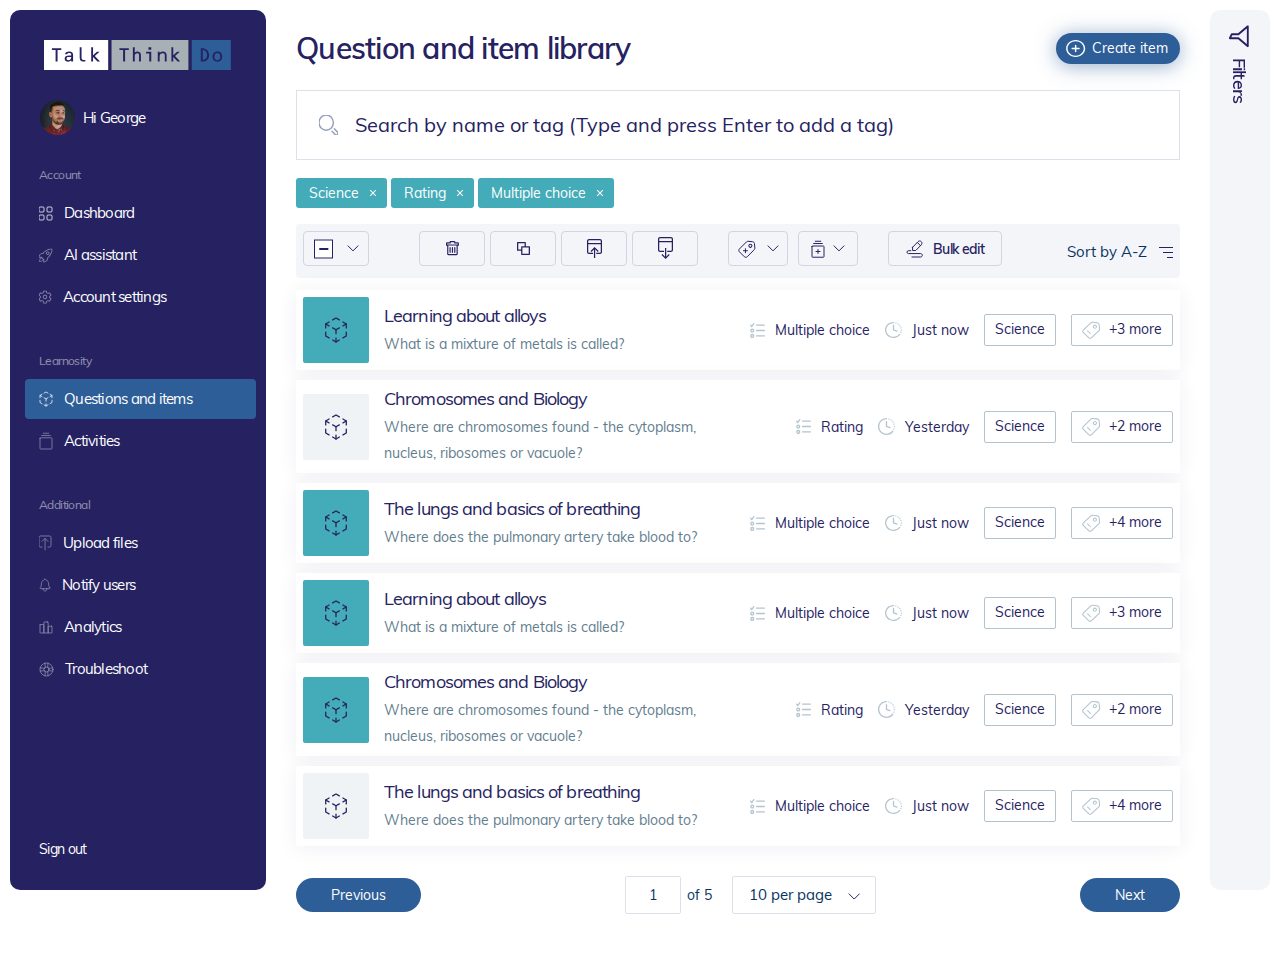
<file: QuestionsAndItemsLibrarySearch2.html>
<!DOCTYPE html>
<html lang="en">

<head>
  <meta charset="UTF-8">
  <meta name="viewport" content="width=device-width, initial-scale=1.0">
  <title>Talk Think Do</title>

  <link rel="apple-touch-icon" sizes="180x180" href="./img/logo-ttd-line.svg">
  <link rel="icon" type="image/png" sizes="192x192" href="./img/logo-ttd-line.svg">
  <link rel="icon" type="image/png" sizes="32x32" href="./img/logo-ttd-line.svg">
  <link rel="icon" type="image/png" sizes="96x96" href="./img/logo-ttd-line.svg">
  <link rel="icon" type="image/png" sizes="16x16" href="./img/logo-ttd-line.svg">


  <link rel="stylesheet" href="https://cdn.jsdelivr.net/npm/bootstrap-icons@1.11.1/font/bootstrap-icons.css">
  <link rel="stylesheet" href="./fonts/style.css">
  <link rel="stylesheet" href="./css/style.min.css">
</head>

<body>

  <header class=" xlg:hidden bg-Primary text-White  py-3 fixed top-0 left-0 w-full z-20">
    <div class="px-4 flex flex-wrap justify-between gap-3">
      <button class="leftMenu"><svg xmlns="http://www.w3.org/2000/svg" width="30" height="30" fill="currentColor"
          class="bi bi-list" viewBox="0 0 16 16">
          <path fill-rule="evenodd"
            d="M2.5 12a.5.5 0 0 1 .5-.5h10a.5.5 0 0 1 0 1H3a.5.5 0 0 1-.5-.5zm0-4a.5.5 0 0 1 .5-.5h10a.5.5 0 0 1 0 1H3a.5.5 0 0 1-.5-.5zm0-4a.5.5 0 0 1 .5-.5h10a.5.5 0 0 1 0 1H3a.5.5 0 0 1-.5-.5z" />
        </svg></button>
      <a href="index.html"><img src="img/logo-ttd-line.svg" alt="img"></a>
      <button class="FilterMenu"><svg xmlns="http://www.w3.org/2000/svg" class="self-center" width="22" height="20"
          viewBox="0 0 22 20" fill="none">
          <path fill-rule="evenodd" clip-rule="evenodd" d="M21 1H1L9 10.46V17L13 19V10.46L21 1V1Z" stroke="#fff"
            stroke-width="2" stroke-linecap="round" stroke-linejoin="round"></path>
        </svg></button>
    </div>
  </header>
  <!-- wrapper start  -->
  <div class="wrapper xlg:p-10px xlg:pt-0 pt-16">
    <!-- flex body wrapper start  -->
    <div>
      <!-- main left items start  -->
      <div
        class="leftMenuBody w-0 -left-96 xlg:w-64  z-50 bg-White  fixed  xlg:left-10px xlg:top-10px xlg:rounded-10px">
        <!-- Chnages some class for mobile -->
        <div class=" navWrapp bg-Primary text-White py-30px  xlg:px-15px xlg:rounded-10px z-50">
          <!-- Chnages some class for mobile -->
          <!-- cross button for mobile  -->
          <div class="xlg:hidden block text-right mb-3 -mt-3 pr-4">
            <button class="cross "><svg xmlns="http://www.w3.org/2000/svg" width="22" height="22" fill="currentColor"
                class="bi bi-x-lg" viewBox="0 0 16 16">
                <path
                  d="M2.146 2.854a.5.5 0 1 1 .708-.708L8 7.293l5.146-5.147a.5.5 0 0 1 .708.708L8.707 8l5.147 5.146a.5.5 0 0 1-.708.708L8 8.707l-5.146 5.147a.5.5 0 0 1-.708-.708L7.293 8 2.146 2.854Z" />
              </svg></button>
          </div>
          <!-- logo start  -->
          <div class="logo mb-30px px-15px h-30px">
            <a href="index.html"><img src="./img/logo-ttd-line.svg" alt="logo" class="m-auto text-center w-188px"></a>
          </div>
          <!-- logo  end -->
          <!-- userPro start  -->
          <div class="userPro pb-30px px-15px">
            <a href="" class="flex items-start">
              <img src="./img/img-profile.png" alt="user" class="w-35px h-35px rounded-full self-center">
              <span class="flex-1 self-center ml-2 text-White text-xsm leading-5 tracking-tighter">
                <span>Hi George</span>
              </span>
            </a>
          </div>
          <!-- userPro end  -->
          <!-- common nav start  -->
          <div class="commonNav pb-14  overflow-y-auto -mr-[5px]" id="commonNav">
            <!-- nav single item start  -->
            <div class="pb-8 last:pb-0">
              <h4 class="commonNavTitle">Account</h4>
              <ul>
                <!-- single item start  -->
                <li>
                  <a href="index.html" class="commonNavItem  ">
                    <svg xmlns="http://www.w3.org/2000/svg" class="self-center" width="14" height="15"
                      viewBox="0 0 14 15" fill="none">
                      <g opacity="1">
                        <rect y="1" width="5" height="5" rx="1" stroke="white" stroke-width="0.75" />
                        <rect y="9" width="5" height="5" rx="1" stroke="white" stroke-width="0.75" />
                        <rect x="8" y="1" width="5" height="5" rx="1" stroke="white" stroke-width="0.75" />
                        <rect x="8" y="9" width="5" height="5" rx="1" stroke="white" stroke-width="0.75" />
                      </g>
                    </svg>
                    <span class="commonNavItemText">
                      Dashboard
                    </span>
                  </a>
                </li>
                <!-- single item start  -->
                <!-- single item start  -->
                <li>
                  <a href="" class="commonNavItem">
                    <svg xmlns="http://www.w3.org/2000/svg" width="14" height="15" viewBox="0 0 14 15" fill="none">
                      <g opacity="0.5">
                        <path
                          d="M12.9315 1.17614L12.5642 1.25219L12.566 1.25994L12.9315 1.17614ZM12.8284 1.07011L12.7392 1.43437L12.7424 1.43511L12.8284 1.07011ZM5.07411 4.26564L5.33829 4.53179L5.33929 4.53079L5.07411 4.26564ZM4.04002 5.48792L4.0062 5.8614C4.13945 5.87346 4.26903 5.81362 4.34625 5.70437L4.04002 5.48792ZM2.16872 5.7225L2.01867 5.37882L2.01768 5.37926L2.16872 5.7225ZM0.00366107 9.00872L-0.366361 8.94782L-0.366469 8.94849L0.00366107 9.00872ZM0.30992 9.334L0.348162 9.70705L0.350875 9.70676L0.30992 9.334ZM2.84343 9.05564L3.21841 9.0522C3.21744 8.94622 3.17167 8.8456 3.09241 8.77522C3.01316 8.70485 2.90783 8.67131 2.80247 8.68288L2.84343 9.05564ZM2.8778 9.628L3.25094 9.59045L3.2505 9.58653L2.8778 9.628ZM3.04343 9.97486L3.30871 9.70979L3.30715 9.70825L3.04343 9.97486ZM4.0244 10.9566L4.2912 10.6931L4.28967 10.6916L4.0244 10.9566ZM4.37128 11.1224L4.41288 10.7497L4.40866 10.7493L4.37128 11.1224ZM4.93974 11.1568L5.3125 11.1977C5.32405 11.0924 5.29052 10.9871 5.2202 10.9079C5.14987 10.8286 5.04932 10.7828 4.94339 10.7818L4.93974 11.1568ZM4.66191 13.6902L4.28914 13.6493L4.28881 13.6525L4.66191 13.6902ZM4.98661 13.9964L4.92709 13.6261L4.92675 13.6262L4.98661 13.9964ZM8.27014 11.833L8.61378 11.9831L8.61396 11.9827L8.27014 11.833ZM8.50765 9.9661L8.29153 9.65964C8.18256 9.73648 8.1226 9.86541 8.13403 9.99825L8.50765 9.9661ZM9.73237 8.93116L9.46783 8.66536L9.46625 8.66694L9.73237 8.93116ZM9.71987 6.17601L9.45462 5.91092L9.45431 5.91123L9.71987 6.17601ZM13.2987 1.1001C13.2583 0.905032 13.1085 0.750859 12.9144 0.70511L12.7424 1.43511C12.6523 1.4139 12.583 1.34244 12.5643 1.25218L13.2987 1.1001ZM12.9175 0.705865C12.4202 0.584122 11.7972 0.607402 11.1337 0.725267C10.4634 0.844325 9.72188 1.06534 8.97297 1.36527C7.47924 1.96349 5.91832 2.891 4.80894 4.00048L5.33929 4.53079C6.35903 3.51096 7.82553 2.63272 9.25181 2.06151C9.9629 1.77673 10.6545 1.57211 11.2648 1.46371C11.8818 1.35412 12.3869 1.34811 12.7392 1.43436L12.9175 0.705865ZM4.80993 3.99949C4.41504 4.39146 4.05497 4.81706 3.73379 5.27148L4.34625 5.70437C4.64234 5.28545 4.97427 4.89311 5.33829 4.53178L4.80993 3.99949ZM4.07384 5.11445C3.38206 5.05181 2.65603 5.10056 2.01867 5.37882L2.31877 6.06617C2.79895 5.85652 3.38545 5.80519 4.0062 5.8614L4.07384 5.11445ZM2.01768 5.37926C1.1259 5.77169 0.562373 6.47594 0.209099 7.16248C-0.143483 7.84767 -0.298857 8.53769 -0.366361 8.94782L0.373683 9.06962C0.434307 8.70129 0.572535 8.09536 0.875987 7.50564C1.17875 6.91727 1.63368 6.36765 2.31976 6.06573L2.01768 5.37926ZM-0.366469 8.94849C-0.399266 9.15001 -0.336469 9.35538 -0.196462 9.50408L0.349591 8.98996C0.369547 9.01115 0.378447 9.04036 0.373791 9.06896L-0.366469 8.94849ZM-0.196462 9.50408C-0.0564367 9.6528 0.144877 9.72788 0.348161 9.70704L0.271678 8.96095C0.300822 8.95797 0.329616 8.96874 0.349591 8.98996L-0.196462 9.50408ZM0.350875 9.70676L2.88438 9.4284L2.80247 8.68288L0.268964 8.96124L0.350875 9.70676ZM2.46844 9.05907C2.47031 9.26303 2.48255 9.46676 2.5051 9.66947L3.2505 9.58653C3.23076 9.40908 3.22005 9.23074 3.21841 9.0522L2.46844 9.05907ZM2.50469 9.66555C2.52664 9.88364 2.62387 10.0873 2.77972 10.2415L3.30715 9.70825C3.27532 9.67677 3.25541 9.63512 3.25092 9.59045L2.50469 9.66555ZM2.77816 10.2399L3.75912 11.2217L4.28967 10.6916L3.30871 9.7098L2.77816 10.2399ZM3.7576 11.2201C3.91177 11.3762 4.11558 11.4737 4.3339 11.4955L4.40866 10.7493C4.36422 10.7448 4.32267 10.725 4.2912 10.6931L3.7576 11.2201ZM4.32968 11.4951C4.53107 11.5176 4.73346 11.5298 4.93608 11.5318L4.94339 10.7818C4.76612 10.7801 4.58906 10.7694 4.41288 10.7497L4.32968 11.4951ZM4.56697 11.1159L4.28915 13.6493L5.03468 13.7311L5.3125 11.1977L4.56697 11.1159ZM4.28881 13.6525C4.26832 13.8553 4.3432 14.0563 4.49159 14.1962L5.00614 13.6506C5.02731 13.6705 5.03792 13.6991 5.03502 13.7279L4.28881 13.6525ZM4.49159 14.1962C4.63999 14.3361 4.84504 14.3992 5.04648 14.3666L4.92675 13.6262C4.95562 13.6215 4.98496 13.6306 5.00614 13.6506L4.49159 14.1962ZM5.04614 14.3666C5.45698 14.3006 6.14775 14.1458 6.83307 13.7933C7.51975 13.4401 8.22375 12.876 8.61378 11.9831L7.9265 11.6829C7.62682 12.3689 7.07813 12.8239 6.49001 13.1264C5.90053 13.4296 5.29439 13.5671 4.92709 13.6261L5.04614 14.3666ZM8.61396 11.9827C8.8917 11.3448 8.9405 10.6223 8.88127 9.93395L8.13403 9.99825C8.1873 10.6173 8.13609 11.2015 7.92632 11.6833L8.61396 11.9827ZM8.72377 10.2726C9.17923 9.95135 9.60576 9.59092 9.99848 9.19537L9.46625 8.66694C9.10433 9.03148 8.71125 9.36364 8.29153 9.65964L8.72377 10.2726ZM9.9969 9.19695C11.1096 8.08957 12.0367 6.55054 12.6347 5.06578C12.9344 4.32152 13.155 3.58207 13.2742 2.90726C13.3923 2.23777 13.4151 1.60714 13.297 1.09234L12.566 1.25994C12.6527 1.63792 12.645 2.15722 12.5356 2.77688C12.4271 3.39122 12.2231 4.08015 11.939 4.7856C11.3692 6.20025 10.4921 7.64594 9.46783 8.66536L9.9969 9.19695ZM8.09818 5.91092C7.82368 5.63625 7.74146 5.223 7.89004 4.86393L7.19703 4.57716C6.93257 5.21626 7.0788 5.9519 7.5677 6.44109L8.09818 5.91092ZM7.89004 4.86393C8.03861 4.50491 8.38852 4.27104 8.7764 4.27104V3.52104C8.0848 3.52104 7.46152 3.93802 7.19703 4.57716L7.89004 4.86393ZM8.7764 4.27104C9.16429 4.27104 9.5142 4.50491 9.66276 4.86393L10.3558 4.57716C10.0913 3.93802 9.46801 3.52104 8.7764 3.52104V4.27104ZM9.66276 4.86393C9.81135 5.223 9.72913 5.63625 9.45462 5.91092L9.98511 6.44109C10.474 5.9519 10.6202 5.21626 10.3558 4.57716L9.66276 4.86393ZM9.45431 5.91123C9.2746 6.09147 9.03069 6.19271 8.7764 6.19271V6.94271C9.23008 6.94271 9.66506 6.76209 9.98542 6.44078L9.45431 5.91123ZM8.7764 6.19271C8.52212 6.19271 8.27821 6.09147 8.09849 5.91123L7.56739 6.44078C7.88775 6.76209 8.32273 6.94271 8.7764 6.94271V6.19271Z"
                          fill="white" />
                        <path
                          d="M1.92629 10.5024C1.61475 10.5407 1.32493 10.6821 1.10283 10.904C0.552189 11.457 0.5 13.505 0.5 13.505C0.5 13.505 2.54756 13.4528 3.09851 12.901C3.3212 12.6791 3.46267 12.3886 3.50008 12.0763"
                          stroke="white" stroke-width="0.75" stroke-linecap="round" stroke-linejoin="round" />
                      </g>
                    </svg>
                    <span class="commonNavItemText">
                      AI assistant
                    </span>
                  </a>
                </li>
                <!-- single item start  -->
                <!-- single item start  -->
                <li>
                  <a href="" class="commonNavItem">
                    <svg xmlns="http://www.w3.org/2000/svg" width="13" height="14" viewBox="0 0 13 14" fill="none">
                      <g opacity="0.5">
                        <path
                          d="M7.83708 6.82364L8.21016 6.78574L8.21009 6.7851L7.83708 6.82364ZM10.6263 7L11.0013 7.00227V7H10.6263ZM10.5822 7.5829L10.2111 7.52869C10.1914 7.66355 10.2464 7.79848 10.3548 7.88111L10.5822 7.5829ZM11.8862 8.5771L12.1216 8.28499L12.1136 8.27889L11.8862 8.5771ZM11.9569 8.96262L11.6349 8.77033L11.6346 8.77096L11.9569 8.96262ZM10.7232 11.0374L11.0434 11.2327L11.0455 11.229L10.7232 11.0374ZM10.3442 11.1661L10.2075 11.5153L10.2142 11.5178L10.3442 11.1661ZM9.04911 10.6592L9.18579 10.31L9.18446 10.3094L9.04911 10.6592ZM8.61155 10.7082L8.82014 11.0199L8.82185 11.0187L8.61155 10.7082ZM7.99024 11.0598L7.8304 10.7206L7.83006 10.7207L7.99024 11.0598ZM7.73584 11.4002L8.10698 11.4538L8.10706 11.4533L7.73584 11.4002ZM7.54172 12.7429L7.91102 12.8093L7.91286 12.7966L7.54172 12.7429ZM7.23366 13L7.23366 13.3751L7.24138 13.3749L7.23366 13ZM4.76634 13L4.76003 13.375H4.76634V13ZM4.45799 12.7513L4.08685 12.805C4.08801 12.813 4.08944 12.821 4.09112 12.8289L4.45799 12.7513ZM4.26416 11.4106L4.63531 11.3569L4.63511 11.3556L4.26416 11.4106ZM4.00456 11.0679L3.84527 11.4074L3.84712 11.4083L4.00456 11.0679ZM3.38557 10.7155L3.59631 10.4053L3.59565 10.4049L3.38557 10.7155ZM2.94974 10.6676L2.81316 10.3183L2.81309 10.3184L2.94974 10.6676ZM1.65492 11.1742L1.78512 11.5259L1.79157 11.5234L1.65492 11.1742ZM1.27591 11.0458L0.953563 11.2375L0.955965 11.2414L1.27591 11.0458ZM0.0422502 8.97103L0.364576 8.77937L0.364045 8.77848L0.0422502 8.97103ZM0.112918 8.58551L-0.114662 8.28731L-0.122135 8.29332L0.112918 8.58551ZM1.21505 7.74439L1.44256 8.0425L1.44414 8.04128L1.21505 7.74439ZM1.38812 7.34963L1.01457 7.3828L1.01487 7.38589L1.38812 7.34963ZM1.38812 6.6529L1.7615 6.68773L1.7617 6.68543L1.38812 6.6529ZM1.21303 6.26206L0.985451 6.5601L0.985706 6.5603L1.21303 6.26206ZM0.111476 5.42093L-0.126791 5.71082L-0.116105 5.71898L0.111476 5.42093ZM0.0431155 5.03738L0.365106 5.2296L0.36544 5.22904L0.0431155 5.03738ZM1.27678 2.96262L0.956635 2.76729L0.954453 2.77096L1.27678 2.96262ZM1.65579 2.83393L1.7925 2.48466L1.7858 2.48218L1.65579 2.83393ZM2.95089 3.34084L2.81421 3.69005L2.81554 3.69056L2.95089 3.34084ZM3.38845 3.29178L3.17986 2.98014L3.17815 2.9813L3.38845 3.29178ZM4.00976 2.94019L4.1696 3.27942L4.16994 3.27925L4.00976 2.94019ZM4.26416 2.59981L3.89302 2.54616L3.89294 2.54668L4.26416 2.59981ZM4.45828 1.2571L4.08898 1.1907L4.08714 1.20345L4.45828 1.2571ZM4.76634 1L4.76634 0.624921L4.75862 0.625079L4.76634 1ZM7.23366 1L7.23997 0.625H7.23366V1ZM7.54201 1.24869L7.91315 1.19504C7.91199 1.187 7.91056 1.179 7.90888 1.17106L7.54201 1.24869ZM7.73584 2.58944L7.36469 2.6431L7.36489 2.64439L7.73584 2.58944ZM7.99544 2.93206L8.15473 2.59256L8.15288 2.59171L7.99544 2.93206ZM8.61443 3.28449L8.40369 3.59467L8.40435 3.59511L8.61443 3.28449ZM9.05026 3.33243L9.18684 3.68167L9.18691 3.68165L9.05026 3.33243ZM10.3451 2.82579L10.2149 2.47405L10.2084 2.47658L10.3451 2.82579ZM10.7241 2.95421L11.0464 2.76254L11.044 2.75861L10.7241 2.95421ZM11.9577 5.02897L11.6354 5.22063L11.636 5.22152L11.9577 5.02897ZM11.8871 5.41449L12.1147 5.71269L12.1221 5.70668L11.8871 5.41449ZM10.7849 6.25561L10.5574 5.9575L10.557 5.95788L10.7849 6.25561ZM10.6104 6.65037L10.9842 6.61972L10.9838 6.61499L10.6104 6.65037ZM6.21726 4.84102C5.29021 4.75202 4.39826 5.23821 3.99414 6.06847L4.6685 6.3967C4.93142 5.85653 5.52051 5.52758 6.14559 5.58758L6.21726 4.84102ZM3.99414 6.06847C3.58888 6.90107 3.76721 7.89029 4.43328 8.53773L4.95604 7.99993C4.51924 7.57535 4.40671 6.93453 4.6685 6.3967L3.99414 6.06847ZM4.43328 8.53773C5.09717 9.18305 6.10214 9.35088 6.94618 8.96271L6.63281 8.28132C6.067 8.54153 5.39502 8.42663 4.95604 7.99993L4.43328 8.53773ZM6.94618 8.96271C7.79213 8.57366 8.30352 7.70458 8.21016 6.78574L7.464 6.86155C7.52394 7.45144 7.19672 8.02198 6.63281 8.28132L6.94618 8.96271ZM8.21009 6.7851C8.10309 5.74954 7.26341 4.94315 6.21787 4.84107L6.14499 5.58752C6.85023 5.65638 7.39522 6.19593 7.46407 6.86219L8.21009 6.7851ZM10.2513 6.99773C10.2502 7.17539 10.2368 7.35277 10.2111 7.52869L10.9532 7.6371C10.984 7.4268 11 7.2147 11.0013 7.00227L10.2513 6.99773ZM10.3548 7.88111L11.6589 8.87532L12.1136 8.27889L10.8095 7.28468L10.3548 7.88111ZM11.6509 8.86911C11.6248 8.84807 11.6141 8.80516 11.6349 8.77033L12.2788 9.15491C12.4526 8.86401 12.3821 8.49509 12.1215 8.2851L11.6509 8.86911ZM11.6346 8.77096L10.4009 10.8457L11.0455 11.229L12.2792 9.15427L11.6346 8.77096ZM10.4031 10.8421C10.4215 10.8119 10.4521 10.8062 10.4742 10.8143L10.2142 11.5178C10.5197 11.6307 10.8702 11.5164 11.0433 11.2327L10.4031 10.8421ZM10.4809 10.8169L9.18579 10.31L8.91243 11.0084L10.2075 11.5153L10.4809 10.8169ZM9.18446 10.3094C8.92544 10.2092 8.63181 10.2416 8.40124 10.3977L8.82185 11.0187C8.8475 11.0013 8.88264 10.9968 8.91376 11.0089L9.18446 10.3094ZM8.40295 10.3966C8.2209 10.5185 8.0295 10.6268 7.8304 10.7206L8.15008 11.399C8.38289 11.2893 8.60689 11.1626 8.82014 11.0199L8.40295 10.3966ZM7.83006 10.7207C7.5814 10.8382 7.40408 11.0714 7.36462 11.3471L8.10706 11.4533C8.10985 11.4338 8.12334 11.4117 8.15043 11.3989L7.83006 10.7207ZM7.3647 11.3465L7.17058 12.6892L7.91286 12.7966L8.10698 11.4538L7.3647 11.3465ZM7.17264 12.6765C7.17923 12.6399 7.2074 12.6255 7.22595 12.6251L7.24138 13.3749C7.56532 13.3683 7.85162 13.1384 7.9108 12.8093L7.17264 12.6765ZM7.23366 12.625H4.76634V13.375H7.23366V12.625ZM4.77264 12.6251C4.79048 12.6254 4.81748 12.6387 4.82487 12.6737L4.09112 12.8289C4.15896 13.1495 4.4422 13.3696 4.76003 13.3749L4.77264 12.6251ZM4.82914 12.6977L4.6353 11.3569L3.89302 11.4642L4.08685 12.805L4.82914 12.6977ZM4.63511 11.3556C4.59398 11.0779 4.41361 10.844 4.16201 10.7276L3.84712 11.4083C3.87563 11.4215 3.89013 11.4447 3.89321 11.4655L4.63511 11.3556ZM4.16385 10.7285C3.96599 10.6356 3.7762 10.5276 3.59631 10.4053L3.17483 11.0257C3.38755 11.1702 3.61176 11.2979 3.84528 11.4074L4.16385 10.7285ZM3.59565 10.4049C3.36516 10.249 3.07162 10.2173 2.81316 10.3183L3.08631 11.0168C3.11647 11.005 3.15062 11.0093 3.17549 11.0261L3.59565 10.4049ZM2.81309 10.3184L1.51828 10.825L1.79157 11.5234L3.08638 11.0168L2.81309 10.3184ZM1.52475 10.8225C1.54682 10.8144 1.57743 10.82 1.59586 10.8502L0.955965 11.2414C1.12926 11.5249 1.47972 11.6389 1.7851 11.5259L1.52475 10.8225ZM1.59824 10.8541L0.364575 8.77937L-0.280075 9.16268L0.953588 11.2374L1.59824 10.8541ZM0.364045 8.77848C0.38497 8.81346 0.374228 8.85658 0.347972 8.8777L-0.122135 8.29332C-0.383131 8.50328 -0.453661 8.87257 -0.279544 9.16357L0.364045 8.77848ZM0.340424 8.88362L1.44256 8.0425L0.987546 7.44629L-0.114588 8.28741L0.340424 8.88362ZM1.44414 8.04128C1.66682 7.86946 1.78883 7.59611 1.76136 7.31336L1.01487 7.38589C1.01686 7.40629 1.00864 7.43001 0.985966 7.4475L1.44414 8.04128ZM1.76165 7.31645C1.752 7.20789 1.74639 7.10261 1.74639 6.99916H0.996387C0.996387 7.12954 1.00346 7.25753 1.01459 7.3828L1.76165 7.31645ZM1.74639 6.99916C1.74639 6.89526 1.75177 6.79201 1.76149 6.68773L1.01474 6.61806C1.00312 6.74257 0.996387 6.86923 0.996387 6.99916H1.74639ZM1.7617 6.68543C1.78621 6.40402 1.66275 6.13333 1.44036 5.96381L0.985706 6.5603C1.00808 6.57735 1.01626 6.6005 1.01453 6.62037L1.7617 6.68543ZM1.44061 5.96401L0.339057 5.12289L-0.116105 5.71898L0.985451 6.5601L1.44061 5.96401ZM0.349591 5.13123C0.375418 5.15246 0.385706 5.19509 0.365105 5.2296L-0.278874 4.84517C-0.451175 5.13379 -0.383269 5.4997 -0.126638 5.71064L0.349591 5.13123ZM0.36544 5.22904L1.5991 3.15427L0.954453 2.77096L-0.279209 4.84573L0.36544 5.22904ZM1.5969 3.15793C1.57848 3.18812 1.54785 3.19383 1.52578 3.18567L1.7858 2.48218C1.48028 2.36926 1.12976 2.48358 0.956656 2.7673L1.5969 3.15793ZM1.51911 3.18313L2.81421 3.69004L3.08757 2.99164L1.79247 2.48472L1.51911 3.18313ZM2.81554 3.69056C3.07456 3.79081 3.36819 3.75844 3.59876 3.60225L3.17815 2.9813C3.1525 2.99867 3.11736 3.00316 3.08624 2.99112L2.81554 3.69056ZM3.59705 3.60341C3.7791 3.48154 3.9705 3.37323 4.1696 3.27942L3.84992 2.60096C3.61711 2.71065 3.39311 2.8374 3.17986 2.98014L3.59705 3.60341ZM4.16994 3.27925C4.4186 3.16178 4.59592 2.92862 4.63538 2.65294L3.89294 2.54668C3.89015 2.56618 3.87666 2.58832 3.84957 2.60112L4.16994 3.27925ZM4.6353 2.65347L4.82942 1.31076L4.08714 1.20345L3.89302 2.54616L4.6353 2.65347ZM4.82736 1.32346C4.82077 1.36012 4.7926 1.37454 4.77405 1.37492L4.75862 0.625079C4.43468 0.631747 4.14838 0.861608 4.0892 1.19074L4.82736 1.32346ZM4.76634 1.375H7.23366V0.625H4.76634V1.375ZM7.22736 1.37495C7.20952 1.37465 7.18252 1.36125 7.17513 1.32632L7.90888 1.17106C7.84104 0.850463 7.5578 0.630398 7.23997 0.625053L7.22736 1.37495ZM7.17086 1.30235L7.3647 2.6431L8.10698 2.53578L7.91315 1.19504L7.17086 1.30235ZM7.36489 2.64439C7.40602 2.92208 7.58639 3.15601 7.83799 3.2724L8.15288 2.59171C8.12437 2.57852 8.10987 2.55527 8.10679 2.53449L7.36489 2.64439ZM7.83615 3.27154C8.03401 3.36438 8.2238 3.47245 8.40369 3.59467L8.82517 2.9743C8.61245 2.82978 8.38824 2.70213 8.15472 2.59257L7.83615 3.27154ZM8.40435 3.59511C8.63484 3.751 8.92839 3.78275 9.18684 3.68167L8.91369 2.98319C8.88353 2.99498 8.84938 2.99068 8.82451 2.97386L8.40435 3.59511ZM9.18691 3.68165L10.4817 3.17501L10.2084 2.47658L8.91362 2.98321L9.18691 3.68165ZM10.4753 3.17748C10.4532 3.18564 10.4226 3.17995 10.4041 3.1498L11.044 2.75861C10.8707 2.47514 10.5203 2.36108 10.2149 2.47411L10.4753 3.17748ZM10.4018 3.14586L11.6354 5.22063L12.2801 4.83732L11.0464 2.76255L10.4018 3.14586ZM11.636 5.22152C11.615 5.18655 11.6258 5.14342 11.652 5.1223L12.1221 5.70668C12.3831 5.49672 12.4537 5.12742 12.2795 4.83643L11.636 5.22152ZM11.6596 5.11638L10.5574 5.9575L11.0125 6.55371L12.1146 5.71259L11.6596 5.11638ZM10.557 5.95788C10.3333 6.12912 10.2103 6.40253 10.2371 6.68576L10.9838 6.61499C10.9818 6.59456 10.9901 6.5708 11.0129 6.55334L10.557 5.95788ZM10.2367 6.68102C10.2457 6.79051 10.2513 6.89639 10.2513 7H11.0013C11.0013 6.86978 10.9942 6.74239 10.9842 6.61973L10.2367 6.68102Z"
                          fill="white" />
                      </g>
                    </svg>
                    <span class="commonNavItemText">
                      Account settings
                    </span>
                  </a>
                </li>
                <!-- single item start  -->

              </ul>
            </div>
            <!-- nav single item end -->
            <!-- nav single item start  -->
            <div class="pb-8 last:pb-0">
              <h4 class="commonNavTitle">Learnosity</h4>
              <ul>
                <!-- single item start  -->
                <li>
                  <a href="QuestionsAndItems.html" class="commonNavItem active">
                    <svg xmlns="http://www.w3.org/2000/svg" width="14" height="16" viewBox="0 0 14 16" fill="none">
                      <g opacity="0.5">
                        <path d="M2.95 3.32495L1 4.48741V6.76177" stroke="white" stroke-width="0.75"
                          stroke-linecap="round" stroke-linejoin="round" />
                        <path d="M1 9.23828V11.5126L2.95 12.6246" stroke="white" stroke-width="0.75"
                          stroke-linecap="round" stroke-linejoin="round" />
                        <path d="M5.0498 13.8376L6.9998 15.0001L8.9498 13.8376" stroke="white" stroke-width="0.75"
                          stroke-linecap="round" stroke-linejoin="round" />
                        <path d="M11.0498 12.6246L12.9998 11.5126V9.23828" stroke="white" stroke-width="0.75"
                          stroke-linecap="round" stroke-linejoin="round" />
                        <path d="M12.9998 6.76177V4.48741L11.0498 3.32495" stroke="white" stroke-width="0.75"
                          stroke-linecap="round" stroke-linejoin="round" />
                        <path d="M8.9498 2.11191L6.9998 1L5.0498 2.11191" stroke="white" stroke-width="0.75"
                          stroke-linecap="round" stroke-linejoin="round" />
                        <path d="M7 15V12.7256" stroke="white" stroke-width="0.75" stroke-linecap="round"
                          stroke-linejoin="round" />
                        <path d="M7 10.148V7.87363L8.95 6.76172" stroke="white" stroke-width="0.75"
                          stroke-linecap="round" stroke-linejoin="round" />
                        <path d="M11.0498 5.59922L12.9998 4.4873" stroke="white" stroke-width="0.75"
                          stroke-linecap="round" stroke-linejoin="round" />
                        <path d="M6.9998 7.87363L5.0498 6.76172" stroke="white" stroke-width="0.75"
                          stroke-linecap="round" stroke-linejoin="round" />
                        <path d="M2.95 5.59922L1 4.4873" stroke="white" stroke-width="0.75" stroke-linecap="round"
                          stroke-linejoin="round" />
                      </g>
                    </svg>
                    <span class="commonNavItemText">
                      Questions and items
                    </span>
                  </a>
                </li>
                <!-- single item start  -->
                <!-- single item start  -->
                <li>
                  <a href="" class="commonNavItem">
                    <svg xmlns="http://www.w3.org/2000/svg" width="14" height="18" viewBox="0 0 14 18" fill="none">
                      <g opacity="0.5">
                        <path d="M4.27246 1.2807H9.72701" stroke="white" stroke-width="0.75" stroke-linecap="round" />
                        <path d="M2.63672 3.52631H11.364" stroke="white" stroke-width="0.75" stroke-linecap="round" />
                        <path fill-rule="evenodd" clip-rule="evenodd"
                          d="M1 6.31743C1 6.01618 1.24421 5.77197 1.54545 5.77197H12.4545C12.7558 5.77197 13 6.01618 13 6.31743V16.4546C13 16.7558 12.7558 17 12.4545 17H1.54545C1.24421 17 1 16.7558 1 16.4546L1 6.31743Z"
                          stroke="white" stroke-width="0.75" stroke-linecap="round" />
                      </g>
                    </svg>
                    <span class="commonNavItemText">
                      Activities
                    </span>
                  </a>
                </li>
                <!-- single item start  -->


              </ul>
            </div>
            <!-- nav single item end -->
            <!-- nav single item start  -->
            <div class="pb-8 last:pb-0">
              <h4 class="commonNavTitle">Additional</h4>
              <ul>
                <!-- single item start  -->
                <li>
                  <a href="" class="commonNavItem">
                    <svg xmlns="http://www.w3.org/2000/svg" width="13" height="16" viewBox="0 0 13 16" fill="none">
                      <g opacity="0.5">
                        <path
                          d="M3 12.0769H1.5C0.671573 12.0769 0 11.3881 0 10.5384L0 2.53844C0 1.68877 0.671573 0.999981 1.5 0.999981H10.5C11.3284 0.999981 12 1.68877 12 2.53844V10.5384C12 11.3881 11.3284 12.0769 10.5 12.0769H9"
                          stroke="white" stroke-width="0.75" stroke-linecap="round" stroke-linejoin="round" />
                        <path d="M9 6.38452L6 3.3076L3 6.38452" stroke="white" stroke-width="0.75"
                          stroke-linecap="round" stroke-linejoin="round" />
                        <path d="M6.03145 15L6.03145 3.92308" stroke="white" stroke-width="0.75" stroke-linecap="round"
                          stroke-linejoin="round" />
                      </g>
                    </svg>
                    <span class="commonNavItemText">
                      Upload files
                    </span>
                  </a>
                </li>
                <!-- single item start  -->
                <!-- single item start  -->
                <li>
                  <a href="" class="commonNavItem">
                    <svg xmlns="http://www.w3.org/2000/svg" width="12" height="14" viewBox="0 0 12 14" fill="none">
                      <g opacity="0.5">
                        <path fill-rule="evenodd" clip-rule="evenodd"
                          d="M10.8735 9.75279C10.1446 8.84615 9.62993 8.38462 9.62993 5.8851C9.62993 3.59615 8.47977 2.78067 7.53313 2.38462C7.40738 2.33212 7.28902 2.21154 7.2507 2.08029C7.08465 1.50596 6.61913 1 6.00034 1C5.38155 1 4.91575 1.50625 4.7514 2.08087C4.71308 2.21356 4.59471 2.33212 4.46897 2.38462C3.52119 2.78125 2.37217 3.59385 2.37217 5.8851C2.37075 8.38462 1.85613 8.84615 1.1272 9.75279C0.825182 10.1284 1.08973 10.6923 1.61798 10.6923H10.3855C10.9109 10.6923 11.1738 10.1266 10.8735 9.75279Z"
                          stroke="white" stroke-width="0.75" stroke-linecap="round" stroke-linejoin="round" />
                        <path
                          d="M7.81688 10.6924V11.1539C7.81688 12.1735 7.00354 13.0001 6.00024 13.0001C4.99693 13.0001 4.18359 12.1735 4.18359 11.1539V10.6924"
                          stroke="white" stroke-width="0.75" stroke-linecap="round" stroke-linejoin="round" />
                      </g>
                    </svg>
                    <span class="commonNavItemText">
                      Notify users
                    </span>
                  </a>
                </li>
                <!-- single item start  -->
                <!-- single item start  -->
                <li>
                  <a href="" class="commonNavItem">
                    <svg xmlns="http://www.w3.org/2000/svg" width="14" height="13" viewBox="0 0 14 13" fill="none">
                      <g opacity="0.5">
                        <path fill-rule="evenodd" clip-rule="evenodd"
                          d="M1 3.96165V11.7886C1 11.9054 1.09594 12.0001 1.21429 12.0001H4.85714V3.96165C4.85714 3.72799 4.66526 3.53857 4.42857 3.53857H1.42857C1.19188 3.53857 1 3.72799 1 3.96165Z"
                          stroke="white" stroke-width="0.75" stroke-linecap="round" stroke-linejoin="round" />
                        <path fill-rule="evenodd" clip-rule="evenodd"
                          d="M8.71456 1H5.28599C5.0493 1 4.85742 1.18942 4.85742 1.42308V12H9.14314V1.42308C9.14314 1.18942 8.95126 1 8.71456 1Z"
                          stroke="white" stroke-width="0.75" stroke-linecap="round" stroke-linejoin="round" />
                        <path fill-rule="evenodd" clip-rule="evenodd"
                          d="M12.5711 5.23071H9.57115C9.33446 5.23071 9.14258 5.42013 9.14258 5.65379V11.9999H12.7854C12.9038 11.9999 12.9997 11.9052 12.9997 11.7884V5.65379C12.9997 5.42013 12.8078 5.23071 12.5711 5.23071Z"
                          stroke="white" stroke-width="0.75" stroke-linecap="round" stroke-linejoin="round" />
                      </g>
                    </svg>
                    <span class="commonNavItemText">
                      Analytics
                    </span>
                  </a>
                </li>
                <!-- single item start  -->


                <!-- single item start  -->
                <li>
                  <a href="" class="commonNavItem">
                    <svg xmlns="http://www.w3.org/2000/svg" width="15" height="15" viewBox="0 0 15 15" fill="none">
                      <g opacity="0.5">
                        <circle cx="7.5" cy="7.5" r="6.5" stroke="white" stroke-width="0.75" stroke-linecap="round"
                          stroke-linejoin="round" />
                        <circle cx="7.5" cy="7.5" r="2.5" stroke="white" stroke-width="0.75" stroke-linecap="round"
                          stroke-linejoin="round" />
                        <path d="M6 1.1875L6.25 5.3125" stroke="white" stroke-width="0.75" stroke-linecap="round"
                          stroke-linejoin="round" />
                        <path d="M8.75 5.3125L9 1.1875" stroke="white" stroke-width="0.75" stroke-linecap="round"
                          stroke-linejoin="round" />
                        <path d="M6 13.8125L6.25 9.6875" stroke="white" stroke-width="0.75" stroke-linecap="round"
                          stroke-linejoin="round" />
                        <path d="M8.75 9.6875L9 13.8125" stroke="white" stroke-width="0.75" stroke-linecap="round"
                          stroke-linejoin="round" />
                        <path d="M13.8125 6L9.6875 6.25" stroke="white" stroke-width="0.75" stroke-linecap="round"
                          stroke-linejoin="round" />
                        <path d="M9.6875 8.75L13.8125 9" stroke="white" stroke-width="0.75" stroke-linecap="round"
                          stroke-linejoin="round" />
                        <path d="M1.1875 6L5.3125 6.25" stroke="white" stroke-width="0.75" stroke-linecap="round"
                          stroke-linejoin="round" />
                        <path d="M5.3125 8.75L1.1875 9" stroke="white" stroke-width="0.75" stroke-linecap="round"
                          stroke-linejoin="round" />
                      </g>
                    </svg>
                    <span class="commonNavItemText">
                      Troubleshoot
                    </span>
                  </a>
                </li>
                <!-- single item start  -->


              </ul>
            </div>
            <!-- nav single item end -->


          </div>
          <!-- common nav end -->
          <!-- Sign out start  -->
          <div class="signOut pt-4 pl-14px">
            <button type="button" class="bg-none p-0 m-0 text-sm tracking-tighter">Sign out</button>
          </div>
          <!-- Sign out end -->
        </div>
      </div>
      <!-- main left items end -->
      <!-- main right items start  -->
      <div class="w-full xlg:pl-64 xlg:pr-[60px] mainItemMid">
        <!-- Chnages some class for mobile -->
        <div class="sm:py-30px sm:px-30px p-3">

          <!-- Recent Questions and items start  -->
          <div>
            <!-- top item start  -->
            <div class="flex justify-between items-center flex-wrap pb-6">
              <h4
                class="sm:text-3xl text-2xl mb-3 sm:mb-0 self-center text-Primary font-semibold leading-7 tracking-tight">
                Question and item
                library</h4>
              <button type="button" class="commonItem1">
                <svg xmlns="http://www.w3.org/2000/svg" width="20" class="self-center" height="17" viewBox="0 0 20 17"
                  fill="none">
                  <path fill-rule="evenodd" clip-rule="evenodd"
                    d="M0.103516 8.5C0.103516 13.1944 4.37582 17 9.64597 17C14.9136 16.9946 19.1824 13.1922 19.1884 8.5C19.1884 3.80558 14.9161 0 9.64597 0C4.37582 0 0.103516 3.80558 0.103516 8.5ZM1.57159 8.5C1.57159 4.5278 5.18661 1.30769 9.64597 1.30769C14.1033 1.31202 17.7155 4.52959 17.7204 8.5C17.7204 12.4722 14.1053 15.6923 9.64597 15.6923C5.18661 15.6923 1.57159 12.4722 1.57159 8.5ZM9.63643 12.204C9.23103 12.204 8.90239 11.9113 8.90239 11.5502V9.15385H6.21289C5.80749 9.15385 5.47885 8.86111 5.47885 8.5C5.47885 8.13889 5.80749 7.84615 6.21289 7.84615H8.90239V5.44981C8.90239 5.0887 9.23103 4.79596 9.63643 4.79596C10.0418 4.79596 10.3705 5.0887 10.3705 5.44981V7.84615H13.06C13.4654 7.84615 13.794 8.13889 13.794 8.5C13.794 8.86111 13.4654 9.15385 13.06 9.15385H10.3705V11.5502C10.3705 11.9113 10.0418 12.204 9.63643 12.204Z"
                    fill="white" />
                </svg>
                <span class="self-center">Create item</span></button>
            </div>
            <!-- top item end  -->
            <!-- search by name or tag start -->
            <div>
              <div class="relative mb-[18px]">
                <input id="tagInput"
                  class=" border border-[#DCE1E9] border-solid w-full sm:py-5 py-3 pl-12 pr-3  sm:px-[57.5px] text-Primary bg-White sm:text-xl text-base leading-6 placeholder:text-Primary focus:outline-none focus:border-Primary focus:ring-Primary focus:ring-1"
                  type="text" placeholder="Search by name or tag (Type and press Enter to add a tag)">

                <button id="submitButton" class=" absolute sm:left-[22.5px] left-4 top-1/2 -translate-y-1/2"><img
                    src="./img/ico-search.svg" alt="img"></button>
              </div>
            </div>
            <!-- search by name or tag  end-->
            <div id="tagContainer" class="flex justify-start flex-wrap gap-1 self-center">
              <span class="tag">Science</span>
              <span class="tag">Rating</span>
              <span class="tag">Multiple choice</span>
            </div>

            <!-- 67 items that match your search start  -->
            <div class="md:flex md:justify-between md:flex-wrap gap-3 mt-4 bg-[#92A1BA] bg-opacity-10 rounded p-[7px]">
              <!-- item  start  -->
              <div class="md:flex lg:gap-[50px] md:gap-7">


                <!-- left item start  -->
                <div>
                  <!-- drop down start  -->
                  <div class="relative inline-block text-left self-center">
                    <div
                      class="flex border border-solid border-[#D0D6E1] rounded text-left text-sm leading-8 tracking-tighter font-semibold pl-10px hover:bg-[#D0D6E1] transition-colors mb-[5px] w-[66px] h-35px">
                      <div class="custom-checkbox custom-checkbox2  self-center focus:bg-Primary">
                        <input type="checkbox" id="myCheckbox1">
                        <label for="myCheckbox1" class="commonItem9"></label>
                      </div>
                      <button type="button"
                        class="inline-flex w-full px-10px py-10px justify-center text-[15px] text-[#063361] leading-5 self-center "
                        id="menu-button2" aria-expanded="true" aria-haspopup="true">
                        <svg xmlns="http://www.w3.org/2000/svg" width="12" height="7" viewBox="0 0 12 7" fill="none">
                          <path d="M1 0.875L6 5.875L11 0.875" stroke="#262262" stroke-linecap="round"
                            stroke-linejoin="round" />
                        </svg>
                      </button>
                    </div>


                    <div
                      class="absolute left-0 z-10 mt-2 w-[165px] p-10px origin-top-right rounded-md bg-white ring-1 ring-Primary ring-opacity-5 focus:outline-none hidden bg-White  shadow-3xl"
                      role="menu" aria-orientation="vertical" aria-labelledby="menu-button" tabindex="-1" id="menu-2">
                      <div class="" role="none">
                        <h4 class="text-xl text-Primary mb-2">Select</h4>
                        <ul>
                          <li><a href=""
                              class="block w-full border border-solid border-[#EBEEF3] rounded text-left text-sm leading-8 tracking-tighter font-semibold px-[12px] hover:bg-[#EBEEF3] transition-colors mb-[5px]">All</a>
                          </li>
                          <li><a href=""
                              class="block w-full border border-solid border-[#EBEEF3] rounded text-left text-sm leading-8 tracking-tighter font-semibold px-[12px] hover:bg-[#EBEEF3] transition-colors mb-[5px]">None</a>
                          </li>
                          <li><a href=""
                              class="block w-full border border-solid border-[#EBEEF3] rounded text-left text-sm leading-8 tracking-tighter font-semibold px-[12px] hover:bg-[#EBEEF3] transition-colors mb-[5px]">Published</a>
                          </li>
                          <li><a href=""
                              class="block w-full border border-solid border-[#EBEEF3] rounded text-left text-sm leading-8 tracking-tighter font-semibold px-[12px] hover:bg-[#EBEEF3] transition-colors mb-[5px]">Draft</a>
                          </li>
                        </ul>
                        <!-- single item start  -->
                        <div class=" mb-[5px]">
                          <button
                            class="accordion-buttonCustom  w-full border border-solid border-[#EBEEF3] rounded text-left text-base tracking-tighter leading-tight font-semibold hover:!bg-[#EBEEF3]">By
                            Tag
                          </button>
                        </div>
                        <!-- single item end  -->

                        <!-- single item start  -->
                        <div class=" mb-[5px]">
                          <button
                            class="accordion-buttonCustom w-full border border-solid border-[#EBEEF3] rounded text-left text-base tracking-tighter leading-tight font-semibold hover:!bg-[#EBEEF3]">By
                            Type
                          </button>
                        </div>
                        <!-- single item end  -->

                        <!-- accrding end  -->
                      </div>
                    </div>
                  </div>
                  <!-- drop down start  -->
                </div>
                <!-- left item end  -->
                <!-- ---------------------------------------------------------------------------- -->
                <!-- right side start  -->
                <div class="md:flex md:flex-wrap md:gap-30px">
                  <ul class="flex flex-wrap gap-[5px]">
                    <li>
                      <button
                        class=" border border-solid border-[#D0D6E1] rounded text-left text-sm leading-8 tracking-tighter font-semibold  hover:bg-[#D0D6E1] transition-colors mb-[5px] w-[66px] h-35px flex justify-center items-center">
                        <svg xmlns="http://www.w3.org/2000/svg" width="17" height="17" viewBox="0 0 17 17" fill="none">
                          <path fill-rule="evenodd" clip-rule="evenodd"
                            d="M10.8014 6.89232C11.1262 6.89232 11.3886 7.15796 11.3886 7.48596V12.2867C11.3886 12.6136 11.1262 12.8793 10.8014 12.8793C10.4777 12.8793 10.2153 12.618 10.2153 12.2899V7.48596C10.2153 7.15796 10.4777 6.89232 10.8014 6.89232V6.89232ZM8.45478 6.89232C8.77956 6.89232 9.04196 7.15796 9.04196 7.48596V12.2867C9.04196 12.6136 8.77956 12.8793 8.45478 12.8793C8.13107 12.8793 7.86759 12.6136 7.86759 12.2867V7.48596C7.86759 7.15796 8.13107 6.89232 8.45478 6.89232V6.89232ZM6.10817 6.89232C6.43188 6.89232 6.69428 7.15796 6.69428 7.48596V12.2867C6.69428 12.6136 6.43188 12.8793 6.10817 12.8793C5.78339 12.8793 5.52098 12.6136 5.52098 12.2867V7.48596C5.52098 7.15796 5.78339 6.89232 6.10817 6.89232V6.89232ZM10.2153 3.37564V2.18836H6.69428V3.37564H3.1733V4.41989H13.7362V3.37564H10.2153ZM4.34768 14.0676H12.5629V5.55985H4.34768V14.0676ZM13.7362 5.75236V14.0676C13.7362 14.7237 13.2082 15.256 12.5629 15.256H4.34768C3.70027 15.256 3.1733 14.7237 3.1733 14.0676V5.75236H2V3.37564C2 2.7207 2.52696 2.18836 3.1733 2.18836H5.52098C5.52098 1.53234 6.04795 1 6.69428 1H10.2153C10.8616 1 11.3886 1.53234 11.3886 2.18836H13.7362C14.3826 2.18836 14.9096 2.7207 14.9096 3.37564V5.75236H13.7362Z"
                            fill="#262262" />
                        </svg>
                      </button>
                    </li>

                    <li><button
                        class=" border border-solid border-[#D0D6E1] rounded text-left text-sm leading-8 tracking-tighter font-semibold  hover:bg-[#D0D6E1] transition-colors mb-[5px] w-[66px] h-35px flex justify-center items-center">
                        <svg xmlns="http://www.w3.org/2000/svg" width="17" height="17" viewBox="0 0 17 17" fill="none">
                          <path fill-rule="evenodd" clip-rule="evenodd"
                            d="M13.7223 13.7223H7.4093V11.9852V10.8684V9.5907V7.4093H9.5907H10.8684H11.9852H13.7223V13.7223ZM6.13157 6.77096V9.5907H3.27773V3.27773H9.5907V6.13157H6.77096C6.41823 6.13157 6.13157 6.41823 6.13157 6.77096V6.77096ZM14.3617 6.13157H10.8684V2.6394C10.8684 2.28666 10.5828 2 10.2301 2H2.6394C2.28666 2 2 2.28666 2 2.6394V10.2301C2 10.5828 2.28666 10.8684 2.6394 10.8684H6.13157V14.3617C6.13157 14.7144 6.41823 15 6.77096 15H14.3617C14.7144 15 15 14.7144 15 14.3617V6.77096C15 6.41823 14.7144 6.13157 14.3617 6.13157V6.13157Z"
                            fill="#262262" />
                        </svg>
                      </button>
                    </li>
                    <li><button
                        class=" border border-solid border-[#D0D6E1] rounded text-left text-sm leading-8 tracking-tighter font-semibold  hover:bg-[#D0D6E1] transition-colors mb-[5px] w-[66px] h-35px flex justify-center items-center">
                        <svg xmlns="http://www.w3.org/2000/svg" width="17" height="20" viewBox="0 0 17 20" fill="none">
                          <path fill-rule="evenodd" clip-rule="evenodd"
                            d="M2.25 5.25V13C2.25 13.4142 2.58579 13.75 3 13.75H7V15H3C1.89543 15 1 14.1046 1 13V2C1 0.89543 1.89543 0 3 0H14C15.1046 0 16 0.89543 16 2V13C16 14.1046 15.1046 15 14 15H10.25V13.75H14C14.4142 13.75 14.75 13.4142 14.75 13V5.25H2.25ZM7.95156 10.4162V19.0711H9.20156V10.3693L11.7872 12.955L12.6711 12.0711L8.6 8L4.52893 12.0711L5.41282 12.955L7.95156 10.4162ZM14.75 4H2.25V2C2.25 1.58579 2.58579 1.25 3 1.25H14C14.4142 1.25 14.75 1.58579 14.75 2V4Z"
                            fill="#262262" />
                        </svg>
                      </button>
                    </li>
                    <li><button
                        class=" border border-solid border-[#D0D6E1] rounded text-left text-sm leading-8 tracking-tighter font-semibold  hover:bg-[#D0D6E1] transition-colors mb-[5px] w-[66px] h-35px flex justify-center items-center">
                        <svg xmlns="http://www.w3.org/2000/svg" width="17" height="23" viewBox="0 0 17 23" fill="none">
                          <path fill-rule="evenodd" clip-rule="evenodd"
                            d="M14 0H3C1.89543 0 1 0.89543 1 2V13C1 14.1046 1.89543 15 3 15H7V13.75H3C2.58579 13.75 2.25 13.4142 2.25 13V5.25H14.75V13C14.75 13.4142 14.4142 13.75 14 13.75H10.25V15H14C15.1046 15 16 14.1046 16 13V5.25V4V2C16 0.89543 15.1046 0 14 0ZM14.75 4V2C14.75 1.58579 14.4142 1.25 14 1.25H3C2.58579 1.25 2.25 1.58579 2.25 2V4H14.75ZM9.24844 19.6549L11.7872 17.1161L12.6711 18L8.6 22.0711L4.52893 18L5.41282 17.1161L7.99844 19.7017V11H9.24844V19.6549Z"
                            fill="#262262" />
                        </svg>
                      </button>
                    </li>
                  </ul>
                  <!-- mid item start  -->
                  <div class="flex flex-wrap gap-10px">
                    <!-- drop down start  -->
                    <div class="relative inline-block text-left self-center">
                      <div>
                        <button type="button"
                          class=" border border-solid border-[#D0D6E1] rounded text-left text-sm leading-8 tracking-tighter font-semibold  hover:bg-[#D0D6E1] transition-colors mb-[5px] w-[60px] h-35px flex justify-center items-center gap-2"
                          id="menu-button3" aria-expanded="true" aria-haspopup="true">

                          <svg width="21" height="21" class="self-center" viewBox="0 0 21 21" fill="none"
                            xmlns="http://www.w3.org/2000/svg">
                            <g id="ico-tag">
                              <path id="Rectangle" fill-rule="evenodd" clip-rule="evenodd"
                                d="M8.52246 3.85156C8.9463 3.42773 9.53788 3.21633 10.1343 3.27557L14.6294 3.72202C15.5767 3.8161 16.3263 4.56476 16.4217 5.51188L16.8752 10.0163C16.9353 10.6137 16.724 11.2064 16.2995 11.6309L9.19204 18.7383C8.41099 19.5194 7.14466 19.5194 6.36362 18.7383L1.41387 13.7886C0.63282 13.0075 0.63282 11.7412 1.41387 10.9602L8.52246 3.85156Z"
                                stroke="#262262" stroke-linejoin="round" />
                              <g id="Group 13">
                                <path id="Path 4" d="M5.4248 12.728H9.4248" stroke="#262262" stroke-linecap="round"
                                  stroke-linejoin="round" />
                                <path id="Path 4_2" d="M7.4248 14.728V10.728" stroke="#262262" stroke-linecap="round"
                                  stroke-linejoin="round" />
                              </g>
                              <circle id="Oval" cx="12.374" cy="7.77806" r="1.5" transform="rotate(45 12.374 7.77806)"
                                stroke="#262262" />
                            </g>
                          </svg>
                          <svg xmlns="http://www.w3.org/2000/svg" class="self-center" width="12" height="7"
                            viewBox="0 0 12 7" fill="none">
                            <path d="M1 0.875L6 5.875L11 0.875" stroke="#262262" stroke-linecap="round"
                              stroke-linejoin="round"></path>
                          </svg>
                        </button>
                      </div>


                      <div
                        class="absolute left-0 z-10 mt-2 w-72 origin-top-right rounded-md bg-white shadow-lg ring-1 ring-Primary ring-opacity-5 focus:outline-none hidden bg-White"
                        role="menu" aria-orientation="vertical" aria-labelledby="menu-button" tabindex="-1" id="menu-3">
                        <div class="" role="none">
                          <div class="p-10px">
                            <h4 class="text-xl text-Primary mb-2">Add tags</h4>
                            <div class="relative">
                              <input type="text" id="addNewSearch" placeholder="Search or add new"
                                class=" border border-[#DCE1E9] border-solid w-full pl-10px pr-7  text-Primary bg-White text-sm leading-10 placeholder:text-Primary focus:outline-none focus:border-Primary focus:ring-Primary focus:ring-1">
                              <button type="button" class="p-1 absolute top-1/2 -translate-y-1/2 right-3"><svg
                                  xmlns="http://www.w3.org/2000/svg" width="22" height="22" viewBox="0 0 22 22"
                                  fill="none">
                                  <ellipse cx="8.49813" cy="8.5" rx="7.49813" ry="7.5" stroke="#063361"
                                    stroke-width="1.5" stroke-linecap="round" />
                                  <path
                                    d="M17.0152 14.5957L20.3199 17.9024C20.6407 18.2228 20.821 18.6577 20.821 19.1112C20.821 19.5647 20.6407 19.9996 20.3199 20.32C19.9995 20.6409 19.5648 20.8213 19.1114 20.8213C18.658 20.8213 18.2232 20.6409 17.9028 20.32L14.5918 17.0197"
                                    stroke="#063361" stroke-width="1.5" stroke-linecap="round" />
                                </svg></button>
                            </div>
                            <div class="">

                              <div class="pt-2 pb-4">
                                <h5 class="text-xs leading-5 tracking-tighter text-Primary">Recent</h5>
                                <!-- single item start  -->
                                <div class="custom-checkbox pb-2 pt-3">
                                  <input type="checkbox" id="myCheckbox1" checked>
                                  <label for="myCheckbox1" class="commonItem9">Science</label>
                                </div>
                                <!-- single item end -->

                                <!-- single item start  -->
                                <div class="custom-checkbox pb-2">
                                  <input type="checkbox" id="myCheckbox2" checked>
                                  <label for="myCheckbox2" class="commonItem9">Geography</label>
                                </div>
                                <!-- single item end -->
                                <!-- single item start  -->
                                <div class="custom-checkbox pb-2">
                                  <input type="checkbox" id="myCheckbox3">
                                  <label for="myCheckbox3" class="commonItem9">English</label>
                                </div>
                                <!-- single item end -->
                                <!-- single item start  -->
                                <div class="custom-checkbox pb-2">
                                  <input type="checkbox" id="myCheckbox4">
                                  <label for="myCheckbox4" class="commonItem9">Mathematics</label>
                                </div>
                                <!-- single item end -->
                                <!-- single item start  -->
                                <div class="custom-checkbox pb-2">
                                  <input type="checkbox" id="myCheckbox5">
                                  <label for="myCheckbox5" class="commonItem9">Design &
                                    Technology</label>
                                </div>
                                <!-- single item end -->

                                <!-- single item start  -->
                                <div class="custom-checkbox pb-2">
                                  <input type="checkbox" id="myCheckbox5">
                                  <label for="myCheckbox5" class="commonItem9">Languages</label>
                                </div>
                                <!-- single item end -->


                              </div>
                            </div>
                          </div>
                          <button type="button"
                            class="flex gap-2 bg-Secondary text-White w-full text-center justify-center text-sm leading-6 p-10px rounded-b-[4px]">
                            <svg xmlns="http://www.w3.org/2000/svg" class="self-center" width="17" height="17"
                              viewBox="0 0 17 17" fill="none">
                              <path fill-rule="evenodd" clip-rule="evenodd"
                                d="M0 8.5C0 13.1944 3.80558 17 8.5 17C13.1922 16.9946 16.9946 13.1922 17 8.5C17 3.80558 13.1944 0 8.5 0C3.80558 0 0 3.80558 0 8.5ZM1.30769 8.5C1.30769 4.5278 4.5278 1.30769 8.5 1.30769C12.4704 1.31202 15.688 4.52959 15.6923 8.5C15.6923 12.4722 12.4722 15.6923 8.5 15.6923C4.5278 15.6923 1.30769 12.4722 1.30769 8.5ZM8.4915 12.204C8.13039 12.204 7.83765 11.9113 7.83765 11.5502V9.15385H5.44196C5.08085 9.15385 4.78812 8.86111 4.78812 8.5C4.78812 8.13889 5.08085 7.84615 5.44196 7.84615H7.83765V5.44981C7.83765 5.0887 8.13039 4.79596 8.4915 4.79596C8.85261 4.79596 9.14535 5.0887 9.14535 5.44981V7.84615H11.541C11.9021 7.84615 12.1949 8.13889 12.1949 8.5C12.1949 8.86111 11.9021 9.15385 11.541 9.15385H9.14535V11.5502C9.14535 11.9113 8.85261 12.204 8.4915 12.204Z"
                                fill="white" />
                            </svg>
                            <span class="self-center">Add selected tags</span>
                          </button>
                        </div>
                      </div>
                    </div>
                    <!-- drop down end -->
                    <!-- drop down start  -->
                    <div class="relative inline-block text-left self-center">
                      <div>
                        <button type="button"
                          class=" border border-solid border-[#D0D6E1] rounded text-left text-sm leading-8 tracking-tighter font-semibold  hover:bg-[#D0D6E1] transition-colors mb-[5px] w-[60px] h-35px flex justify-center items-center gap-2"
                          id="menu-button4" aria-expanded="true" aria-haspopup="true">

                          <svg width="14" height="18" class="self-center" viewBox="0 0 14 18" fill="none"
                            xmlns="http://www.w3.org/2000/svg">
                            <g id="ico-activities">
                              <g id="Group 13">
                                <path id="Path 4" d="M5 11.5H9" stroke="#262262" stroke-linecap="round"
                                  stroke-linejoin="round" />
                                <path id="Path 4_2" d="M7 13.5V9.5" stroke="#262262" stroke-linecap="round"
                                  stroke-linejoin="round" />
                              </g>
                              <path id="Path 2" d="M4.27246 1.2807H9.72701" stroke="#262262" stroke-linecap="round" />
                              <path id="Path 2_2" d="M2.63672 3.52631H11.364" stroke="#262262" stroke-linecap="round" />
                              <path id="Path 2_3" fill-rule="evenodd" clip-rule="evenodd"
                                d="M1 6.54546C1 6.24421 1.24421 6 1.54545 6H12.4545C12.7558 6 13 6.24421 13 6.54545V16.6826C13 16.9839 12.7558 17.2281 12.4545 17.2281H1.54545C1.24421 17.2281 1 16.9839 1 16.6826L1 6.54546Z"
                                stroke="#262262" stroke-linecap="round" />
                            </g>
                          </svg>
                          <svg xmlns="http://www.w3.org/2000/svg" class="self-center" width="12" height="7"
                            viewBox="0 0 12 7" fill="none">
                            <path d="M1 0.875L6 5.875L11 0.875" stroke="#262262" stroke-linecap="round"
                              stroke-linejoin="round"></path>
                          </svg>
                        </button>
                      </div>


                      <div
                        class="absolute left-0 z-10 mt-2 w-72 origin-top-right rounded-md bg-white shadow-lg ring-1 ring-Primary ring-opacity-5 focus:outline-none hidden bg-White"
                        role="menu" aria-orientation="vertical" aria-labelledby="menu-button" tabindex="-1" id="menu-4">
                        <div class="" role="none">
                          <div class="p-10px">
                            <h4 class="text-xl text-Primary mb-2">Add tags</h4>
                            <div class="relative">
                              <input type="text" id="addNewSearch" placeholder="Search or add new"
                                class=" border border-[#DCE1E9] border-solid w-full pl-10px pr-7  text-Primary bg-White text-sm leading-10 placeholder:text-Primary focus:outline-none focus:border-Primary focus:ring-Primary focus:ring-1">
                              <button type="button" class="p-1 absolute top-1/2 -translate-y-1/2 right-3"><svg
                                  xmlns="http://www.w3.org/2000/svg" width="22" height="22" viewBox="0 0 22 22"
                                  fill="none">
                                  <ellipse cx="8.49813" cy="8.5" rx="7.49813" ry="7.5" stroke="#063361"
                                    stroke-width="1.5" stroke-linecap="round" />
                                  <path
                                    d="M17.0152 14.5957L20.3199 17.9024C20.6407 18.2228 20.821 18.6577 20.821 19.1112C20.821 19.5647 20.6407 19.9996 20.3199 20.32C19.9995 20.6409 19.5648 20.8213 19.1114 20.8213C18.658 20.8213 18.2232 20.6409 17.9028 20.32L14.5918 17.0197"
                                    stroke="#063361" stroke-width="1.5" stroke-linecap="round" />
                                </svg></button>
                            </div>
                            <div class="">

                              <div class="pt-2 pb-4">
                                <h5 class="text-xs leading-5 tracking-tighter text-Primary">Recent</h5>
                                <!-- single item start  -->
                                <div class="custom-checkbox pb-2 pt-3">
                                  <input type="checkbox" id="myCheckbox1" checked>
                                  <label for="myCheckbox1" class="commonItem9">Science</label>
                                </div>
                                <!-- single item end -->

                                <!-- single item start  -->
                                <div class="custom-checkbox pb-2">
                                  <input type="checkbox" id="myCheckbox2" checked>
                                  <label for="myCheckbox2" class="commonItem9">Geography</label>
                                </div>
                                <!-- single item end -->
                                <!-- single item start  -->
                                <div class="custom-checkbox pb-2">
                                  <input type="checkbox" id="myCheckbox3">
                                  <label for="myCheckbox3" class="commonItem9">English</label>
                                </div>
                                <!-- single item end -->
                                <!-- single item start  -->
                                <div class="custom-checkbox pb-2">
                                  <input type="checkbox" id="myCheckbox4">
                                  <label for="myCheckbox4" class="commonItem9">Mathematics</label>
                                </div>
                                <!-- single item end -->
                                <!-- single item start  -->
                                <div class="custom-checkbox pb-2">
                                  <input type="checkbox" id="myCheckbox5">
                                  <label for="myCheckbox5" class="commonItem9">Design &
                                    Technology</label>
                                </div>
                                <!-- single item end -->

                                <!-- single item start  -->
                                <div class="custom-checkbox pb-2">
                                  <input type="checkbox" id="myCheckbox5">
                                  <label for="myCheckbox5" class="commonItem9">Languages</label>
                                </div>
                                <!-- single item end -->


                              </div>
                            </div>
                          </div>
                          <button type="button"
                            class="flex gap-2 bg-Secondary text-White w-full text-center justify-center text-sm leading-6 p-10px rounded-b-[4px]">
                            <svg xmlns="http://www.w3.org/2000/svg" class="self-center" width="17" height="17"
                              viewBox="0 0 17 17" fill="none">
                              <path fill-rule="evenodd" clip-rule="evenodd"
                                d="M0 8.5C0 13.1944 3.80558 17 8.5 17C13.1922 16.9946 16.9946 13.1922 17 8.5C17 3.80558 13.1944 0 8.5 0C3.80558 0 0 3.80558 0 8.5ZM1.30769 8.5C1.30769 4.5278 4.5278 1.30769 8.5 1.30769C12.4704 1.31202 15.688 4.52959 15.6923 8.5C15.6923 12.4722 12.4722 15.6923 8.5 15.6923C4.5278 15.6923 1.30769 12.4722 1.30769 8.5ZM8.4915 12.204C8.13039 12.204 7.83765 11.9113 7.83765 11.5502V9.15385H5.44196C5.08085 9.15385 4.78812 8.86111 4.78812 8.5C4.78812 8.13889 5.08085 7.84615 5.44196 7.84615H7.83765V5.44981C7.83765 5.0887 8.13039 4.79596 8.4915 4.79596C8.85261 4.79596 9.14535 5.0887 9.14535 5.44981V7.84615H11.541C11.9021 7.84615 12.1949 8.13889 12.1949 8.5C12.1949 8.86111 11.9021 9.15385 11.541 9.15385H9.14535V11.5502C9.14535 11.9113 8.85261 12.204 8.4915 12.204Z"
                                fill="white" />
                            </svg>
                            <span class="self-center">Add selected tags</span>
                          </button>
                        </div>
                      </div>
                    </div>
                    <!-- drop down end -->



                  </div>
                  <!-- mid item end  -->

                  <!-- mid item start  -->
                  <div class="flex flex-wrap gap-[11px]">
                    <button
                      class=" border border-solid border-[#D0D6E1] rounded text-left text-sm leading-8 tracking-tighter font-semibold  hover:bg-[#D0D6E1] transition-colors mb-[5px] w-[114px] h-35px flex justify-center items-center gap-10px">
                      <svg xmlns="http://www.w3.org/2000/svg" class="self-center" width="17" height="18"
                        viewBox="0 0 17 18" fill="none">
                        <path fill-rule="evenodd" clip-rule="evenodd"
                          d="M6.59122 7.29041L12.0681 1.66367C12.9554 0.752103 14.4199 0.752103 15.3072 1.66367V1.66367C16.1613 2.54109 16.1613 3.93907 15.3072 4.8165L9.7452 10.5307H6.59122L6.59122 7.29041Z"
                          stroke="#262262" stroke-linecap="round" stroke-linejoin="round" />
                        <path d="M11.297 2.45593L14.451 5.69619" stroke="#262262" stroke-linecap="round"
                          stroke-linejoin="round" />
                        <path
                          d="M4.85805 10.6992H2.43201C1.64113 10.6992 1 11.3403 1 12.1312V12.1312C1 12.9221 1.64113 13.5632 2.43201 13.5632H14.5805C15.5296 13.5632 16.2989 14.3326 16.2989 15.2816V15.2816C16.2989 16.2307 15.5296 17 14.5805 17H5.93939"
                          stroke="#262262" stroke-linecap="round" stroke-linejoin="round" />
                      </svg>
                      <span class="self-center text-sm text-Primary">Bulk edit</span>
                    </button>
                  </div>
                  <!-- mid item end  -->

                </div>
                <!-- right side end -->
                <!-- ---------------------------------------------------------------------------- -->
              </div>
              <!-- item  end -->
              <!-- drop down start  -->
              <div class="relative inline-block text-left self-center">
                <div>
                  <button type="button" class="inline-flex w-full justify-center text-[15px] text-[#063361] leading-5"
                    id="menu-button" aria-expanded="true" aria-haspopup="true">
                    <span class="self-center">Sort by A-Z</span>
                    <svg xmlns="http://www.w3.org/2000/svg" class="self-center ml-3" width="14" height="11"
                      viewBox="0 0 14 11" fill="none">
                      <path fill-rule="evenodd" clip-rule="evenodd" d="M14 0H0V1H14V0ZM14 5H4V6H14V5ZM8 10H14V11H8V10Z"
                        fill="#262262" />
                    </svg>
                  </button>
                </div>


                <div
                  class="absolute right-0 z-10 mt-2 w-36 origin-top-right rounded-md bg-white shadow-lg ring-1 ring-Primary ring-opacity-5 focus:outline-none hidden bg-White"
                  role="menu" aria-orientation="vertical" aria-labelledby="menu-button" tabindex="-1" id="menu-1">
                  <div class="py-1" role="none">


                    <a href="#" class="text-gray-700 block px-4 py-2 text-sm" role="menuitem" tabindex="-1"
                      id="menu-item-0">High to
                      Low</a>
                    <a href="#" class="text-gray-700 block px-4 py-2 text-sm" role="menuitem" tabindex="-1"
                      id="menu-item-1">Low to
                      High</a>

                  </div>
                </div>
              </div>
              <!-- drop down end -->

            </div>
            <!-- 67 items that match your search end  -->
            <!-- single item wrapp start  -->
            <div class="pt-3">

              <!-- single item start  -->
              <a href="" class="commonItem14">
                <!-- left item start  -->
                <span class="col-span-6 self-center">
                  <span class="flex items-start ">
                    <span
                      class="bg-44ABB9 w-66px h-66px rounded-sm text-White flex justify-center items-center text-2xl self-center">
                      <svg xmlns="http://www.w3.org/2000/svg" width="24" height="28" viewBox="0 0 14 16" fill="none">
                        <path d="M2.95 3.32495L1 4.48741V6.76177" stroke="#262262" stroke-width="0.75"
                          stroke-linecap="round" stroke-linejoin="round" />
                        <path d="M1 9.23828V11.5126L2.95 12.6246" stroke="#262262" stroke-width="0.75"
                          stroke-linecap="round" stroke-linejoin="round" />
                        <path d="M5.0498 13.8376L6.9998 15.0001L8.9498 13.8376" stroke="#262262" stroke-width="0.75"
                          stroke-linecap="round" stroke-linejoin="round" />
                        <path d="M11.0498 12.6246L12.9998 11.5126V9.23828" stroke="#262262" stroke-width="0.75"
                          stroke-linecap="round" stroke-linejoin="round" />
                        <path d="M12.9998 6.76177V4.48741L11.0498 3.32495" stroke="#262262" stroke-width="0.75"
                          stroke-linecap="round" stroke-linejoin="round" />
                        <path d="M8.9498 2.11191L6.9998 1L5.0498 2.11191" stroke="#262262" stroke-width="0.75"
                          stroke-linecap="round" stroke-linejoin="round" />
                        <path d="M7 15V12.7256" stroke="#262262" stroke-width="0.75" stroke-linecap="round"
                          stroke-linejoin="round" />
                        <path d="M7 10.148V7.87363L8.95 6.76172" stroke="#262262" stroke-width="0.75"
                          stroke-linecap="round" stroke-linejoin="round" />
                        <path d="M11.0498 5.59922L12.9998 4.4873" stroke="#262262" stroke-width="0.75"
                          stroke-linecap="round" stroke-linejoin="round" />
                        <path d="M6.9998 7.87363L5.0498 6.76172" stroke="#262262" stroke-width="0.75"
                          stroke-linecap="round" stroke-linejoin="round" />
                        <path d="M2.95 5.59922L1 4.4873" stroke="#262262" stroke-width="0.75" stroke-linecap="round"
                          stroke-linejoin="round" />
                      </svg>
                    </span>
                    <span class="flex-1 ml-15px self-center">
                      <span class="commonItem6">Learning about
                        alloys</span>
                      <span class="block text-colorP text-sm leading-[26px]">What is a mixture of metals is
                        called?</span>
                    </span>
                  </span>
                </span>
                <!-- left item end -->
                <!-- right item start  -->
                <span class="col-span-6 self-center">
                  <!-- single tiem start  -->
                  <span class="commonButton2Inner">
                    <!-- inner single item start  -->
                    <span class="commonItem5">
                      <img src="img/ico-type.svg" alt="img" class="self-center">
                      <span class="self-center">Multiple
                        choice</span></span>
                    <!-- inner single item end -->
                    <!-- inner single item start  -->
                    <span class="commonItem5"><img src="img/ico-clock.svg" alt="img" class="self-center"> <span
                        class="self-center">Just
                        now</span></span>
                    <!-- inner single item end -->
                    <!-- inner single item start  -->
                    <span class="commonItem3">
                      <span class="self-center">Science</span></span>
                    <!-- inner single item end -->
                    <!-- inner single item start  -->
                    <span class="commonItem4">
                      <img src="img/ico-tag.svg" alt="img" class="self-center">
                      <span class="self-center">+3 more</span></span>
                    <!-- inner single item end -->
                  </span>
                  <!-- single tiem end  -->
                </span>
                <!-- single tiem end  -->
              </a>
              <!-- single item end -->

              <!-- single item start  -->
              <a href="" class="commonItem14">
                <!-- left item start  -->
                <span class="col-span-6 self-center">
                  <span class="flex items-start ">
                    <span class="commonItem7">
                      <svg xmlns="http://www.w3.org/2000/svg" width="24" height="28" viewBox="0 0 14 16" fill="none">
                        <path d="M2.95 3.32495L1 4.48741V6.76177" stroke="#262262" stroke-width="0.75"
                          stroke-linecap="round" stroke-linejoin="round" />
                        <path d="M1 9.23828V11.5126L2.95 12.6246" stroke="#262262" stroke-width="0.75"
                          stroke-linecap="round" stroke-linejoin="round" />
                        <path d="M5.0498 13.8376L6.9998 15.0001L8.9498 13.8376" stroke="#262262" stroke-width="0.75"
                          stroke-linecap="round" stroke-linejoin="round" />
                        <path d="M11.0498 12.6246L12.9998 11.5126V9.23828" stroke="#262262" stroke-width="0.75"
                          stroke-linecap="round" stroke-linejoin="round" />
                        <path d="M12.9998 6.76177V4.48741L11.0498 3.32495" stroke="#262262" stroke-width="0.75"
                          stroke-linecap="round" stroke-linejoin="round" />
                        <path d="M8.9498 2.11191L6.9998 1L5.0498 2.11191" stroke="#262262" stroke-width="0.75"
                          stroke-linecap="round" stroke-linejoin="round" />
                        <path d="M7 15V12.7256" stroke="#262262" stroke-width="0.75" stroke-linecap="round"
                          stroke-linejoin="round" />
                        <path d="M7 10.148V7.87363L8.95 6.76172" stroke="#262262" stroke-width="0.75"
                          stroke-linecap="round" stroke-linejoin="round" />
                        <path d="M11.0498 5.59922L12.9998 4.4873" stroke="#262262" stroke-width="0.75"
                          stroke-linecap="round" stroke-linejoin="round" />
                        <path d="M6.9998 7.87363L5.0498 6.76172" stroke="#262262" stroke-width="0.75"
                          stroke-linecap="round" stroke-linejoin="round" />
                        <path d="M2.95 5.59922L1 4.4873" stroke="#262262" stroke-width="0.75" stroke-linecap="round"
                          stroke-linejoin="round" />
                      </svg>
                    </span>
                    <span class="flex-1 ml-15px self-center">
                      <span class="commonItem6">Chromosomes and
                        Biology</span>
                      <span class="block text-colorP text-sm leading-[26px]">Where are chromosomes found - the
                        cytoplasm, nucleus, ribosomes or vacuole?</span>
                    </span>
                  </span>
                </span>
                <!-- left item end -->
                <!-- right item start  -->
                <span class="col-span-6 self-center">
                  <!-- single tiem start  -->
                  <span class="commonButton2Inner">
                    <!-- inner single item start  -->
                    <span class="commonItem5">
                      <img src="img/ico-type.svg" alt="img" class="self-center">
                      <span class="self-center">Rating</span></span>
                    <!-- inner single item end -->
                    <!-- inner single item start  -->
                    <span class="commonItem5"><img src="img/ico-clock.svg" alt="img" class="self-center"> <span
                        class="self-center">Yesterday</span></span>
                    <!-- inner single item end -->
                    <!-- inner single item start  -->
                    <span class="commonItem3">
                      <span class="self-center">Science</span></span>
                    <!-- inner single item end -->
                    <!-- inner single item start  -->
                    <span class="commonItem4">
                      <img src="img/ico-tag.svg" alt="img" class="self-center">
                      <span class="self-center">+2 more</span></span>
                    <!-- inner single item end -->
                  </span>
                  <!-- single tiem end  -->
                </span>
                <!-- single tiem end  -->
              </a>
              <!-- single item end -->
              <!-- single item start  -->
              <a href="" class="commonItem14">
                <!-- left item start  -->
                <span class="col-span-6 self-center">
                  <span class="flex items-start ">
                    <span
                      class="bg-44ABB9 w-66px h-66px rounded-sm text-White flex justify-center items-center text-2xl self-center">
                      <svg xmlns="http://www.w3.org/2000/svg" width="24" height="28" viewBox="0 0 14 16" fill="none">
                        <path d="M2.95 3.32495L1 4.48741V6.76177" stroke="#262262" stroke-width="0.75"
                          stroke-linecap="round" stroke-linejoin="round" />
                        <path d="M1 9.23828V11.5126L2.95 12.6246" stroke="#262262" stroke-width="0.75"
                          stroke-linecap="round" stroke-linejoin="round" />
                        <path d="M5.0498 13.8376L6.9998 15.0001L8.9498 13.8376" stroke="#262262" stroke-width="0.75"
                          stroke-linecap="round" stroke-linejoin="round" />
                        <path d="M11.0498 12.6246L12.9998 11.5126V9.23828" stroke="#262262" stroke-width="0.75"
                          stroke-linecap="round" stroke-linejoin="round" />
                        <path d="M12.9998 6.76177V4.48741L11.0498 3.32495" stroke="#262262" stroke-width="0.75"
                          stroke-linecap="round" stroke-linejoin="round" />
                        <path d="M8.9498 2.11191L6.9998 1L5.0498 2.11191" stroke="#262262" stroke-width="0.75"
                          stroke-linecap="round" stroke-linejoin="round" />
                        <path d="M7 15V12.7256" stroke="#262262" stroke-width="0.75" stroke-linecap="round"
                          stroke-linejoin="round" />
                        <path d="M7 10.148V7.87363L8.95 6.76172" stroke="#262262" stroke-width="0.75"
                          stroke-linecap="round" stroke-linejoin="round" />
                        <path d="M11.0498 5.59922L12.9998 4.4873" stroke="#262262" stroke-width="0.75"
                          stroke-linecap="round" stroke-linejoin="round" />
                        <path d="M6.9998 7.87363L5.0498 6.76172" stroke="#262262" stroke-width="0.75"
                          stroke-linecap="round" stroke-linejoin="round" />
                        <path d="M2.95 5.59922L1 4.4873" stroke="#262262" stroke-width="0.75" stroke-linecap="round"
                          stroke-linejoin="round" />
                      </svg>
                    </span>
                    <span class="flex-1 ml-15px self-center">
                      <span class="commonItem6">The lungs and basics
                        of breathing</span>
                      <span class="block text-colorP text-sm leading-[26px]">Where does the pulmonary artery take blood
                        to?</span>
                    </span>
                  </span>
                </span>
                <!-- left item end -->
                <!-- right item start  -->
                <span class="col-span-6 self-center">
                  <!-- single tiem start  -->
                  <span class="commonButton2Inner">
                    <!-- inner single item start  -->
                    <span class="commonItem5">
                      <img src="img/ico-type.svg" alt="img" class="self-center">
                      <span class="self-center">Multiple
                        choice</span></span>
                    <!-- inner single item end -->
                    <!-- inner single item start  -->
                    <span class="commonItem5"><img src="img/ico-clock.svg" alt="img" class="self-center"> <span
                        class="self-center">Just
                        now</span></span>
                    <!-- inner single item end -->
                    <!-- inner single item start  -->
                    <span class="commonItem3">
                      <span class="self-center">Science</span></span>
                    <!-- inner single item end -->
                    <!-- inner single item start  -->
                    <span class="commonItem4">
                      <img src="img/ico-tag.svg" alt="img" class="self-center">
                      <span class="self-center">+4 more</span></span>
                    <!-- inner single item end -->
                  </span>
                  <!-- single tiem end  -->
                </span>
                <!-- single tiem end  -->
              </a>
              <!-- single item end -->
              <!-- single item start  -->
              <a href="" class="commonItem14">
                <!-- left item start  -->
                <span class="col-span-6 self-center">
                  <span class="flex items-start ">
                    <span
                      class="bg-44ABB9 w-66px h-66px rounded-sm text-White flex justify-center items-center text-2xl self-center">
                      <svg xmlns="http://www.w3.org/2000/svg" width="24" height="28" viewBox="0 0 14 16" fill="none">
                        <path d="M2.95 3.32495L1 4.48741V6.76177" stroke="#262262" stroke-width="0.75"
                          stroke-linecap="round" stroke-linejoin="round" />
                        <path d="M1 9.23828V11.5126L2.95 12.6246" stroke="#262262" stroke-width="0.75"
                          stroke-linecap="round" stroke-linejoin="round" />
                        <path d="M5.0498 13.8376L6.9998 15.0001L8.9498 13.8376" stroke="#262262" stroke-width="0.75"
                          stroke-linecap="round" stroke-linejoin="round" />
                        <path d="M11.0498 12.6246L12.9998 11.5126V9.23828" stroke="#262262" stroke-width="0.75"
                          stroke-linecap="round" stroke-linejoin="round" />
                        <path d="M12.9998 6.76177V4.48741L11.0498 3.32495" stroke="#262262" stroke-width="0.75"
                          stroke-linecap="round" stroke-linejoin="round" />
                        <path d="M8.9498 2.11191L6.9998 1L5.0498 2.11191" stroke="#262262" stroke-width="0.75"
                          stroke-linecap="round" stroke-linejoin="round" />
                        <path d="M7 15V12.7256" stroke="#262262" stroke-width="0.75" stroke-linecap="round"
                          stroke-linejoin="round" />
                        <path d="M7 10.148V7.87363L8.95 6.76172" stroke="#262262" stroke-width="0.75"
                          stroke-linecap="round" stroke-linejoin="round" />
                        <path d="M11.0498 5.59922L12.9998 4.4873" stroke="#262262" stroke-width="0.75"
                          stroke-linecap="round" stroke-linejoin="round" />
                        <path d="M6.9998 7.87363L5.0498 6.76172" stroke="#262262" stroke-width="0.75"
                          stroke-linecap="round" stroke-linejoin="round" />
                        <path d="M2.95 5.59922L1 4.4873" stroke="#262262" stroke-width="0.75" stroke-linecap="round"
                          stroke-linejoin="round" />
                      </svg>
                    </span>
                    <span class="flex-1 ml-15px self-center">
                      <span class="commonItem6">Learning about
                        alloys</span>
                      <span class="block text-colorP text-sm leading-[26px]">What is a mixture of metals is
                        called?</span>
                    </span>
                  </span>
                </span>
                <!-- left item end -->
                <!-- right item start  -->
                <span class="col-span-6 self-center">
                  <!-- single tiem start  -->
                  <span class="commonButton2Inner">
                    <!-- inner single item start  -->
                    <span class="commonItem5">
                      <img src="img/ico-type.svg" alt="img" class="self-center">
                      <span class="self-center">Multiple
                        choice</span></span>
                    <!-- inner single item end -->
                    <!-- inner single item start  -->
                    <span class="commonItem5"><img src="img/ico-clock.svg" alt="img" class="self-center"> <span
                        class="self-center">Just
                        now</span></span>
                    <!-- inner single item end -->
                    <!-- inner single item start  -->
                    <span class="commonItem3">
                      <span class="self-center">Science</span></span>
                    <!-- inner single item end -->
                    <!-- inner single item start  -->
                    <span class="commonItem4">
                      <img src="img/ico-tag.svg" alt="img" class="self-center">
                      <span class="self-center">+3 more</span></span>
                    <!-- inner single item end -->
                  </span>
                  <!-- single tiem end  -->
                </span>
                <!-- single tiem end  -->
              </a>
              <!-- single item end -->

              <!-- single item start  -->
              <a href="" class="commonItem14">
                <!-- left item start  -->
                <span class="col-span-6 self-center">
                  <span class="flex items-start ">
                    <span
                      class="bg-44ABB9 w-66px h-66px rounded-sm text-White flex justify-center items-center text-2xl self-center">
                      <svg xmlns="http://www.w3.org/2000/svg" width="24" height="28" viewBox="0 0 14 16" fill="none">
                        <path d="M2.95 3.32495L1 4.48741V6.76177" stroke="#262262" stroke-width="0.75"
                          stroke-linecap="round" stroke-linejoin="round" />
                        <path d="M1 9.23828V11.5126L2.95 12.6246" stroke="#262262" stroke-width="0.75"
                          stroke-linecap="round" stroke-linejoin="round" />
                        <path d="M5.0498 13.8376L6.9998 15.0001L8.9498 13.8376" stroke="#262262" stroke-width="0.75"
                          stroke-linecap="round" stroke-linejoin="round" />
                        <path d="M11.0498 12.6246L12.9998 11.5126V9.23828" stroke="#262262" stroke-width="0.75"
                          stroke-linecap="round" stroke-linejoin="round" />
                        <path d="M12.9998 6.76177V4.48741L11.0498 3.32495" stroke="#262262" stroke-width="0.75"
                          stroke-linecap="round" stroke-linejoin="round" />
                        <path d="M8.9498 2.11191L6.9998 1L5.0498 2.11191" stroke="#262262" stroke-width="0.75"
                          stroke-linecap="round" stroke-linejoin="round" />
                        <path d="M7 15V12.7256" stroke="#262262" stroke-width="0.75" stroke-linecap="round"
                          stroke-linejoin="round" />
                        <path d="M7 10.148V7.87363L8.95 6.76172" stroke="#262262" stroke-width="0.75"
                          stroke-linecap="round" stroke-linejoin="round" />
                        <path d="M11.0498 5.59922L12.9998 4.4873" stroke="#262262" stroke-width="0.75"
                          stroke-linecap="round" stroke-linejoin="round" />
                        <path d="M6.9998 7.87363L5.0498 6.76172" stroke="#262262" stroke-width="0.75"
                          stroke-linecap="round" stroke-linejoin="round" />
                        <path d="M2.95 5.59922L1 4.4873" stroke="#262262" stroke-width="0.75" stroke-linecap="round"
                          stroke-linejoin="round" />
                      </svg>
                    </span>
                    <span class="flex-1 ml-15px self-center">
                      <span class="commonItem6">Chromosomes and
                        Biology</span>
                      <span class="block text-colorP text-sm leading-[26px]">Where are chromosomes found - the
                        cytoplasm, nucleus, ribosomes or vacuole?</span>
                    </span>
                  </span>
                </span>
                <!-- left item end -->
                <!-- right item start  -->
                <span class="col-span-6 self-center">
                  <!-- single tiem start  -->
                  <span class="commonButton2Inner">
                    <!-- inner single item start  -->
                    <span class="commonItem5">
                      <img src="img/ico-type.svg" alt="img" class="self-center">
                      <span class="self-center">Rating</span></span>
                    <!-- inner single item end -->
                    <!-- inner single item start  -->
                    <span class="commonItem5"><img src="img/ico-clock.svg" alt="img" class="self-center"> <span
                        class="self-center">Yesterday</span></span>
                    <!-- inner single item end -->
                    <!-- inner single item start  -->
                    <span class="commonItem3">
                      <span class="self-center">Science</span></span>
                    <!-- inner single item end -->
                    <!-- inner single item start  -->
                    <span class="commonItem4">
                      <img src="img/ico-tag.svg" alt="img" class="self-center">
                      <span class="self-center">+2 more</span></span>
                    <!-- inner single item end -->
                  </span>
                  <!-- single tiem end  -->
                </span>
                <!-- single tiem end  -->
              </a>
              <!-- single item end -->
              <!-- single item start  -->
              <a href="" class="commonItem14">
                <!-- left item start  -->
                <span class="col-span-6 self-center">
                  <span class="flex items-start ">
                    <span class="commonItem7">
                      <svg xmlns="http://www.w3.org/2000/svg" width="24" height="28" viewBox="0 0 14 16" fill="none">
                        <path d="M2.95 3.32495L1 4.48741V6.76177" stroke="#262262" stroke-width="0.75"
                          stroke-linecap="round" stroke-linejoin="round" />
                        <path d="M1 9.23828V11.5126L2.95 12.6246" stroke="#262262" stroke-width="0.75"
                          stroke-linecap="round" stroke-linejoin="round" />
                        <path d="M5.0498 13.8376L6.9998 15.0001L8.9498 13.8376" stroke="#262262" stroke-width="0.75"
                          stroke-linecap="round" stroke-linejoin="round" />
                        <path d="M11.0498 12.6246L12.9998 11.5126V9.23828" stroke="#262262" stroke-width="0.75"
                          stroke-linecap="round" stroke-linejoin="round" />
                        <path d="M12.9998 6.76177V4.48741L11.0498 3.32495" stroke="#262262" stroke-width="0.75"
                          stroke-linecap="round" stroke-linejoin="round" />
                        <path d="M8.9498 2.11191L6.9998 1L5.0498 2.11191" stroke="#262262" stroke-width="0.75"
                          stroke-linecap="round" stroke-linejoin="round" />
                        <path d="M7 15V12.7256" stroke="#262262" stroke-width="0.75" stroke-linecap="round"
                          stroke-linejoin="round" />
                        <path d="M7 10.148V7.87363L8.95 6.76172" stroke="#262262" stroke-width="0.75"
                          stroke-linecap="round" stroke-linejoin="round" />
                        <path d="M11.0498 5.59922L12.9998 4.4873" stroke="#262262" stroke-width="0.75"
                          stroke-linecap="round" stroke-linejoin="round" />
                        <path d="M6.9998 7.87363L5.0498 6.76172" stroke="#262262" stroke-width="0.75"
                          stroke-linecap="round" stroke-linejoin="round" />
                        <path d="M2.95 5.59922L1 4.4873" stroke="#262262" stroke-width="0.75" stroke-linecap="round"
                          stroke-linejoin="round" />
                      </svg>
                    </span>
                    <span class="flex-1 ml-15px self-center">
                      <span class="commonItem6">The lungs and basics
                        of breathing</span>
                      <span class="block text-colorP text-sm leading-[26px]">Where does the pulmonary artery take blood
                        to?</span>
                    </span>
                  </span>
                </span>
                <!-- left item end -->
                <!-- right item start  -->
                <span class="col-span-6 self-center">
                  <!-- single tiem start  -->
                  <span class="commonButton2Inner">
                    <!-- inner single item start  -->
                    <span class="commonItem5">
                      <img src="img/ico-type.svg" alt="img" class="self-center">
                      <span class="self-center">Multiple
                        choice</span></span>
                    <!-- inner single item end -->
                    <!-- inner single item start  -->
                    <span class="commonItem5"><img src="img/ico-clock.svg" alt="img" class="self-center"> <span
                        class="self-center">Just
                        now</span></span>
                    <!-- inner single item end -->
                    <!-- inner single item start  -->
                    <span class="commonItem3">
                      <span class="self-center">Science</span></span>
                    <!-- inner single item end -->
                    <!-- inner single item start  -->
                    <span class="commonItem4">
                      <img src="img/ico-tag.svg" alt="img" class="self-center">
                      <span class="self-center">+4 more</span></span>
                    <!-- inner single item end -->
                  </span>
                  <!-- single tiem end  -->
                </span>
                <!-- single tiem end  -->
              </a>
              <!-- single item end -->

            </div>
            <!-- single item wrapp end  -->
            <!-- pagination start  -->
            <div class="sm:flex sm:flex-wrap sm:justify-between pt-30px">
              <!-- left item start  -->
              <div class="self-center sm:text-left text-center mb-3 sm:mb-0">
                <button id="Previous" class="commonButton">Previous</button>
              </div>
              <!-- left item end -->
              <!-- mid item start -->
              <div class="flex flex-wrap justify-center self-center gap-5">
                <div class="inline-flex">
                  <input type="text" name="" id="" value="1"
                    class="border border-[#DCE1E9] border-solid py-[5px] text-center text-[#063361] text-[14px] leading-[26px] placeholder:text-[#063361] focus:outline-none focus:border-Primary focus:ring-Primary focus:ring-0 rounded-sm bg-transparent w-14">
                  <span class="ml-[6.5px] self-center text-[#063361] text-sm leading-[26px]">of 5</span>
                </div>
                <div class="relative slectArrow">
                  <select
                    class=" border border-[#DCE1E9] border-solid  py-[8.2px] px-[15.5px] text-[#063361] text-[15px] leading-5 placeholder:text-[#063361] focus:outline-none focus:border-Primary focus:ring-Primary focus:ring-0 rounded-sm bg-transparent w-36">
                    <option selected="0">10 per page</option>
                    <option value="1">20 per page</option>
                    <option value="2">50 per page</option>
                    <option value="3">100 per page</option>
                  </select>
                </div>

              </div>
              <!-- mid item end -->
              <!-- right item start -->
              <div class="self-center sm:text-left text-center mt-3 sm:mt-0">
                <button id="Next" class="commonButton">Next</button>
              </div>
              <!-- right item end -->
            </div>
            <!-- pagination end -->

          </div>
          <!-- Recent Questions and items end -->
        </div>

      </div>
      <!-- main right items end -->
      <!-- filter items start  -->
      <div
        class="FilterMenuBody fixed   right-0 top-0 h-full max-h-full xlg:p-10px xlg:overflow-hidden flterWrappBody filterSm z-50 text-White xlg:text-Primary">
        <!-- Chnages some class for mobile -->
        <div
          class="xlg:bg-[#92A1BA] xlg:bg-opacity-10  bg-Primary w-full xlg:w-[248px] max-w-full px-15px py-5 xlg:rounded-10px  h-full max-h-full  xlg:overflow-hidden FilterMenuBodyinner">
          <!-- Chnages some class for mobile -->
          <!-- filter top title start  -->
          <div class="pb-6 xlg:block hidden">
            <button class="xlg:flex hidden gap-[11px] text-lg font-semibold tracking-tighter text-Primary " id="filter">
              <svg xmlns="http://www.w3.org/2000/svg" class="self-center" width="22" height="20" viewBox="0 0 22 20"
                fill="none">
                <path fill-rule="evenodd" clip-rule="evenodd" d="M21 1H1L9 10.46V17L13 19V10.46L21 1V1Z"
                  stroke="#262262" stroke-width="2" stroke-linecap="round" stroke-linejoin="round" />
              </svg>
              <span class="self-center ">Filters</span>
            </button>
          </div>
          <!-- cross button for mobile  -->
          <div class="xlg:hidden block text-right mb-3">
            <button class="cross2"><svg xmlns="http://www.w3.org/2000/svg" width="22" height="22" fill="currentColor"
                class="bi bi-x-lg" viewBox="0 0 16 16">
                <path
                  d="M2.146 2.854a.5.5 0 1 1 .708-.708L8 7.293l5.146-5.147a.5.5 0 0 1 .708.708L8.707 8l5.147 5.146a.5.5 0 0 1-.708.708L8 8.707l-5.146 5.147a.5.5 0 0 1-.708-.708L7.293 8 2.146 2.854Z" />
              </svg></button>
          </div>
          <!-- filter top title end -->
          <!-- fillter item wrapp start  -->
          <div class="filterWrapp overflow-y-auto pb-12">
            <!-- single item start  -->
            <div class="accordion">

              <!-- single item start  -->
              <div class="accordion-section mb-10px">
                <button class="accordion-button commonItem8">Type
                  of item
                </button>
                <div class="accordion-content  ">
                  <div class="py-15px px-2">
                    <!-- single item start  -->
                    <div class="custom-checkbox pb-3">
                      <input type="checkbox" id="myCheckbox1">
                      <label for="myCheckbox1" class="commonItem9">Rating</label>
                    </div>
                    <!-- single item end -->

                    <!-- single item start  -->
                    <div class="custom-checkbox pb-3">
                      <input type="checkbox" id="myCheckbox2">
                      <label for="myCheckbox2" class="commonItem9">Multiple
                        Choice</label>
                    </div>
                    <!-- single item end -->
                    <!-- single item start  -->
                    <div class="custom-checkbox pb-3">
                      <input type="checkbox" id="myCheckbox3">
                      <label for="myCheckbox3" class="commonItem9">Fill in the
                        Blanks (Cloze)</label>
                    </div>
                    <!-- single item end -->
                    <!-- single item start  -->
                    <div class="custom-checkbox pb-3">
                      <input type="checkbox" id="myCheckbox4">
                      <label for="myCheckbox4" class="commonItem9">Classify, Match
                        & Order</label>
                    </div>
                    <!-- single item end -->
                    <!-- single item start  -->
                    <div class="custom-checkbox pb-3">
                      <input type="checkbox" id="myCheckbox5">
                      <label for="myCheckbox5" class="commonItem9">Written &
                        Recorded</label>
                    </div>
                    <!-- single item end -->
                    <!-- single item start  -->
                    <div class="custom-checkbox pb-3">
                      <input type="checkbox" id="myCheckbox6">
                      <label for="myCheckbox6" class="commonItem9">Highlight and
                        Drawing</label>
                    </div>
                    <!-- single item end -->
                    <!-- single item start  -->
                    <div class="custom-checkbox pb-3">
                      <input type="checkbox" id="myCheckbox7">
                      <label for="myCheckbox7" class="commonItem9">Math</label>
                    </div>
                    <!-- single item end -->
                    <!-- single item start  -->
                    <div class="custom-checkbox pb-3">
                      <input type="checkbox" id="myCheckbox8">
                      <label for="myCheckbox8" class="commonItem9">Graphing</label>
                    </div>
                    <!-- single item end -->
                    <!-- single item start  -->
                    <div class="custom-checkbox pb-3">
                      <input type="checkbox" id="myCheckbox9">
                      <label for="myCheckbox9" class="commonItem9">Charts</label>
                    </div>
                    <!-- single item end -->

                    <!-- single item start  -->
                    <div class="custom-checkbox pb-3">
                      <input type="checkbox" id="myCheckbox10">
                      <label for="myCheckbox10" class="commonItem9">Chemistry</label>
                    </div>
                    <!-- single item end -->
                    <!-- single item start  -->
                    <div class="custom-checkbox pb-3">
                      <input type="checkbox" id="myCheckbox11">
                      <label for="myCheckbox11" class="commonItem9">Other</label>
                    </div>
                    <!-- single item end -->
                  </div>
                </div>
              </div>
              <!-- single item end  -->

              <!-- single item start  -->
              <div class="accordion-section mb-10px">
                <button class="accordion-button commonItem8">Tag
                </button>
                <div class="accordion-content  ">
                  <div class="py-15px px-2">
                    <!-- single item start  -->
                    <div class="custom-checkbox pb-3">
                      <input type="checkbox" id="myCheckbox1">
                      <label for="myCheckbox1" class="commonItem9">Rating</label>
                    </div>
                    <!-- single item end -->

                    <!-- single item start  -->
                    <div class="custom-checkbox pb-3">
                      <input type="checkbox" id="myCheckbox2">
                      <label for="myCheckbox2" class="commonItem9">Multiple
                        Choice</label>
                    </div>
                    <!-- single item end -->
                    <!-- single item start  -->
                    <div class="custom-checkbox pb-3">
                      <input type="checkbox" id="myCheckbox3">
                      <label for="myCheckbox3" class="commonItem9">Fill in the
                        Blanks (Cloze)</label>
                    </div>
                    <!-- single item end -->
                    <!-- single item start  -->
                    <div class="custom-checkbox pb-3">
                      <input type="checkbox" id="myCheckbox4">
                      <label for="myCheckbox4" class="commonItem9">Classify, Match
                        & Order</label>
                    </div>
                    <!-- single item end -->
                    <!-- single item start  -->
                    <div class="custom-checkbox pb-3">
                      <input type="checkbox" id="myCheckbox5">
                      <label for="myCheckbox5" class="commonItem9">Written &
                        Recorded</label>
                    </div>
                    <!-- single item end -->
                    <!-- single item start  -->
                    <div class="custom-checkbox pb-3">
                      <input type="checkbox" id="myCheckbox6">
                      <label for="myCheckbox6" class="commonItem9">Highlight and
                        Drawing</label>
                    </div>
                    <!-- single item end -->
                    <!-- single item start  -->
                    <div class="custom-checkbox pb-3">
                      <input type="checkbox" id="myCheckbox7">
                      <label for="myCheckbox7" class="commonItem9">Math</label>
                    </div>
                    <!-- single item end -->
                    <!-- single item start  -->
                    <div class="custom-checkbox pb-3">
                      <input type="checkbox" id="myCheckbox8">
                      <label for="myCheckbox8" class="commonItem9">Graphing</label>
                    </div>
                    <!-- single item end -->
                    <!-- single item start  -->
                    <div class="custom-checkbox pb-3">
                      <input type="checkbox" id="myCheckbox9">
                      <label for="myCheckbox9" class="commonItem9">Charts</label>
                    </div>
                    <!-- single item end -->

                    <!-- single item start  -->
                    <div class="custom-checkbox pb-3">
                      <input type="checkbox" id="myCheckbox10">
                      <label for="myCheckbox10" class="commonItem9">Chemistry</label>
                    </div>
                    <!-- single item end -->
                    <!-- single item start  -->
                    <div class="custom-checkbox pb-3">
                      <input type="checkbox" id="myCheckbox11">
                      <label for="myCheckbox11" class="commonItem9">Other</label>
                    </div>
                    <!-- single item end -->
                  </div>
                </div>
              </div>
              <!-- single item end  -->

              <!-- single item start  -->
              <div class="accordion-section mb-10px">
                <button class="accordion-button commonItem8">Activity
                </button>
                <div class="accordion-content  ">
                  <div class="py-15px px-2">
                    <!-- single item start  -->
                    <div class="custom-checkbox pb-3">
                      <input type="checkbox" id="myCheckbox1">
                      <label for="myCheckbox1" class="commonItem9">Rating</label>
                    </div>
                    <!-- single item end -->

                    <!-- single item start  -->
                    <div class="custom-checkbox pb-3">
                      <input type="checkbox" id="myCheckbox2">
                      <label for="myCheckbox2" class="commonItem9">Multiple
                        Choice</label>
                    </div>
                    <!-- single item end -->
                    <!-- single item start  -->
                    <div class="custom-checkbox pb-3">
                      <input type="checkbox" id="myCheckbox3">
                      <label for="myCheckbox3" class="commonItem9">Fill in the
                        Blanks (Cloze)</label>
                    </div>
                    <!-- single item end -->
                    <!-- single item start  -->
                    <div class="custom-checkbox pb-3">
                      <input type="checkbox" id="myCheckbox4">
                      <label for="myCheckbox4" class="commonItem9">Classify, Match
                        & Order</label>
                    </div>
                    <!-- single item end -->
                    <!-- single item start  -->
                    <div class="custom-checkbox pb-3">
                      <input type="checkbox" id="myCheckbox5">
                      <label for="myCheckbox5" class="commonItem9">Written &
                        Recorded</label>
                    </div>
                    <!-- single item end -->
                    <!-- single item start  -->
                    <div class="custom-checkbox pb-3">
                      <input type="checkbox" id="myCheckbox6">
                      <label for="myCheckbox6" class="commonItem9">Highlight and
                        Drawing</label>
                    </div>
                    <!-- single item end -->
                    <!-- single item start  -->
                    <div class="custom-checkbox pb-3">
                      <input type="checkbox" id="myCheckbox7">
                      <label for="myCheckbox7" class="commonItem9">Math</label>
                    </div>
                    <!-- single item end -->
                    <!-- single item start  -->
                    <div class="custom-checkbox pb-3">
                      <input type="checkbox" id="myCheckbox8">
                      <label for="myCheckbox8" class="commonItem9">Graphing</label>
                    </div>
                    <!-- single item end -->
                    <!-- single item start  -->
                    <div class="custom-checkbox pb-3">
                      <input type="checkbox" id="myCheckbox9">
                      <label for="myCheckbox9" class="commonItem9">Charts</label>
                    </div>
                    <!-- single item end -->

                    <!-- single item start  -->
                    <div class="custom-checkbox pb-3">
                      <input type="checkbox" id="myCheckbox10">
                      <label for="myCheckbox10" class="commonItem9">Chemistry</label>
                    </div>
                    <!-- single item end -->
                    <!-- single item start  -->
                    <div class="custom-checkbox pb-3">
                      <input type="checkbox" id="myCheckbox11">
                      <label for="myCheckbox11" class="commonItem9">Other</label>
                    </div>
                    <!-- single item end -->
                  </div>
                </div>
              </div>
              <!-- single item end  -->

              <!-- single item start  -->
              <div class="accordion-section mb-10px">
                <button class="accordion-button commonItem8">Owner
                </button>
                <div class="accordion-content  ">
                  <div class="py-15px px-2">
                    <!-- single item start  -->
                    <div class="custom-checkbox pb-3">
                      <input type="checkbox" id="myCheckbox1">
                      <label for="myCheckbox1" class="commonItem9">Rating</label>
                    </div>
                    <!-- single item end -->

                    <!-- single item start  -->
                    <div class="custom-checkbox pb-3">
                      <input type="checkbox" id="myCheckbox2">
                      <label for="myCheckbox2" class="commonItem9">Multiple
                        Choice</label>
                    </div>
                    <!-- single item end -->
                    <!-- single item start  -->
                    <div class="custom-checkbox pb-3">
                      <input type="checkbox" id="myCheckbox3">
                      <label for="myCheckbox3" class="commonItem9">Fill in the
                        Blanks (Cloze)</label>
                    </div>
                    <!-- single item end -->
                    <!-- single item start  -->
                    <div class="custom-checkbox pb-3">
                      <input type="checkbox" id="myCheckbox4">
                      <label for="myCheckbox4" class="commonItem9">Classify, Match
                        & Order</label>
                    </div>
                    <!-- single item end -->
                    <!-- single item start  -->
                    <div class="custom-checkbox pb-3">
                      <input type="checkbox" id="myCheckbox5">
                      <label for="myCheckbox5" class="commonItem9">Written &
                        Recorded</label>
                    </div>
                    <!-- single item end -->
                    <!-- single item start  -->
                    <div class="custom-checkbox pb-3">
                      <input type="checkbox" id="myCheckbox6">
                      <label for="myCheckbox6" class="commonItem9">Highlight and
                        Drawing</label>
                    </div>
                    <!-- single item end -->
                    <!-- single item start  -->
                    <div class="custom-checkbox pb-3">
                      <input type="checkbox" id="myCheckbox7">
                      <label for="myCheckbox7" class="commonItem9">Math</label>
                    </div>
                    <!-- single item end -->
                    <!-- single item start  -->
                    <div class="custom-checkbox pb-3">
                      <input type="checkbox" id="myCheckbox8">
                      <label for="myCheckbox8" class="commonItem9">Graphing</label>
                    </div>
                    <!-- single item end -->
                    <!-- single item start  -->
                    <div class="custom-checkbox pb-3">
                      <input type="checkbox" id="myCheckbox9">
                      <label for="myCheckbox9" class="commonItem9">Charts</label>
                    </div>
                    <!-- single item end -->

                    <!-- single item start  -->
                    <div class="custom-checkbox pb-3">
                      <input type="checkbox" id="myCheckbox10">
                      <label for="myCheckbox10" class="commonItem9">Chemistry</label>
                    </div>
                    <!-- single item end -->
                    <!-- single item start  -->
                    <div class="custom-checkbox pb-3">
                      <input type="checkbox" id="myCheckbox11">
                      <label for="myCheckbox11" class="commonItem9">Other</label>
                    </div>
                    <!-- single item end -->
                  </div>
                </div>
              </div>
              <!-- single item end  -->
              <!-- single item start  -->
              <div class="accordion-section mb-10px">
                <button class="accordion-button commonItem8">More
                  options
                </button>
                <div class="accordion-content  ">
                  <div class="py-15px px-2">
                    <!-- single item start  -->
                    <div class="custom-checkbox pb-3">
                      <input type="checkbox" id="myCheckbox1">
                      <label for="myCheckbox1" class="commonItem9">Rating</label>
                    </div>
                    <!-- single item end -->

                    <!-- single item start  -->
                    <div class="custom-checkbox pb-3">
                      <input type="checkbox" id="myCheckbox2">
                      <label for="myCheckbox2" class="commonItem9">Multiple
                        Choice</label>
                    </div>
                    <!-- single item end -->
                    <!-- single item start  -->
                    <div class="custom-checkbox pb-3">
                      <input type="checkbox" id="myCheckbox3">
                      <label for="myCheckbox3" class="commonItem9">Fill in the
                        Blanks (Cloze)</label>
                    </div>
                    <!-- single item end -->
                    <!-- single item start  -->
                    <div class="custom-checkbox pb-3">
                      <input type="checkbox" id="myCheckbox4">
                      <label for="myCheckbox4" class="commonItem9">Classify, Match
                        & Order</label>
                    </div>
                    <!-- single item end -->
                    <!-- single item start  -->
                    <div class="custom-checkbox pb-3">
                      <input type="checkbox" id="myCheckbox5">
                      <label for="myCheckbox5" class="commonItem9">Written &
                        Recorded</label>
                    </div>
                    <!-- single item end -->
                    <!-- single item start  -->
                    <div class="custom-checkbox pb-3">
                      <input type="checkbox" id="myCheckbox6">
                      <label for="myCheckbox6" class="commonItem9">Highlight and
                        Drawing</label>
                    </div>
                    <!-- single item end -->
                    <!-- single item start  -->
                    <div class="custom-checkbox pb-3">
                      <input type="checkbox" id="myCheckbox7">
                      <label for="myCheckbox7" class="commonItem9">Math</label>
                    </div>
                    <!-- single item end -->
                    <!-- single item start  -->
                    <div class="custom-checkbox pb-3">
                      <input type="checkbox" id="myCheckbox8">
                      <label for="myCheckbox8" class="commonItem9">Graphing</label>
                    </div>
                    <!-- single item end -->
                    <!-- single item start  -->
                    <div class="custom-checkbox pb-3">
                      <input type="checkbox" id="myCheckbox9">
                      <label for="myCheckbox9" class="commonItem9">Charts</label>
                    </div>
                    <!-- single item end -->

                    <!-- single item start  -->
                    <div class="custom-checkbox pb-3">
                      <input type="checkbox" id="myCheckbox10">
                      <label for="myCheckbox10" class="commonItem9">Chemistry</label>
                    </div>
                    <!-- single item end -->
                    <!-- single item start  -->
                    <div class="custom-checkbox pb-3">
                      <input type="checkbox" id="myCheckbox11">
                      <label for="myCheckbox11" class="commonItem9">Other</label>
                    </div>
                    <!-- single item end -->
                  </div>
                </div>
              </div>
              <!-- single item end  -->

              <!-- Add more sections as needed -->
            </div>
            <div class="mt-3">
              <button
                class="flex  justify-center xlg:hidden gap-[11px] text-lg font-semibold tracking-tighter text-White    border border-solid border-[#D0D6E1] rounded text-left  leading-tight static px-6 py-2">
                <svg xmlns="http://www.w3.org/2000/svg" class="self-center" width="22" height="20" viewBox="0 0 22 20"
                  fill="none">
                  <path fill-rule="evenodd" clip-rule="evenodd" d="M21 1H1L9 10.46V17L13 19V10.46L21 1V1Z" stroke="#fff"
                    stroke-width="2" stroke-linecap="round" stroke-linejoin="round" />
                </svg>
                <span class="self-center ">Filters</span>
              </button>
            </div>
            <!-- single item end -->
          </div>
          <!-- fillter item wrapp end -->
        </div>
        <!-- filter items end -->
      </div>
      <!-- filter items end  -->
    </div>
    <!-- flex body wrapper end -->
  </div>
  <!-- wrapper end -->


  <script src="./index.js" type="module"></script>
  <script>
    const submitButton = document.getElementById('submitButton');
    const tagInput = document.getElementById('tagInput');
    const tagContainer = document.getElementById('tagContainer');

    // Event listener for the input field
    tagInput.addEventListener('keydown', function (event) {
      if (event.key === 'Enter' && tagInput.value.trim() !== '') {
        const tag = document.createElement('span');
        tag.className = 'tag';
        tag.textContent = tagInput.value;
        tagContainer.appendChild(tag);
        tagInput.value = ''; // Clear the input field
      }
    });

    // Optionally, you can allow users to remove tags by clicking on them
    tagContainer.addEventListener('click', function (event) {
      if (event.target.classList.contains('tag')) {
        event.target.remove();
      }
    });

    // Event listener for the submit button
    submitButton.addEventListener('click', function () {
      // Redirect to another page (e.g., "anotherpage.html")
      window.location.href = './QuestionsAndItemsLibrarySearch.html';
    });


    // <!-- Chnages some class for mobile -->
    if (window.innerWidth > 1200) {
      function setElementHeightToScreenFilter() {
        // Get the screen height
        const screenHeight =
          window.innerHeight ||
          document.documentElement.clientHeight ||
          document.body.clientHeight;

        // Select the element you want to resize
        const myElement = document.querySelector('.filterWrapp'); // or document.querySelector('.your-class-name');

        // Set the height of the element to match the screen height
        myElement.style.height = screenHeight - 94 + 'px';
      }

      // Call the function to set the element's height initially and update it when the window is resized
      setElementHeightToScreenFilter();
      window.addEventListener('resize', setElementHeightToScreenFilter);
      // filter
      const filterBtn = document.getElementById('filter');
      function filter() {
        const element = document.querySelector('.flterWrappBody');
        const ItemMid = document.querySelector('.mainItemMid');
        element.classList.toggle('filterSm');
        ItemMid.classList.toggle('ItemMid');
      }
      filterBtn.addEventListener('click', filter);

    }


    // accordion
    document.addEventListener('DOMContentLoaded', function () {
      const accordionButtons = document.querySelectorAll('.accordion-button');

      accordionButtons.forEach((button, index) => {
        const content = button.nextElementSibling;

        if (index === 0) {
          // Open the first section by default
          content.style.maxHeight = content.scrollHeight + 'px';
          button.classList.add('activeBtn');
        }

        button.addEventListener('click', function () {
          // Close all sections except the one that was clicked
          accordionButtons.forEach((btn, i) => {
            if (i !== index) {
              const sectionContent = btn.nextElementSibling;
              sectionContent.style.maxHeight = null;
              btn.classList.remove('activeBtn');
            }
          });

          // Toggle the clicked section
          if (content.style.maxHeight) {
            content.style.maxHeight = null;
            button.classList.remove('activeBtn');
          } else {
            content.style.maxHeight = content.scrollHeight + 'px';
            button.classList.add('activeBtn');
          }
        });
      });
    });

    // for menu dropdown

    function initializeDropdown(buttonId, menuId) {
      const menuButton = document.getElementById(buttonId);
      const dropdownMenu = document.getElementById(menuId);

      menuButton.addEventListener('click', () => {
        if (dropdownMenu.style.display === 'block') {
          dropdownMenu.style.display = 'none';
        } else {
          dropdownMenu.style.display = 'block';
        }
      });

      // Close the dropdown when clicking outside of it
      document.addEventListener('click', event => {
        if (
          !menuButton.contains(event.target) &&
          !dropdownMenu.contains(event.target)
        ) {
          dropdownMenu.style.display = 'none';
        }
      });
    }

    // Initialize the first dropdown
    initializeDropdown('menu-button', 'menu-1');
    initializeDropdown('menu-button2', 'menu-2');
    initializeDropdown('menu-button3', 'menu-3');
    initializeDropdown('menu-button4', 'menu-4');

    // Initialize the second dropdown
    // initializeDropdown('menu-button-2', 'menu-2');


    // menu humburger
    const leftMenu = document.querySelector('.leftMenu');
    const leftMenuBody = document.querySelector('.leftMenuBody');
    const FilterMenu = document.querySelector('.FilterMenu');
    const FilterMenuBody = document.querySelector('.FilterMenuBody');
    const crossBtn = document.querySelector('.cross');
    const crossBtn2 = document.querySelector('.cross2');

    function openLeftMenuBody() {
      leftMenuBody.classList.toggle('ShowLeftMenu');
    }
    function opneFilterMenu() {
      FilterMenuBody.classList.toggle('showFilterMenu');
    }
    function hideItem() {
      leftMenuBody.classList.toggle('ShowLeftMenu');
    }
    function hideItem2() {
      FilterMenuBody.classList.toggle('showFilterMenu');
    }

    crossBtn.addEventListener('click', hideItem);
    crossBtn2.addEventListener('click', hideItem2);
    leftMenu.addEventListener('click', openLeftMenuBody);
    FilterMenu.addEventListener('click', opneFilterMenu);



  </script>
</body>

</html>
</file>
<file: fonts/style.css>
@font-face {
    font-family: 'Muli';
    src: url('Muli-Light.woff2') format('woff2'),
        url('Muli-Light.woff') format('woff');
    font-weight: 300;
    font-style: normal;
    font-display: swap;
}

@font-face {
    font-family: 'Muli';
    src: url('Muli-LightItalic.woff2') format('woff2'),
        url('Muli-LightItalic.woff') format('woff');
    font-weight: 300;
    font-style: italic;
    font-display: swap;
}

@font-face {
    font-family: 'Muli';
    src: url('Muli-Regular.woff2') format('woff2'),
        url('Muli-Regular.woff') format('woff');
    font-weight: 400;
    font-style: normal;
    font-display: swap;
}

@font-face {
    font-family: 'Muli';
    src: url('Muli-SemiBold.woff2') format('woff2'),
        url('Muli-SemiBold.woff') format('woff');
    font-weight: 600;
    font-style: normal;
    font-display: swap;
}

@font-face {
    font-family: 'Muli';
    src: url('Muli-Black.woff2') format('woff2'),
        url('Muli-Black.woff') format('woff');
    font-weight: 900;
    font-style: normal;
    font-display: swap;
}

@font-face {
    font-family: 'Muli';
    src: url('Muli-SemiBoldItalic.woff2') format('woff2'),
        url('Muli-SemiBoldItalic.woff') format('woff');
    font-weight: 600;
    font-style: italic;
    font-display: swap;
}

@font-face {
    font-family: 'Muli';
    src: url('Muli-Bold.woff2') format('woff2'),
        url('Muli-Bold.woff') format('woff');
    font-weight: 700;
    font-style: normal;
    font-display: swap;
}

@font-face {
    font-family: 'Muli';
    src: url('Muli-BlackItalic.woff2') format('woff2'),
        url('Muli-BlackItalic.woff') format('woff');
    font-weight: 900;
    font-style: italic;
    font-display: swap;
}

@font-face {
    font-family: 'Muli';
    src: url('Muli-ExtraBold.woff2') format('woff2'),
        url('Muli-ExtraBold.woff') format('woff');
    font-weight: 800;
    font-style: normal;
    font-display: swap;
}

@font-face {
    font-family: 'Muli';
    src: url('Muli-BoldItalic.woff2') format('woff2'),
        url('Muli-BoldItalic.woff') format('woff');
    font-weight: 700;
    font-style: italic;
    font-display: swap;
}

@font-face {
    font-family: 'Muli';
    src: url('Muli-ExtraLight.woff2') format('woff2'),
        url('Muli-ExtraLight.woff') format('woff');
    font-weight: 200;
    font-style: normal;
    font-display: swap;
}

@font-face {
    font-family: 'Muli';
    src: url('Muli-ExtraBoldItalic.woff2') format('woff2'),
        url('Muli-ExtraBoldItalic.woff') format('woff');
    font-weight: 800;
    font-style: italic;
    font-display: swap;
}

@font-face {
    font-family: 'Muli';
    src: url('Muli-ExtraLightItalic.woff2') format('woff2'),
        url('Muli-ExtraLightItalic.woff') format('woff');
    font-weight: 200;
    font-style: italic;
    font-display: swap;
}

@font-face {
    font-family: 'Muli';
    src: url('Muli-Italic.woff2') format('woff2'),
        url('Muli-Italic.woff') format('woff');
    font-weight: 400;
    font-style: italic;
    font-display: swap;
}
</file>
<file: css/style.min.css>
/*! tailwindcss v3.3.4 | MIT License | https://tailwindcss.com*/*,:after,:before{box-sizing:border-box;border:0 solid}:after,:before{--tw-content:""}html{line-height:1.5;-webkit-text-size-adjust:100%;-moz-tab-size:4;-o-tab-size:4;tab-size:4;font-family:ui-sans-serif,system-ui,-apple-system,BlinkMacSystemFont,Segoe UI,Roboto,Helvetica Neue,Arial,Noto Sans,sans-serif,Apple Color Emoji,Segoe UI Emoji,Segoe UI Symbol,Noto Color Emoji;font-feature-settings:normal;font-variation-settings:normal}body{margin:0;line-height:inherit}hr{height:0;color:inherit;border-top-width:1px}abbr:where([title]){-webkit-text-decoration:underline dotted;text-decoration:underline dotted}h1,h2,h3,h4,h5,h6{font-size:inherit;font-weight:inherit}a{color:inherit;text-decoration:inherit}b,strong{font-weight:bolder}code,kbd,pre,samp{font-family:ui-monospace,SFMono-Regular,Menlo,Monaco,Consolas,Liberation Mono,Courier New,monospace;font-size:1em}small{font-size:80%}sub,sup{font-size:75%;line-height:0;position:relative;vertical-align:initial}sub{bottom:-.25em}sup{top:-.5em}table{text-indent:0;border-color:inherit;border-collapse:collapse}button,input,optgroup,select,textarea{font-family:inherit;font-feature-settings:inherit;font-variation-settings:inherit;font-size:100%;font-weight:inherit;line-height:inherit;color:inherit;margin:0;padding:0}button,select{text-transform:none}[type=button],[type=reset],[type=submit],button{-webkit-appearance:button;background-color:initial;background-image:none}:-moz-focusring{outline:auto}:-moz-ui-invalid{box-shadow:none}progress{vertical-align:initial}::-webkit-inner-spin-button,::-webkit-outer-spin-button{height:auto}[type=search]{-webkit-appearance:textfield;outline-offset:-2px}::-webkit-search-decoration{-webkit-appearance:none}::-webkit-file-upload-button{-webkit-appearance:button;font:inherit}summary{display:list-item}blockquote,dd,dl,figure,h1,h2,h3,h4,h5,h6,hr,p,pre{margin:0}fieldset{margin:0}fieldset,legend{padding:0}menu,ol,ul{list-style:none;margin:0;padding:0}dialog{padding:0}textarea{resize:vertical}input::-moz-placeholder,textarea::-moz-placeholder{opacity:1;color:#9ca3af}input::placeholder,textarea::placeholder{opacity:1;color:#9ca3af}[role=button],button{cursor:pointer}:disabled{cursor:default}audio,canvas,embed,iframe,img,object,svg,video{display:block;vertical-align:middle}img,video{max-width:100%;height:auto}[hidden]{display:none}body,html{font-family:Muli}*,::backdrop,:after,:before{--tw-border-spacing-x:0;--tw-border-spacing-y:0;--tw-translate-x:0;--tw-translate-y:0;--tw-rotate:0;--tw-skew-x:0;--tw-skew-y:0;--tw-scale-x:1;--tw-scale-y:1;--tw-pan-x: ;--tw-pan-y: ;--tw-pinch-zoom: ;--tw-scroll-snap-strictness:proximity;--tw-gradient-from-position: ;--tw-gradient-via-position: ;--tw-gradient-to-position: ;--tw-ordinal: ;--tw-slashed-zero: ;--tw-numeric-figure: ;--tw-numeric-spacing: ;--tw-numeric-fraction: ;--tw-ring-inset: ;--tw-ring-offset-width:0px;--tw-ring-offset-color:#fff;--tw-ring-color:#3b82f680;--tw-ring-offset-shadow:0 0 #0000;--tw-ring-shadow:0 0 #0000;--tw-shadow:0 0 #0000;--tw-shadow-colored:0 0 #0000;--tw-blur: ;--tw-brightness: ;--tw-contrast: ;--tw-grayscale: ;--tw-hue-rotate: ;--tw-invert: ;--tw-saturate: ;--tw-sepia: ;--tw-drop-shadow: ;--tw-backdrop-blur: ;--tw-backdrop-brightness: ;--tw-backdrop-contrast: ;--tw-backdrop-grayscale: ;--tw-backdrop-hue-rotate: ;--tw-backdrop-invert: ;--tw-backdrop-opacity: ;--tw-backdrop-saturate: ;--tw-backdrop-sepia: }.active{--tw-bg-opacity:1!important;background-color:rgb(46 94 152/var(--tw-bg-opacity))!important}.commonNavTitle{margin-bottom:.5rem;padding-left:.875rem;font-size:.75rem;line-height:1.25rem;letter-spacing:-.05em;color:#ffffff80}.commonNavItem{margin-bottom:2px;display:flex;align-items:flex-start;border-radius:4px;padding:.625rem .875rem;--tw-text-opacity:1;color:rgb(255 255 255/var(--tw-text-opacity));transition-property:color,background-color,border-color,text-decoration-color,fill,stroke;transition-timing-function:cubic-bezier(.4,0,.2,1);transition-duration:.15s}.commonNavItem:hover{--tw-bg-opacity:1;background-color:rgb(46 94 152/var(--tw-bg-opacity));--tw-text-opacity:1;color:rgb(255 255 255/var(--tw-text-opacity))}.commonNavItemText{margin-left:.6875rem;flex:1 1 0%;font-size:.9375rem;letter-spacing:-.05em;--tw-text-opacity:1}.commonButton,.commonNavItemText{align-self:center;line-height:1.25rem;color:rgb(255 255 255/var(--tw-text-opacity))}.commonButton{border-radius:20.5px;padding:7px 35px;line-height:20px}.commonButton,.commonItem1{--tw-bg-opacity:1;background-color:rgb(46 94 152/var(--tw-bg-opacity));font-size:.875rem;--tw-text-opacity:1}.commonItem1{display:flex;gap:6px;align-self:center;border-radius:18px;padding:2.5px .75rem 2.5px .625rem;line-height:1.25rem;line-height:26px;color:rgb(255 255 255/var(--tw-text-opacity));--tw-shadow:0 2px 20px 0 #2e5e9880;--tw-shadow-colored:0 2px 20px 0 var(--tw-shadow-color)}.commonItem1,.commonItem2{box-shadow:var(--tw-ring-offset-shadow,0 0 #0000),var(--tw-ring-shadow,0 0 #0000),var(--tw-shadow)}.commonItem2{margin-bottom:.625rem;display:block;--tw-bg-opacity:1;background-color:rgb(255 255 255/var(--tw-bg-opacity));padding:7px;--tw-shadow:0 2px 20px 0 #26226212;--tw-shadow-colored:0 2px 20px 0 var(--tw-shadow-color)}.commonItem2:last-child{margin-bottom:0}@media (min-width:976px){.commonItem2{display:grid;grid-template-columns:repeat(12,minmax(0,1fr))}}.commonButton2Inner{margin-top:.5rem;display:flex;flex-wrap:wrap;-moz-column-gap:.75rem;column-gap:.75rem;row-gap:.5rem}@media (min-width:480px){.commonButton2Inner{gap:.9375rem}}@media (min-width:976px){.commonButton2Inner{margin-top:0;justify-content:flex-end}}.commonItem3{gap:.625rem}.commonItem3,.commonItem4{display:flex;flex-wrap:wrap;border-radius:.125rem;border-width:1px;border-style:solid;--tw-border-opacity:1;border-color:rgb(179 196 206/var(--tw-border-opacity));padding:1px .625rem 3px;font-size:.875rem;line-height:1.25rem;line-height:26px;--tw-text-opacity:1;color:rgb(38 34 98/var(--tw-text-opacity))}.commonItem4{gap:6.5px}.commonItem5{display:flex;flex-wrap:wrap;gap:.625rem;font-size:.875rem;line-height:1.25rem;line-height:26px}.commonItem5,.commonItem6{--tw-text-opacity:1;color:rgb(38 34 98/var(--tw-text-opacity))}.commonItem6{margin-bottom:3px;display:block;font-size:1.125rem;line-height:1.5rem;letter-spacing:-.05em}.commonItem7{display:flex;height:4.125rem;width:4.125rem;align-items:center;justify-content:center;align-self:center;border-radius:.125rem;background-color:#b3c4ce33;font-size:1.5rem;line-height:2rem;--tw-text-opacity:1;color:rgb(255 255 255/var(--tw-text-opacity))}.commonItem8{width:100%;border-radius:.25rem;border-width:1px;border-style:solid;--tw-border-opacity:1;border-color:rgb(208 214 225/var(--tw-border-opacity));text-align:left;font-size:1rem;line-height:1.5rem;font-weight:600;line-height:1.25;letter-spacing:-.05em}.commonItem9{font-size:13px;line-height:1.25rem;letter-spacing:-.025em;--tw-text-opacity:1;color:rgb(38 34 98/var(--tw-text-opacity))}.commonItem10{display:flex;height:4.125rem;width:70.55px;align-items:center;justify-content:center;align-self:center;border-radius:.125rem;border-start-start-radius:3px;border-end-start-radius:3px;border-left-width:4.28px;border-style:solid;--tw-border-opacity:1;border-color:rgb(64 152 46/var(--tw-border-opacity));background-color:#40982e1a;font-size:1.5rem;line-height:2rem;--tw-text-opacity:1;color:rgb(255 255 255/var(--tw-text-opacity))}.commonItem11{flex-wrap:wrap;align-items:center;padding-bottom:1rem}@media (min-width:768px){.commonItem11{display:flex;justify-content:space-between}}.commonItem12{margin-bottom:.75rem;align-self:center;font-size:1.375rem;font-weight:600;line-height:1.75rem;letter-spacing:-.025em;--tw-text-opacity:1;color:rgb(38 34 98/var(--tw-text-opacity))}@media (min-width:480px){.commonItem12{margin-bottom:0}}.commonItem13{width:100%;border-radius:.125rem;border-width:1px;border-style:solid;--tw-border-opacity:1;border-color:rgb(220 225 233/var(--tw-border-opacity));background-color:initial;padding:11px 15.5px;font-size:.75rem;line-height:1.25rem;--tw-text-opacity:1;color:rgb(6 51 97/var(--tw-text-opacity))}.commonItem13::-moz-placeholder{--tw-text-opacity:1;color:rgb(6 51 97/var(--tw-text-opacity))}.commonItem13::placeholder{--tw-text-opacity:1;color:rgb(6 51 97/var(--tw-text-opacity))}.commonItem13:focus{--tw-border-opacity:1;border-color:rgb(38 34 98/var(--tw-border-opacity));outline:2px solid #0000;outline-offset:2px;--tw-ring-offset-shadow:var(--tw-ring-inset) 0 0 0 var(--tw-ring-offset-width) var(--tw-ring-offset-color);--tw-ring-shadow:var(--tw-ring-inset) 0 0 0 calc(var(--tw-ring-offset-width)) var(--tw-ring-color);box-shadow:var(--tw-ring-offset-shadow),var(--tw-ring-shadow),var(--tw-shadow,0 0 #0000);--tw-ring-opacity:1;--tw-ring-color:rgb(38 34 98/var(--tw-ring-opacity))}@media (min-width:480px){.commonItem13{font-size:15px}}.commonPadding{padding:1.875rem .75rem}@media (min-width:480px){.commonPadding{padding-left:1.875rem;padding-right:1.875rem}}@media (min-width:1200px){.commonPadding{padding-right:1.25rem}}.commonItem14{margin-bottom:.625rem;display:block;--tw-bg-opacity:1;background-color:rgb(255 255 255/var(--tw-bg-opacity));padding:7px;--tw-shadow:0 2px 20px 0 #26226212;--tw-shadow-colored:0 2px 20px 0 var(--tw-shadow-color);box-shadow:var(--tw-ring-offset-shadow,0 0 #0000),var(--tw-ring-shadow,0 0 #0000),var(--tw-shadow)}.commonItem14:last-child{margin-bottom:0}@media (min-width:768px){.commonItem14{display:grid;grid-template-columns:repeat(12,minmax(0,1fr))}}.static{position:static}.fixed{position:fixed}.absolute{position:absolute}.relative{position:relative}.-left-96{left:-24rem}.left-0{left:0}.left-4{left:1rem}.left-\[22\.5px\]{left:22.5px}.right-0{right:0}.right-3{right:.75rem}.top-0{top:0}.top-1\/2{top:50%}.top-8{top:2rem}.z-10{z-index:10}.z-20{z-index:20}.z-50{z-index:50}.col-span-5{grid-column:span 5/span 5}.col-span-6{grid-column:span 6/span 6}.col-span-7{grid-column:span 7/span 7}.m-0{margin:0}.m-auto{margin:auto}.-mr-\[5px\]{margin-right:-5px}.-mt-3{margin-top:-.75rem}.mb-10px{margin-bottom:.625rem}.mb-2{margin-bottom:.5rem}.mb-3{margin-bottom:.75rem}.mb-30px{margin-bottom:1.875rem}.mb-\[18px\]{margin-bottom:18px}.mb-\[5px\]{margin-bottom:5px}.ml-15px{margin-left:.9375rem}.ml-2{margin-left:.5rem}.ml-3{margin-left:.75rem}.ml-\[6\.5px\]{margin-left:6.5px}.mt-10px{margin-top:.625rem}.mt-2{margin-top:.5rem}.mt-3{margin-top:.75rem}.mt-4{margin-top:1rem}.block{display:block}.inline-block{display:inline-block}.flex{display:flex}.inline-flex{display:inline-flex}.grid{display:grid}.hidden{display:none}.h-30px{height:1.875rem}.h-35px{height:2.188rem}.h-36{height:9rem}.h-66px{height:4.125rem}.h-\[18\.18px\]{height:18.18px}.h-full{height:100%}.max-h-full{max-height:100%}.w-0{width:0}.w-14{width:3.5rem}.w-188px{width:11.75rem}.w-35px{width:2.188rem}.w-36{width:9rem}.w-66px{width:4.125rem}.w-72{width:18rem}.w-\[114px\]{width:114px}.w-\[165px\]{width:165px}.w-\[17px\]{width:17px}.w-\[60px\]{width:60px}.w-\[66px\]{width:66px}.w-\[70\.55px\]{width:70.55px}.w-full{width:100%}.min-w-\[112px\]{min-width:112px}.max-w-full{max-width:100%}.flex-1{flex:1 1 0%}.origin-top-right{transform-origin:top right}.-translate-y-1\/2{--tw-translate-y:-50%}.-translate-y-1\/2,.transform{transform:translate(var(--tw-translate-x),var(--tw-translate-y)) rotate(var(--tw-rotate)) skewX(var(--tw-skew-x)) skewY(var(--tw-skew-y)) scaleX(var(--tw-scale-x)) scaleY(var(--tw-scale-y))}.resize{resize:both}.grid-cols-1{grid-template-columns:repeat(1,minmax(0,1fr))}.grid-cols-2{grid-template-columns:repeat(2,minmax(0,1fr))}.flex-wrap{flex-wrap:wrap}.items-start{align-items:flex-start}.items-center{align-items:center}.justify-start{justify-content:flex-start}.justify-end{justify-content:flex-end}.justify-center{justify-content:center}.justify-between{justify-content:space-between}.gap-1{gap:.25rem}.gap-10px{gap:.625rem}.gap-11px{gap:.6875rem}.gap-2{gap:.5rem}.gap-3{gap:.75rem}.gap-30px{gap:1.875rem}.gap-5{gap:1.25rem}.gap-\[11px\]{gap:11px}.gap-\[50px\]{gap:50px}.gap-\[5px\]{gap:5px}.gap-\[6px\]{gap:6px}.gap-\[9\.5px\]{gap:9.5px}.self-center{align-self:center}.overflow-y-auto{overflow-y:auto}.rounded{border-radius:.25rem}.rounded-\[18px\]{border-radius:18px}.rounded-full{border-radius:9999px}.rounded-md{border-radius:.375rem}.rounded-sm{border-radius:.125rem}.rounded-b-\[4px\]{border-bottom-right-radius:4px;border-bottom-left-radius:4px}.rounded-s-\[3px\]{border-start-start-radius:3px;border-end-start-radius:3px}.border{border-width:1px}.border-l-\[4\.28px\]{border-left-width:4.28px}.border-solid{border-style:solid}.border-Draft{--tw-border-opacity:1;border-color:rgb(196 18 18/var(--tw-border-opacity))}.border-\[\#D0D6E1\]{--tw-border-opacity:1;border-color:rgb(208 214 225/var(--tw-border-opacity))}.border-\[\#DCE1E9\]{--tw-border-opacity:1;border-color:rgb(220 225 233/var(--tw-border-opacity))}.border-\[\#EBEEF3\]{--tw-border-opacity:1;border-color:rgb(235 238 243/var(--tw-border-opacity))}.bg-44ABB9{--tw-bg-opacity:1;background-color:rgb(68 171 185/var(--tw-bg-opacity))}.bg-Draft{--tw-bg-opacity:1;background-color:rgb(196 18 18/var(--tw-bg-opacity))}.bg-DraftOp5{background-color:#c412121a}.bg-Primary{--tw-bg-opacity:1;background-color:rgb(38 34 98/var(--tw-bg-opacity))}.bg-Published{--tw-bg-opacity:1;background-color:rgb(64 152 46/var(--tw-bg-opacity))}.bg-Secondary{--tw-bg-opacity:1;background-color:rgb(46 94 152/var(--tw-bg-opacity))}.bg-White{--tw-bg-opacity:1;background-color:rgb(255 255 255/var(--tw-bg-opacity))}.bg-\[\#92A1BA\]{--tw-bg-opacity:1;background-color:rgb(146 161 186/var(--tw-bg-opacity))}.bg-color1{background-color:#92a1ba1a}.bg-transparent{background-color:initial}.bg-opacity-10{--tw-bg-opacity:0.1}.bg-none{background-image:none}.p-0{padding:0}.p-1{padding:.25rem}.p-10px{padding:.625rem}.p-3{padding:.75rem}.p-5{padding:1.25rem}.p-\[7px\]{padding:7px}.px-10px{padding-left:.625rem;padding-right:.625rem}.px-15px{padding-left:.9375rem;padding-right:.9375rem}.px-2{padding-left:.5rem;padding-right:.5rem}.px-30px{padding-left:1.875rem;padding-right:1.875rem}.px-4{padding-left:1rem;padding-right:1rem}.px-6{padding-left:1.5rem;padding-right:1.5rem}.px-\[12px\]{padding-left:12px;padding-right:12px}.px-\[15\.5px\]{padding-left:15.5px;padding-right:15.5px}.px-\[57\.5px\]{padding-left:57.5px;padding-right:57.5px}.py-1{padding-top:.25rem;padding-bottom:.25rem}.py-10px{padding-top:.625rem;padding-bottom:.625rem}.py-15px{padding-top:.9375rem;padding-bottom:.9375rem}.py-2{padding-top:.5rem;padding-bottom:.5rem}.py-3{padding-top:.75rem;padding-bottom:.75rem}.py-30px{padding-top:1.875rem;padding-bottom:1.875rem}.py-4{padding-top:1rem;padding-bottom:1rem}.py-5{padding-top:1.25rem;padding-bottom:1.25rem}.py-\[2\.5px\]{padding-top:2.5px;padding-bottom:2.5px}.py-\[5px\]{padding-top:5px;padding-bottom:5px}.py-\[8\.2px\]{padding-top:8.2px;padding-bottom:8.2px}.pb-12{padding-bottom:3rem}.pb-14{padding-bottom:3.5rem}.pb-2{padding-bottom:.5rem}.pb-3{padding-bottom:.75rem}.pb-30px{padding-bottom:1.875rem}.pb-4{padding-bottom:1rem}.pb-6{padding-bottom:1.5rem}.pb-8{padding-bottom:2rem}.pl-10px{padding-left:.625rem}.pl-14{padding-left:3.5rem}.pl-14px{padding-left:.875rem}.pr-3{padding-right:.75rem}.pr-4{padding-right:1rem}.pr-6{padding-right:1.5rem}.pr-7{padding-right:1.75rem}.pt-16{padding-top:4rem}.pt-2{padding-top:.5rem}.pt-25px{padding-top:1.5625rem}.pt-3{padding-top:.75rem}.pt-30px{padding-top:1.875rem}.pt-4{padding-top:1rem}.pt-6{padding-top:1.5rem}.pl-12{padding-left:3rem}.text-left{text-align:left}.text-center{text-align:center}.text-right{text-align:right}.text-22px{font-size:1.375rem}.text-2xl{font-size:1.5rem;line-height:2rem}.text-3xl{font-size:1.875rem;line-height:2.25rem}.text-\[14px\]{font-size:14px}.text-\[15px\]{font-size:15px}.text-base{font-size:1rem;line-height:1.5rem}.text-lg{font-size:1.125rem;line-height:1.75rem}.text-sm{font-size:.875rem;line-height:1.25rem}.text-xl{font-size:1.25rem;line-height:1.75rem}.text-xs{font-size:.75rem;line-height:1rem}.text-xsm{font-size:.9375rem}.font-semibold{font-weight:600}.leading-10{line-height:2.5rem}.leading-5{line-height:1.25rem}.leading-6{line-height:1.5rem}.leading-7{line-height:1.75rem}.leading-8{line-height:2rem}.leading-\[26px\]{line-height:26px}.leading-\[45px\]{line-height:45px}.leading-tight{line-height:1.25}.tracking-tight{letter-spacing:-.025em}.tracking-tighter{letter-spacing:-.05em}.text-Draft{--tw-text-opacity:1;color:rgb(196 18 18/var(--tw-text-opacity))}.text-Primary{--tw-text-opacity:1;color:rgb(38 34 98/var(--tw-text-opacity))}.text-Published{--tw-text-opacity:1;color:rgb(64 152 46/var(--tw-text-opacity))}.text-White{--tw-text-opacity:1;color:rgb(255 255 255/var(--tw-text-opacity))}.text-\[\#063361\]{--tw-text-opacity:1;color:rgb(6 51 97/var(--tw-text-opacity))}.text-colorP{--tw-text-opacity:1;color:rgb(95 125 142/var(--tw-text-opacity))}.shadow-3xl{--tw-shadow:0px 2px 20px #0003;--tw-shadow-colored:0px 2px 20px var(--tw-shadow-color);box-shadow:var(--tw-ring-offset-shadow,0 0 #0000),var(--tw-ring-shadow,0 0 #0000),var(--tw-shadow)}.shadow-4xl{--tw-shadow:0 2px 20px 0 #26226212;--tw-shadow-colored:0 2px 20px 0 var(--tw-shadow-color)}.shadow-4xl,.shadow-\[0_2px_20px_0_rgba\(46\2c 94\2c 152\2c 0\.5\)\]{box-shadow:var(--tw-ring-offset-shadow,0 0 #0000),var(--tw-ring-shadow,0 0 #0000),var(--tw-shadow)}.shadow-\[0_2px_20px_0_rgba\(46\2c 94\2c 152\2c 0\.5\)\]{--tw-shadow:0 2px 20px 0 #2e5e9880;--tw-shadow-colored:0 2px 20px 0 var(--tw-shadow-color)}.shadow-lg{--tw-shadow:0 10px 15px -3px #0000001a,0 4px 6px -4px #0000001a;--tw-shadow-colored:0 10px 15px -3px var(--tw-shadow-color),0 4px 6px -4px var(--tw-shadow-color);box-shadow:var(--tw-ring-offset-shadow,0 0 #0000),var(--tw-ring-shadow,0 0 #0000),var(--tw-shadow)}.ring-1{--tw-ring-offset-shadow:var(--tw-ring-inset) 0 0 0 var(--tw-ring-offset-width) var(--tw-ring-offset-color);--tw-ring-shadow:var(--tw-ring-inset) 0 0 0 calc(1px + var(--tw-ring-offset-width)) var(--tw-ring-color);box-shadow:var(--tw-ring-offset-shadow),var(--tw-ring-shadow),var(--tw-shadow,0 0 #0000)}.ring-Primary{--tw-ring-opacity:1;--tw-ring-color:rgb(38 34 98/var(--tw-ring-opacity))}.ring-opacity-5{--tw-ring-opacity:0.05}.filter{filter:var(--tw-blur) var(--tw-brightness) var(--tw-contrast) var(--tw-grayscale) var(--tw-hue-rotate) var(--tw-invert) var(--tw-saturate) var(--tw-sepia) var(--tw-drop-shadow)}.transition-colors{transition-property:color,background-color,border-color,text-decoration-color,fill,stroke;transition-timing-function:cubic-bezier(.4,0,.2,1);transition-duration:.15s}.commonNav::-webkit-scrollbar,.filterWrapp::-webkit-scrollbar{width:6px;-webkit-transition:background .5s,width .5s;transition:background .5s,width .5s}.commonNav::-webkit-scrollbar-track,.filterWrapp::-webkit-scrollbar-track{box-shadow:none;border-radius:10px;-webkit-transition:background .5s;transition:background .5s}.commonNav::-webkit-scrollbar-thumb,.filterWrapp::-webkit-scrollbar-thumb{background:#0000;border-radius:10px;-webkit-transition:background .5s;transition:background .5s}.commonNav:hover::-webkit-scrollbar-thumb,.filterWrapp:hover::-webkit-scrollbar-thumb{background:#80808099;-webkit-transition:background .5s;transition:background .5s}.commonNavItem svg,.commonNavItem svg g{transition:opacity .5s;align-self:center}.commonNavItem:hover svg g{opacity:1;transition:opacity .5s}.tag{cursor:pointer;border-radius:3px;background-color:#44abb9;padding:2px 28px 2px 13px;color:#fff;font-size:14px;line-height:26px;position:relative}.tag:after,.tag:before{position:absolute;content:"";right:10px;top:50%;width:8px;height:1px;background-color:#fff}.tag:after{transform:translateY(-50%) rotate(45deg)}.tag:before{transform:translateY(-50%) rotate(135deg)}.slectArrow select{-webkit-appearance:none;-moz-appearance:none;appearance:none}.slectArrow:after{position:absolute;content:"";right:10px;top:45%;transform:translateX(-50%);width:12px;height:7px;background-image:url("data:image/svg+xml;charset=utf-8,%3Csvg xmlns='http://www.w3.org/2000/svg' width='12' height='7' fill='none'%3E%3Cpath stroke='%23262262' stroke-linecap='round' stroke-linejoin='round' d='m1 .875 5.181 5.181L11.362.875'/%3E%3C/svg%3E")}.active svg g{transition:opacity .5s;opacity:1!important}.accordion-button,.accordion-buttonCustom{cursor:pointer;transition:background-color .3s ease;position:relative;padding:6px 6px 6px 14px}.accordion-button:after,.accordion-buttonCustom:after{position:absolute;content:"";right:6px;top:6px;width:23px;height:23px;background-color:#d0d6e180;border-radius:4px;transition:background .5s}.accordion-button:before,.accordion-buttonCustom:before{position:absolute;content:"";width:23px;height:23px;right:5.5px;top:54%;transform:translateY(-50%) rotate(0deg);background-color:initial;background-image:url("data:image/svg+xml;charset=utf-8,%3Csvg xmlns='http://www.w3.org/2000/svg' width='23' height='23' fill='none'%3E%3Cpath fill='%23262262' d='M7 11h9v1H7z'/%3E%3Cpath fill='%23262262' d='M11 7h1v9h-1z'/%3E%3C/svg%3E");background-repeat:no-repeat;background-position:50%;background-size:100%;z-index:9;transition:background .5s,transform .5s}.accordion-button.activeBtn:before{background-image:url("data:image/svg+xml;charset=utf-8,%3Csvg xmlns='http://www.w3.org/2000/svg' width='23' height='23' fill='none'%3E%3Cpath fill='%23262262' d='M7 11h9v1H7z'/%3E%3C/svg%3E");transform:translateY(-50%) rotate(180deg)}.accordion-button.activeBtn:after{background-color:#f5f7fa}.accordion-button.activeBtn,.accordion-button:hover{background-color:#fff;box-shadow:0 2px 20px 0 #26226212;border-color:#fff;color:#262262}.showFilterMenu .custom-checkbox label{color:#fff}.accordion-content{max-height:0;overflow:hidden;transition:max-height .3s ease}.custom-checkbox input[type=checkbox]{display:none}.custom-checkbox label{cursor:pointer;transition:background-color .3s,border-color .3s;position:relative;padding-left:23px}.custom-checkbox label:before{position:absolute;content:"";width:16px;height:16px;left:0;top:50%;transform:translateY(-50%);background-color:#fff;border:1px solid #92a1ba;cursor:pointer;transition:background-color .5s,border-color .5s}.custom-checkbox.custom-checkbox2 input[type=checkbox]:checked+label:before{background-image:none}.custom-checkbox.custom-checkbox2 label:before{background-image:url("data:image/svg+xml;charset=utf-8,%3Csvg xmlns='http://www.w3.org/2000/svg' width='10' height='3' fill='none'%3E%3Cpath stroke='%23262262' stroke-linecap='round' stroke-width='2' d='M1 1.5h7.567'/%3E%3C/svg%3E");background-size:10px 3px;background-repeat:no-repeat;background-position:50%;border-color:#262262;width:19px;height:19px}.custom-checkbox input[type=checkbox]:checked+label:before{border-color:#44abb9}.custom-checkbox input[type=checkbox]:checked+label:after{content:"";position:absolute;background-image:url("data:image/svg+xml;charset=utf-8,%3Csvg xmlns='http://www.w3.org/2000/svg' width='12' height='10' fill='none'%3E%3Cpath stroke='%2344ABB9' stroke-linecap='round' stroke-width='2' d='m1 5 3.122 3.345L11 1.416'/%3E%3C/svg%3E");background-position:50%;background-size:100%;background-repeat:no-repeat;top:50%;transform:translateY(-50%);left:2px;width:12px;height:8.31px}.ItemMid,.filterSm,.filterWrapp,.flterWrappBody #filter,.flterWrappBody .filterWrapp,.flterWrappBody .w-\[248px\],.mainItemMid{transition:all .6s ease}.ItemMid{padding-right:248px!important}.filterSm .w-\[248px\]{width:60px}#filte{transform:rotate(0deg);transition:transform .5s;left:0;top:0}.filterSm #filter{transform:rotate(90deg);position:relative;left:-25px;top:20px;transition:width .5s,transform .5s ease}.filterSm .filterWrapp{position:relative;right:-150px;transition:all .5s ease}.showFilterMenu.filterSm .filterWrapp{right:0;transition:all .5s ease}.FilterMenuBody,.leftMenuBody{transition:width 1s,opacity 1s}.ShowLeftMenu{width:100%;left:0;display:block;overflow-y:auto;max-height:100vh;overflow-x:hidden;opacity:1;transition:all 1s ease}.showFilterMenu .w-\[248px\]{width:100%!important}.showFilterMenu .filterWrapp{opacity:1}.showFilterMenu{width:100%!important;right:0;top:0;display:block;opacity:1}@media (max-width:1200px){.FilterMenuBody{width:0}.leftMenuBody{top:0;transition:all 1s ease}.filterWrapp{width:100%;opacity:1;right:0}.commonNav{padding-left:20px;padding-right:20px}}.showFilterMenu .FilterMenuBodyinner{overflow-y:auto;max-height:100vh;overflow-x:hidden;width:100%;transition:width 1s,opacity 1s}.placeholder\:text-Primary::-moz-placeholder{--tw-text-opacity:1;color:rgb(38 34 98/var(--tw-text-opacity))}.placeholder\:text-Primary::placeholder{--tw-text-opacity:1;color:rgb(38 34 98/var(--tw-text-opacity))}.placeholder\:text-\[\#063361\]::-moz-placeholder{--tw-text-opacity:1;color:rgb(6 51 97/var(--tw-text-opacity))}.placeholder\:text-\[\#063361\]::placeholder{--tw-text-opacity:1;color:rgb(6 51 97/var(--tw-text-opacity))}.last\:pb-0:last-child{padding-bottom:0}.hover\:\!bg-\[\#EBEEF3\]:hover{--tw-bg-opacity:1!important;background-color:rgb(235 238 243/var(--tw-bg-opacity))!important}.hover\:bg-\[\#D0D6E1\]:hover{--tw-bg-opacity:1;background-color:rgb(208 214 225/var(--tw-bg-opacity))}.hover\:bg-\[\#EBEEF3\]:hover{--tw-bg-opacity:1;background-color:rgb(235 238 243/var(--tw-bg-opacity))}.focus\:border-Primary:focus{--tw-border-opacity:1;border-color:rgb(38 34 98/var(--tw-border-opacity))}.focus\:bg-Primary:focus{--tw-bg-opacity:1;background-color:rgb(38 34 98/var(--tw-bg-opacity))}.focus\:outline-none:focus{outline:2px solid #0000;outline-offset:2px}.focus\:ring-0:focus{--tw-ring-offset-shadow:var(--tw-ring-inset) 0 0 0 var(--tw-ring-offset-width) var(--tw-ring-offset-color);--tw-ring-shadow:var(--tw-ring-inset) 0 0 0 calc(var(--tw-ring-offset-width)) var(--tw-ring-color)}.focus\:ring-0:focus,.focus\:ring-1:focus{box-shadow:var(--tw-ring-offset-shadow),var(--tw-ring-shadow),var(--tw-shadow,0 0 #0000)}.focus\:ring-1:focus{--tw-ring-offset-shadow:var(--tw-ring-inset) 0 0 0 var(--tw-ring-offset-width) var(--tw-ring-offset-color);--tw-ring-shadow:var(--tw-ring-inset) 0 0 0 calc(1px + var(--tw-ring-offset-width)) var(--tw-ring-color)}.focus\:ring-Primary:focus{--tw-ring-opacity:1;--tw-ring-color:rgb(38 34 98/var(--tw-ring-opacity))}@media (min-width:480px){.sm\:absolute{position:absolute}.sm\:left-\[22\.5px\]{left:22.5px}.sm\:right-5{right:1.25rem}.sm\:top-1\/2{top:50%}.sm\:top-\[18px\]{top:18px}.sm\:mb-0{margin-bottom:0}.sm\:mt-0{margin-top:0}.sm\:flex{display:flex}.sm\:grid-cols-3{grid-template-columns:repeat(3,minmax(0,1fr))}.sm\:flex-wrap{flex-wrap:wrap}.sm\:justify-between{justify-content:space-between}.sm\:gap-3{gap:.75rem}.sm\:gap-\[50px\]{gap:50px}.sm\:gap-30px{gap:1.875rem}.sm\:px-30px{padding-left:1.875rem;padding-right:1.875rem}.sm\:px-\[57\.5px\]{padding-left:57.5px;padding-right:57.5px}.sm\:py-30px{padding-top:1.875rem;padding-bottom:1.875rem}.sm\:py-5{padding-top:1.25rem;padding-bottom:1.25rem}.sm\:text-left{text-align:left}.sm\:text-3xl{font-size:1.875rem;line-height:2.25rem}.sm\:text-base{font-size:1rem;line-height:1.5rem}.sm\:text-xl{font-size:1.25rem;line-height:1.75rem}}@media (min-width:768px){.md\:flex{display:flex}.md\:flex-wrap{flex-wrap:wrap}.md\:justify-between{justify-content:space-between}.md\:gap-30px{gap:1.875rem}.md\:gap-\[50px\]{gap:50px}.md\:gap-7{gap:1.75rem}.md\:text-xl{font-size:1.25rem;line-height:1.75rem}}@media (min-width:976px){.lg\:grid-cols-3{grid-template-columns:repeat(3,minmax(0,1fr))}.lg\:grid-cols-5{grid-template-columns:repeat(5,minmax(0,1fr))}.lg\:gap-\[50px\]{gap:50px}.lg\:text-4xl{font-size:2.25rem;line-height:2.5rem}}@media (min-width:1200px){.xlg\:left-10px{left:.625rem}.xlg\:top-10px{top:.625rem}.xlg\:block{display:block}.xlg\:flex{display:flex}.xlg\:hidden{display:none}.xlg\:w-64{width:16rem}.xlg\:w-\[248px\]{width:248px}.xlg\:overflow-hidden{overflow:hidden}.xlg\:rounded-10px{border-radius:.625rem}.xlg\:bg-\[\#92A1BA\]{--tw-bg-opacity:1;background-color:rgb(146 161 186/var(--tw-bg-opacity))}.xlg\:bg-opacity-10{--tw-bg-opacity:0.1}.xlg\:p-10px{padding:.625rem}.xlg\:px-15px{padding-left:.9375rem;padding-right:.9375rem}.xlg\:pl-64{padding-left:16rem}.xlg\:pr-\[60px\]{padding-right:60px}.xlg\:pt-0{padding-top:0}.xlg\:text-Primary{--tw-text-opacity:1;color:rgb(38 34 98/var(--tw-text-opacity))}.flterWrappBody .xlg\:w-\[248px\]{transition:all .6s ease}.filterSm .xlg\:w-\[248px\]{width:60px}.showFilterMenu .xlg\:w-\[248px\]{width:100%!important}}
</file>
